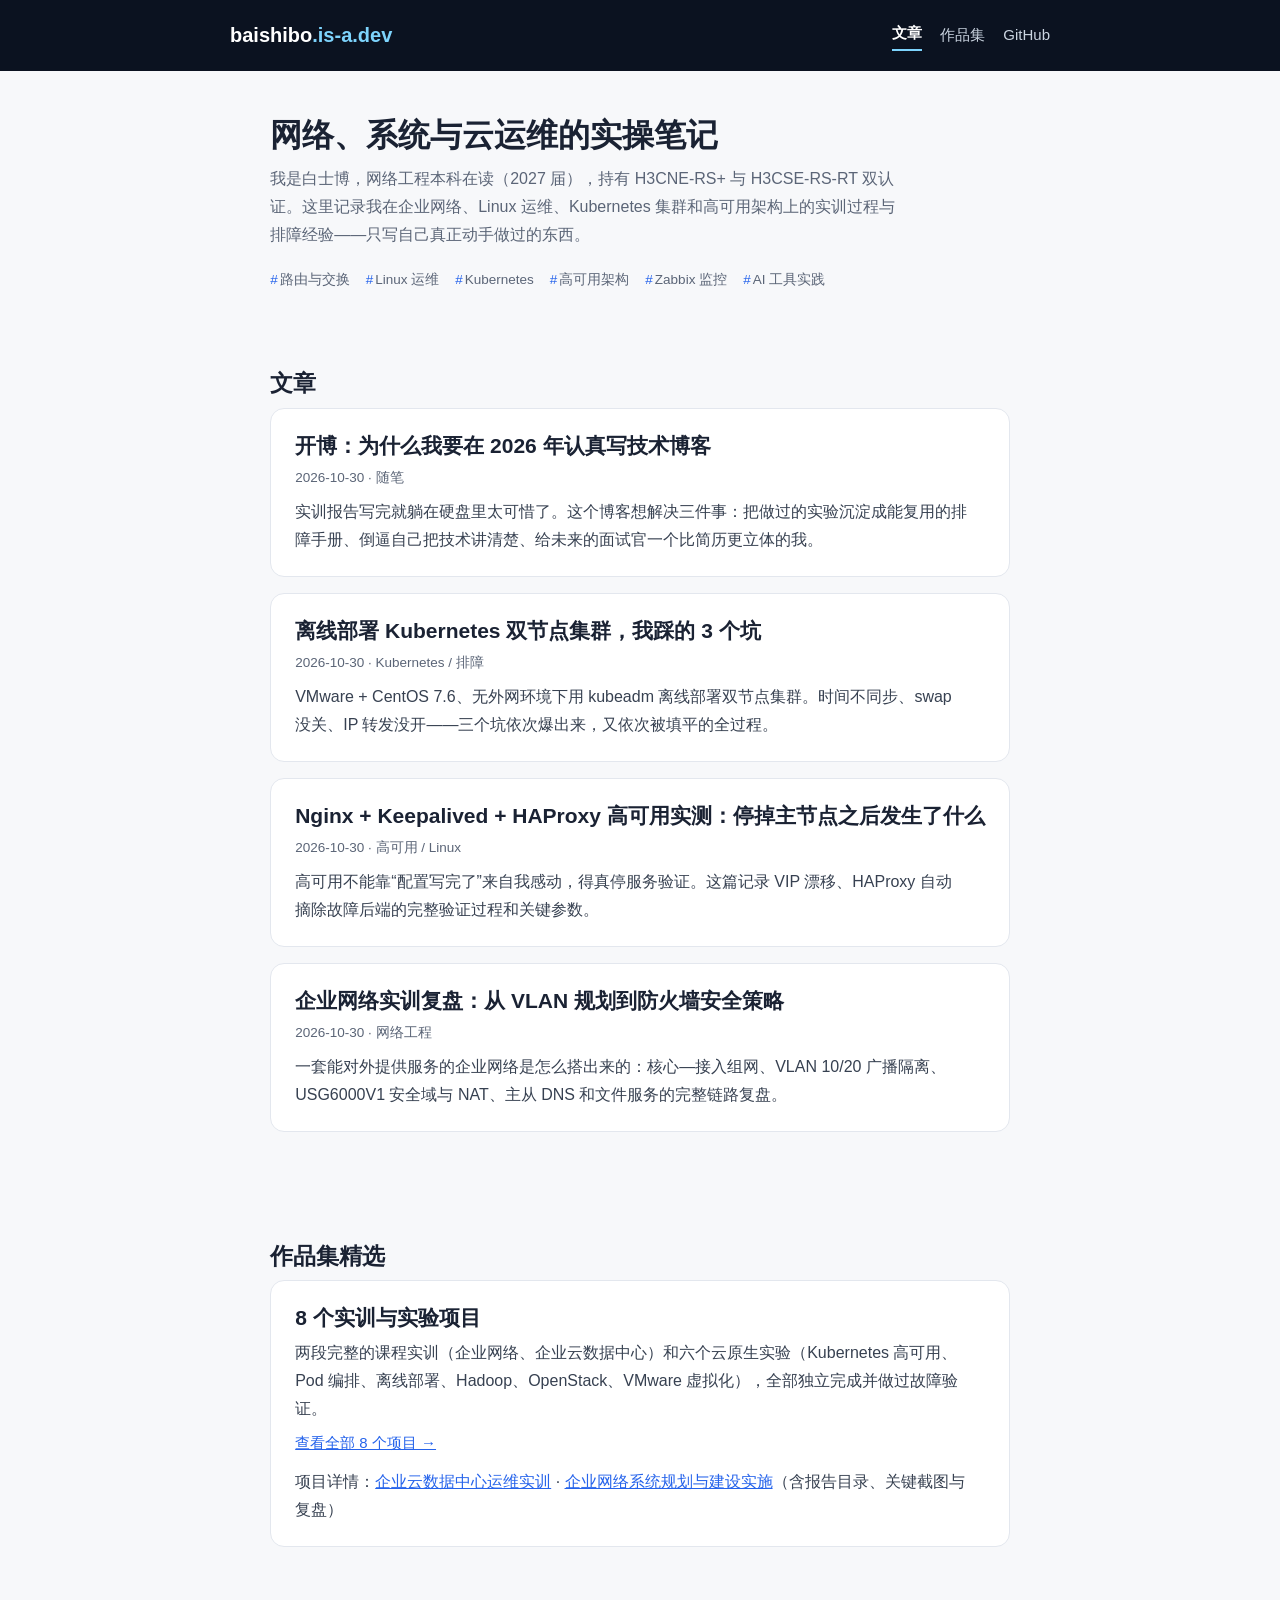
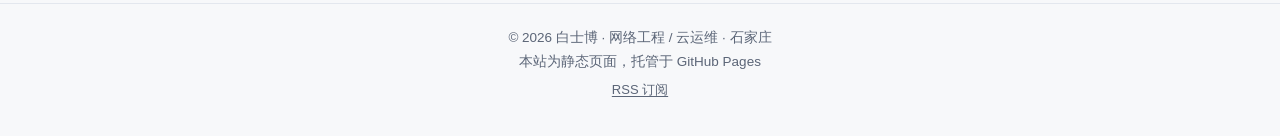
<file: index.html>
<!DOCTYPE html>
<html lang="zh-CN">
<head>
<meta charset="UTF-8">
<meta name="google-site-verification" content="-SuaZICptMOiJ36lC01HaaZUCZk_WrLurkJ2dooLyWc" />
<meta name="google-site-verification" content="ywZniHDRK1raxogZPt6uzIMZEnrL65qE5nHCJdhJmlw" />
<meta name="viewport" content="width=device-width, initial-scale=1.0">
<title>白士博的技术博客 — 网络 · Linux · 云运维</title>
<link rel="canonical" href="https://baishibo.is-a.dev/">
<meta property="og:type" content="website">
<meta property="og:site_name" content="白士博的技术博客">
<meta property="og:locale" content="zh_CN">
<meta property="og:title" content="白士博的技术博客 — 网络 · Linux · 云运维">
<meta property="og:description" content="白士博的技术博客：网络工程、Linux 运维、Kubernetes 与高可用架构的实训记录和排障笔记。">
<meta property="og:url" content="https://baishibo.is-a.dev/">
<meta property="og:image" content="https://baishibo.is-a.dev/assets/og-default.png">
<meta property="og:image:width" content="1200">
<meta property="og:image:height" content="630">
<meta name="twitter:card" content="summary_large_image">
<meta name="twitter:title" content="白士博的技术博客 — 网络 · Linux · 云运维">
<meta name="twitter:description" content="白士博的技术博客：网络工程、Linux 运维、Kubernetes 与高可用架构的实训记录和排障笔记。">
<meta name="twitter:image" content="https://baishibo.is-a.dev/assets/og-default.png">
<link rel="alternate" type="application/rss+xml" title="白士博的技术博客 RSS" href="feed.xml">
<meta name="description" content="白士博的技术博客：网络工程、Linux 运维、Kubernetes 与高可用架构的实训记录和排障笔记。">
<link rel="stylesheet" href="assets/style.css">
<link rel="icon" type="image/svg+xml" href="assets/favicon.svg">
<link rel="apple-touch-icon" href="assets/apple-touch-icon.png">

<script type="application/ld+json">
{
  "@context": "https://schema.org",
  "@graph": [
    {
      "@type": "Blog",
      "name": "白士博的技术博客",
      "url": "https://baishibo.is-a.dev/",
      "description": "白士博的技术博客：网络工程、Linux 运维、Kubernetes 与高可用架构的实训记录和排障笔记。",
      "inLanguage": "zh-CN",
      "author": {
        "@type": "Person",
        "name": "白士博",
        "url": "https://baishibo.is-a.dev/",
        "sameAs": [
          "https://github.com/bai265272-rgb"
        ],
        "description": "2027 届网络工程本科在读，持 H3CNE-RS+ 与 H3CSE-RS-RT 双认证，专注网络工程、Linux 运维与 Kubernetes 高可用。"
      }
    },
    {
      "@type": "Person",
      "name": "白士博",
      "url": "https://baishibo.is-a.dev/",
      "sameAs": [
        "https://github.com/bai265272-rgb"
      ],
      "description": "2027 届网络工程本科在读，持 H3CNE-RS+ 与 H3CSE-RS-RT 双认证，专注网络工程、Linux 运维与 Kubernetes 高可用。"
    }
  ]
}
</script>
</head>
<body>
<a class="skip-link" href="#main">跳到正文</a>
<header class="site">
  <div class="wrap">
    <a class="logo" href="index.html">baishibo<span>.is-a.dev</span></a>
    <nav class="main">
      <a href="index.html" aria-current="page">文章</a>
      <a href="portfolio.html">作品集</a>
      <a href="https://github.com/bai265272-rgb" target="_blank" rel="noopener">GitHub</a>
    </nav>
  </div>
</header>

<main class="wrap" id="main">
  <section class="hero">
    <h1>网络、系统与云运维的实操笔记</h1>
    <p>我是白士博，网络工程本科在读（2027 届），持有 H3CNE-RS+ 与 H3CSE-RS-RT 双认证。这里记录我在企业网络、Linux 运维、Kubernetes 集群和高可用架构上的实训过程与排障经验——只写自己真正动手做过的东西。</p>
    <div class="tags">
      <span class="tag">路由与交换</span><span class="tag">Linux 运维</span><span class="tag">Kubernetes</span><span class="tag">高可用架构</span><span class="tag">Zabbix 监控</span><span class="tag">AI 工具实践</span>
    </div>
  </section>

  <section class="post-list">
    <h2 class="section-head">文章</h2>
    <div class="post-card">
      <h3><a href="posts/hello-blog.html">开博：为什么我要在 2026 年认真写技术博客</a></h3>
      <div class="meta"><time datetime="2026-10-30">2026-10-30</time> · 随笔</div>
      <p>实训报告写完就躺在硬盘里太可惜了。这个博客想解决三件事：把做过的实验沉淀成能复用的排障手册、倒逼自己把技术讲清楚、给未来的面试官一个比简历更立体的我。</p>
    </div>

    <div class="post-card">
      <h3><a href="posts/kubernetes-offline-3-pits.html">离线部署 Kubernetes 双节点集群，我踩的 3 个坑</a></h3>
      <div class="meta"><time datetime="2026-10-30">2026-10-30</time> · Kubernetes / 排障</div>
      <p>VMware + CentOS 7.6、无外网环境下用 kubeadm 离线部署双节点集群。时间不同步、swap 没关、IP 转发没开——三个坑依次爆出来，又依次被填平的全过程。</p>
    </div>

    <div class="post-card">
      <h3><a href="posts/nginx-keepalived-haproxy-ha.html">Nginx + Keepalived + HAProxy 高可用实测：停掉主节点之后发生了什么</a></h3>
      <div class="meta"><time datetime="2026-10-30">2026-10-30</time> · 高可用 / Linux</div>
      <p>高可用不能靠“配置写完了”来自我感动，得真停服务验证。这篇记录 VIP 漂移、HAProxy 自动摘除故障后端的完整验证过程和关键参数。</p>
    </div>

    <div class="post-card">
      <h3><a href="posts/enterprise-network-training.html">企业网络实训复盘：从 VLAN 规划到防火墙安全策略</a></h3>
      <div class="meta"><time datetime="2026-10-30">2026-10-30</time> · 网络工程</div>
      <p>一套能对外提供服务的企业网络是怎么搭出来的：核心—接入组网、VLAN 10/20 广播隔离、USG6000V1 安全域与 NAT、主从 DNS 和文件服务的完整链路复盘。</p>
    </div>
  </section>

  <section class="post-list">
    <h2 class="section-head">作品集精选</h2>
    <div class="post-card">
      <h3><a href="portfolio.html">8 个实训与实验项目</a></h3>
      <p>两段完整的课程实训（企业网络、企业云数据中心）和六个云原生实验（Kubernetes 高可用、Pod 编排、离线部署、Hadoop、OpenStack、VMware 虚拟化），全部独立完成并做过故障验证。</p>
      <p><a class="more-link" href="portfolio.html">查看全部 8 个项目 →</a></p>
      <p>项目详情：<a href="projects/p1.html">企业云数据中心运维实训</a> · <a href="projects/p2.html">企业网络系统规划与建设实施</a>（含报告目录、关键截图与复盘）</p>
    </div>
  </section>
</main>

<footer class="site">
  <div class="wrap">© 2026 白士博 · 网络工程 / 云运维 · 石家庄<br>本站为静态页面，托管于 GitHub Pages<br><a class="rss" href="/feed.xml">RSS 订阅</a></div>
</footer>
</body>
</html>
</file>
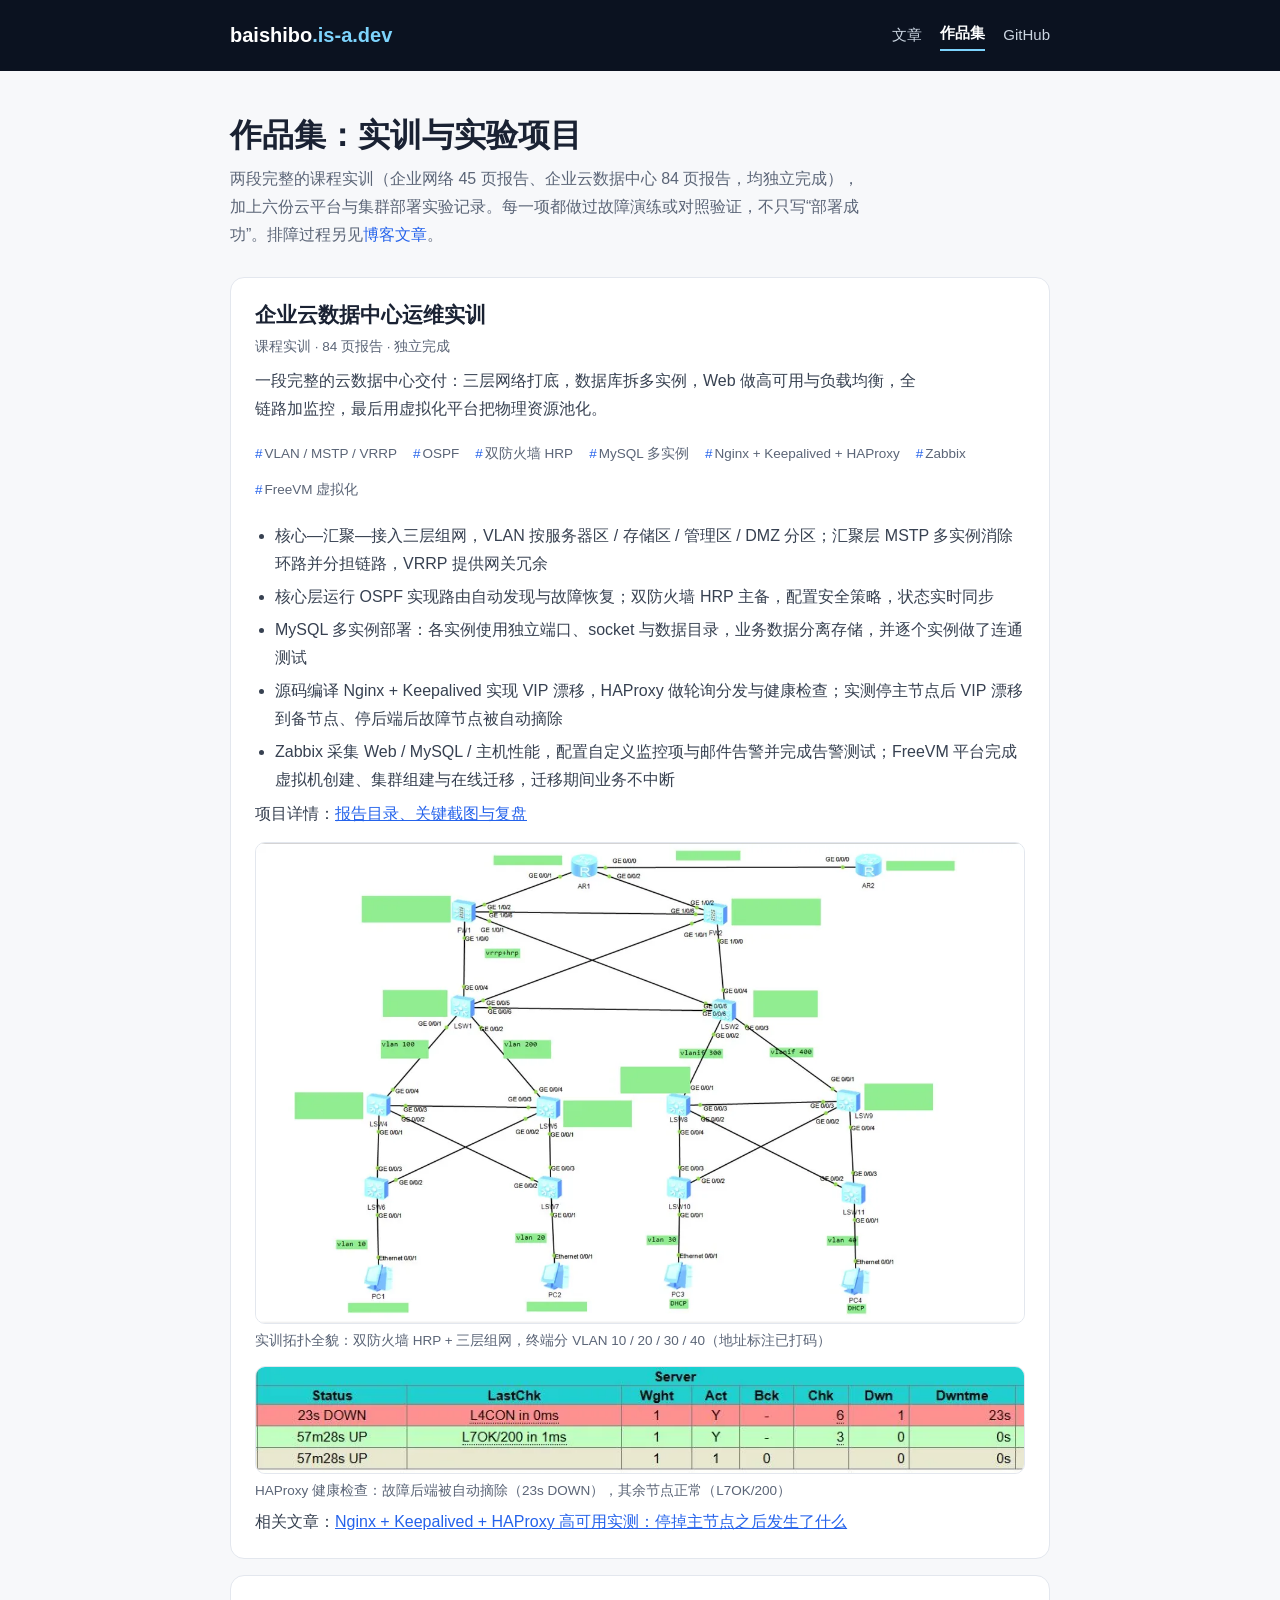
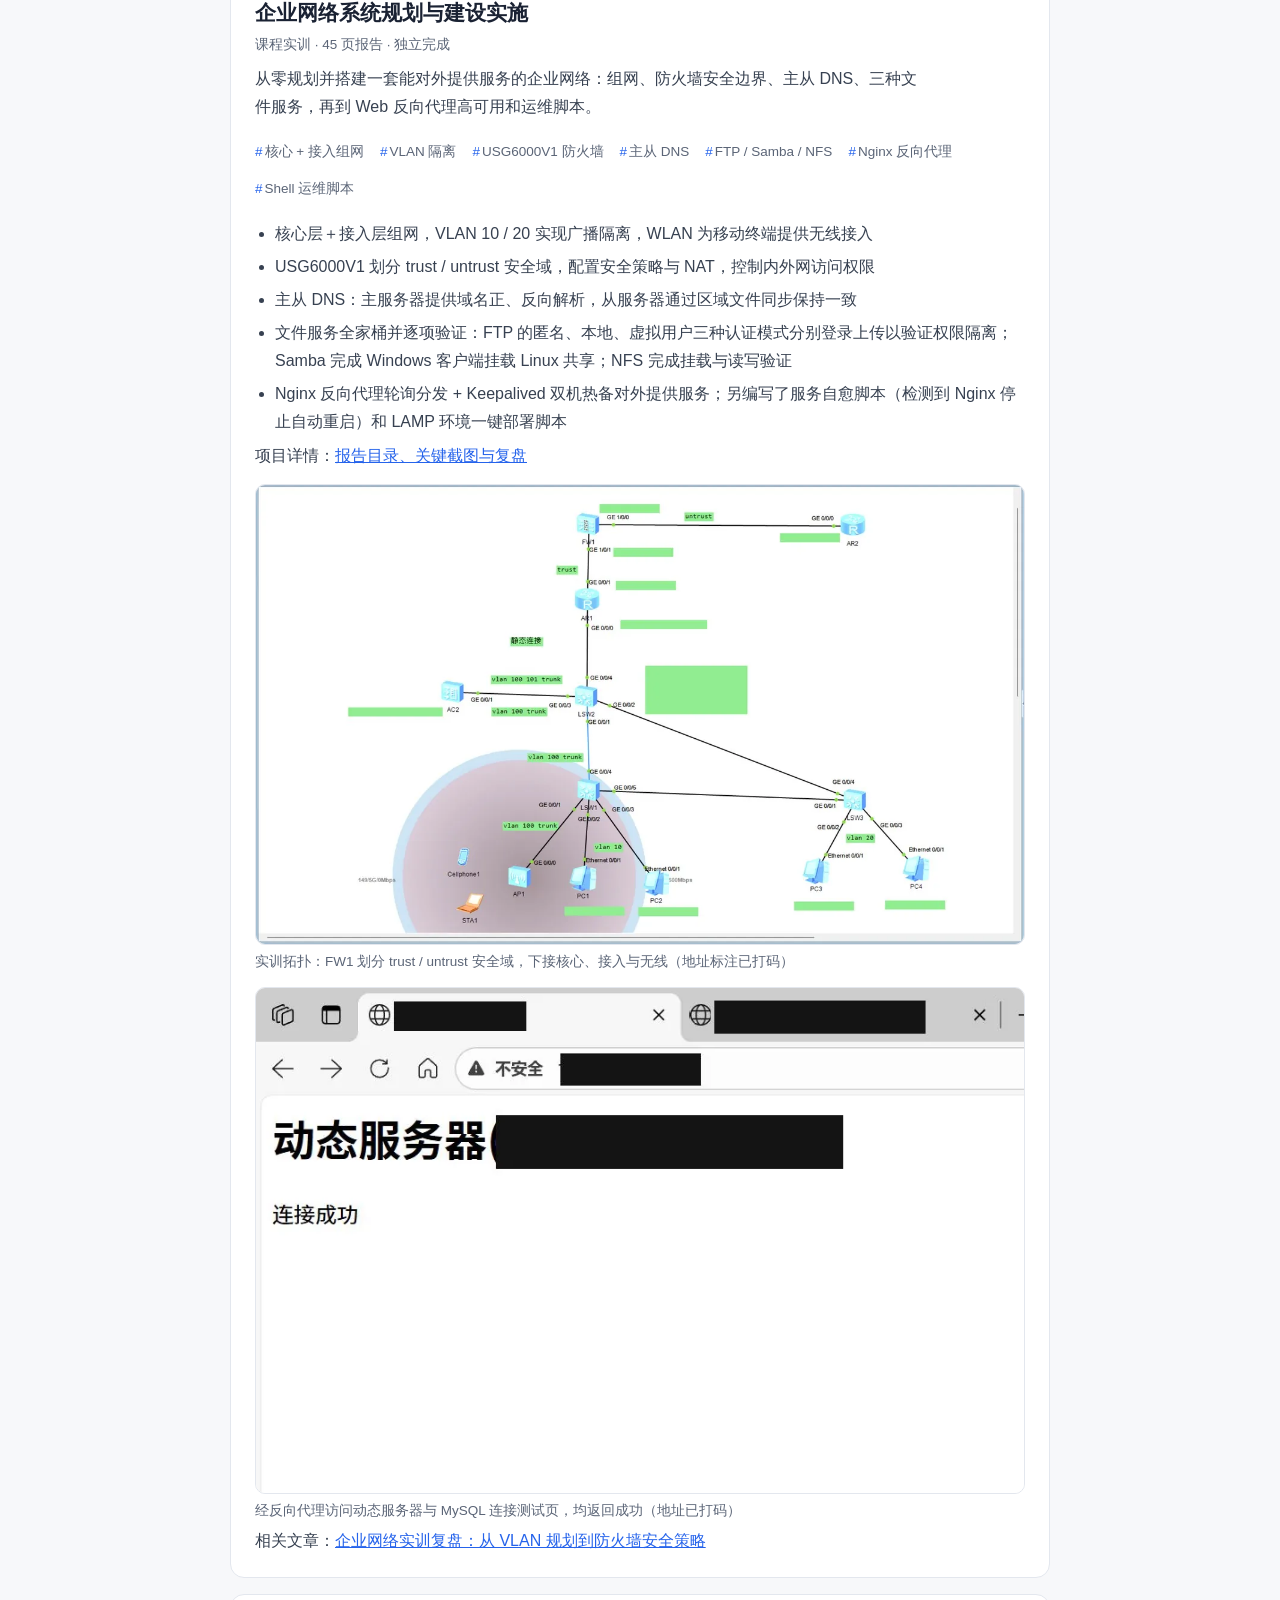
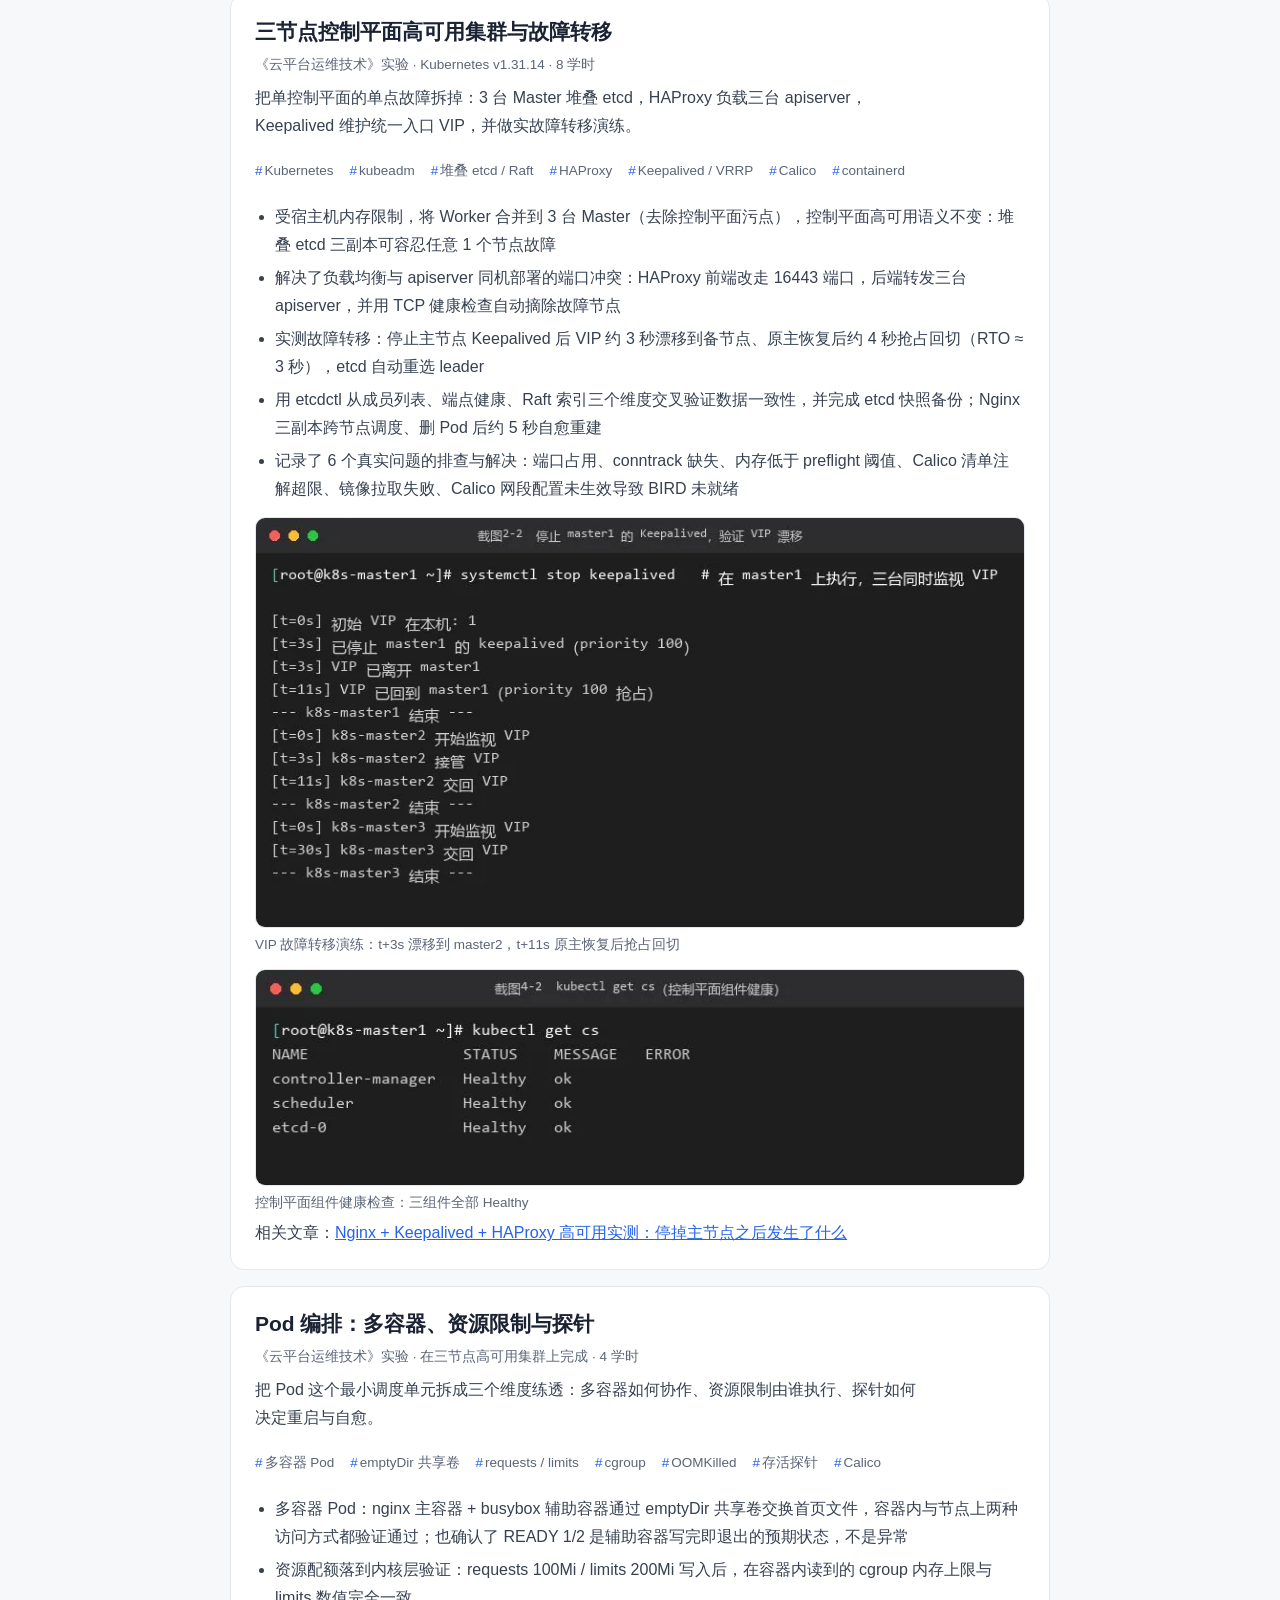
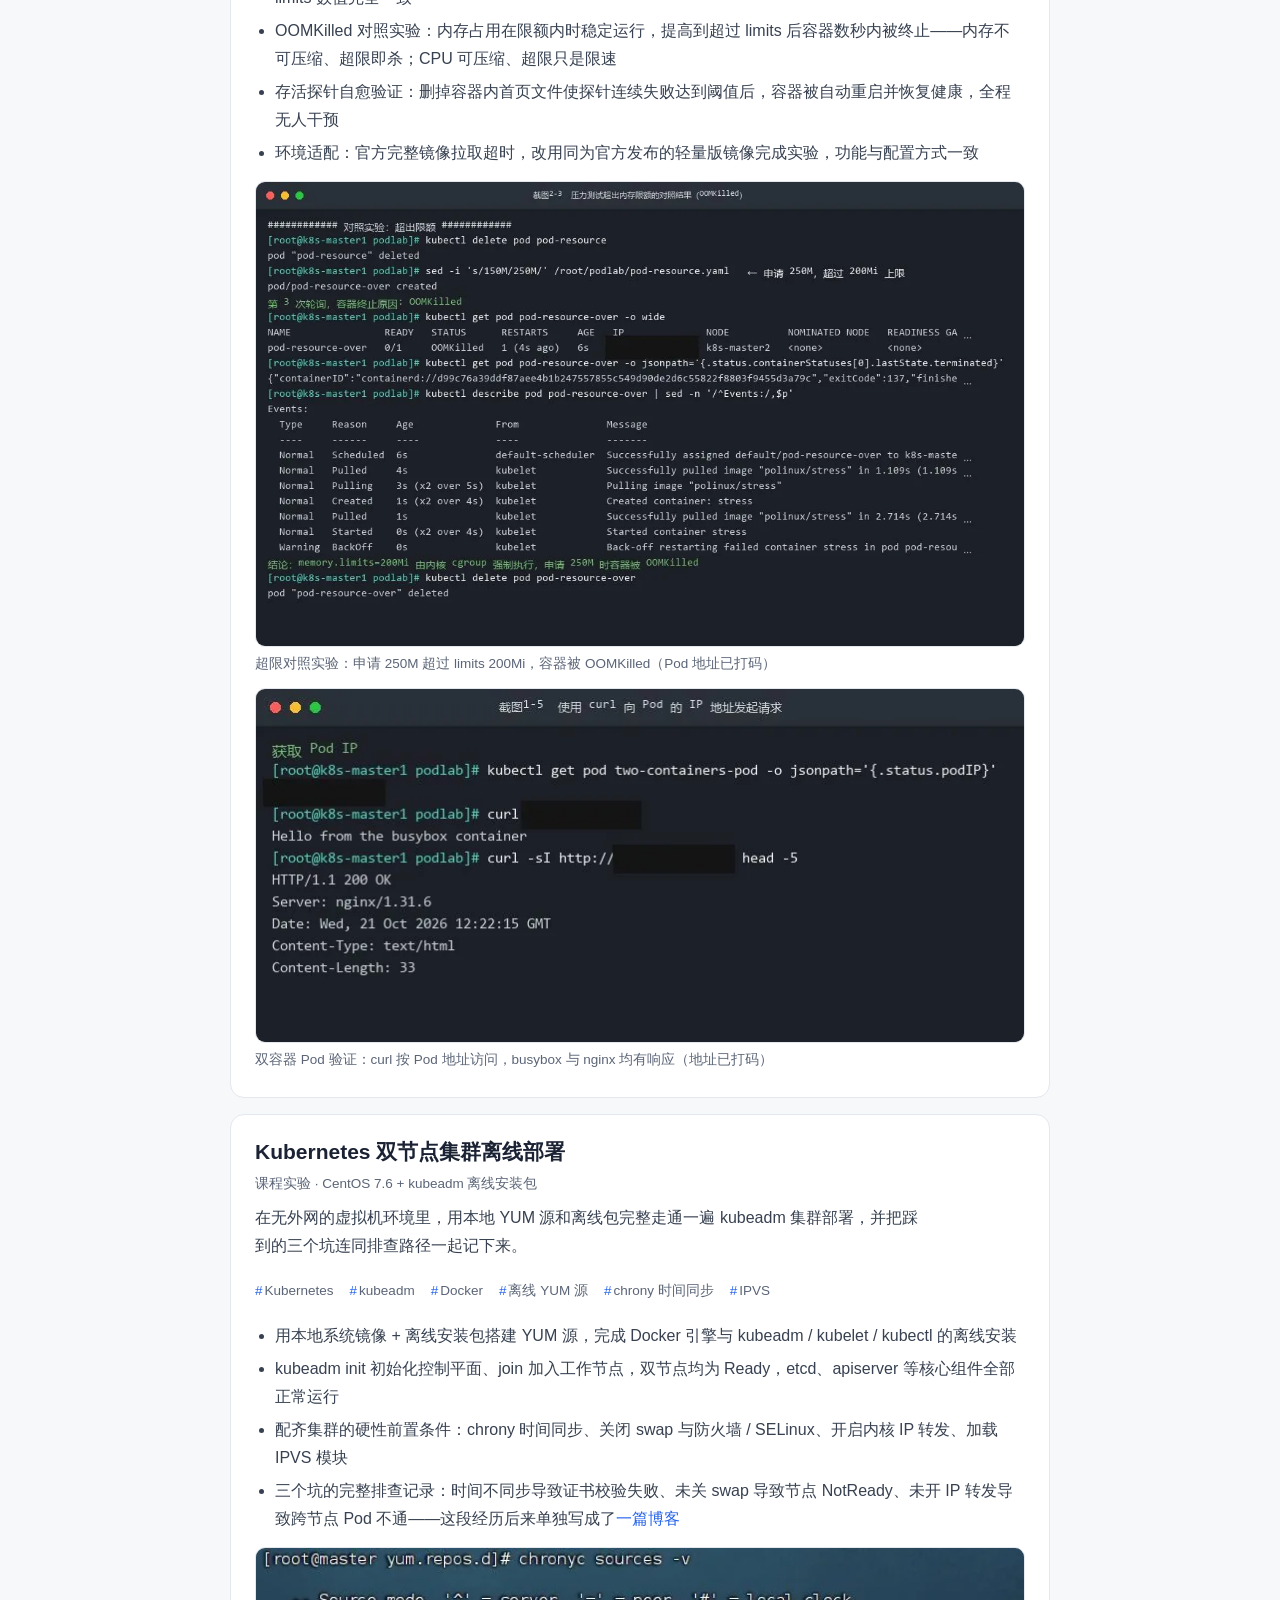
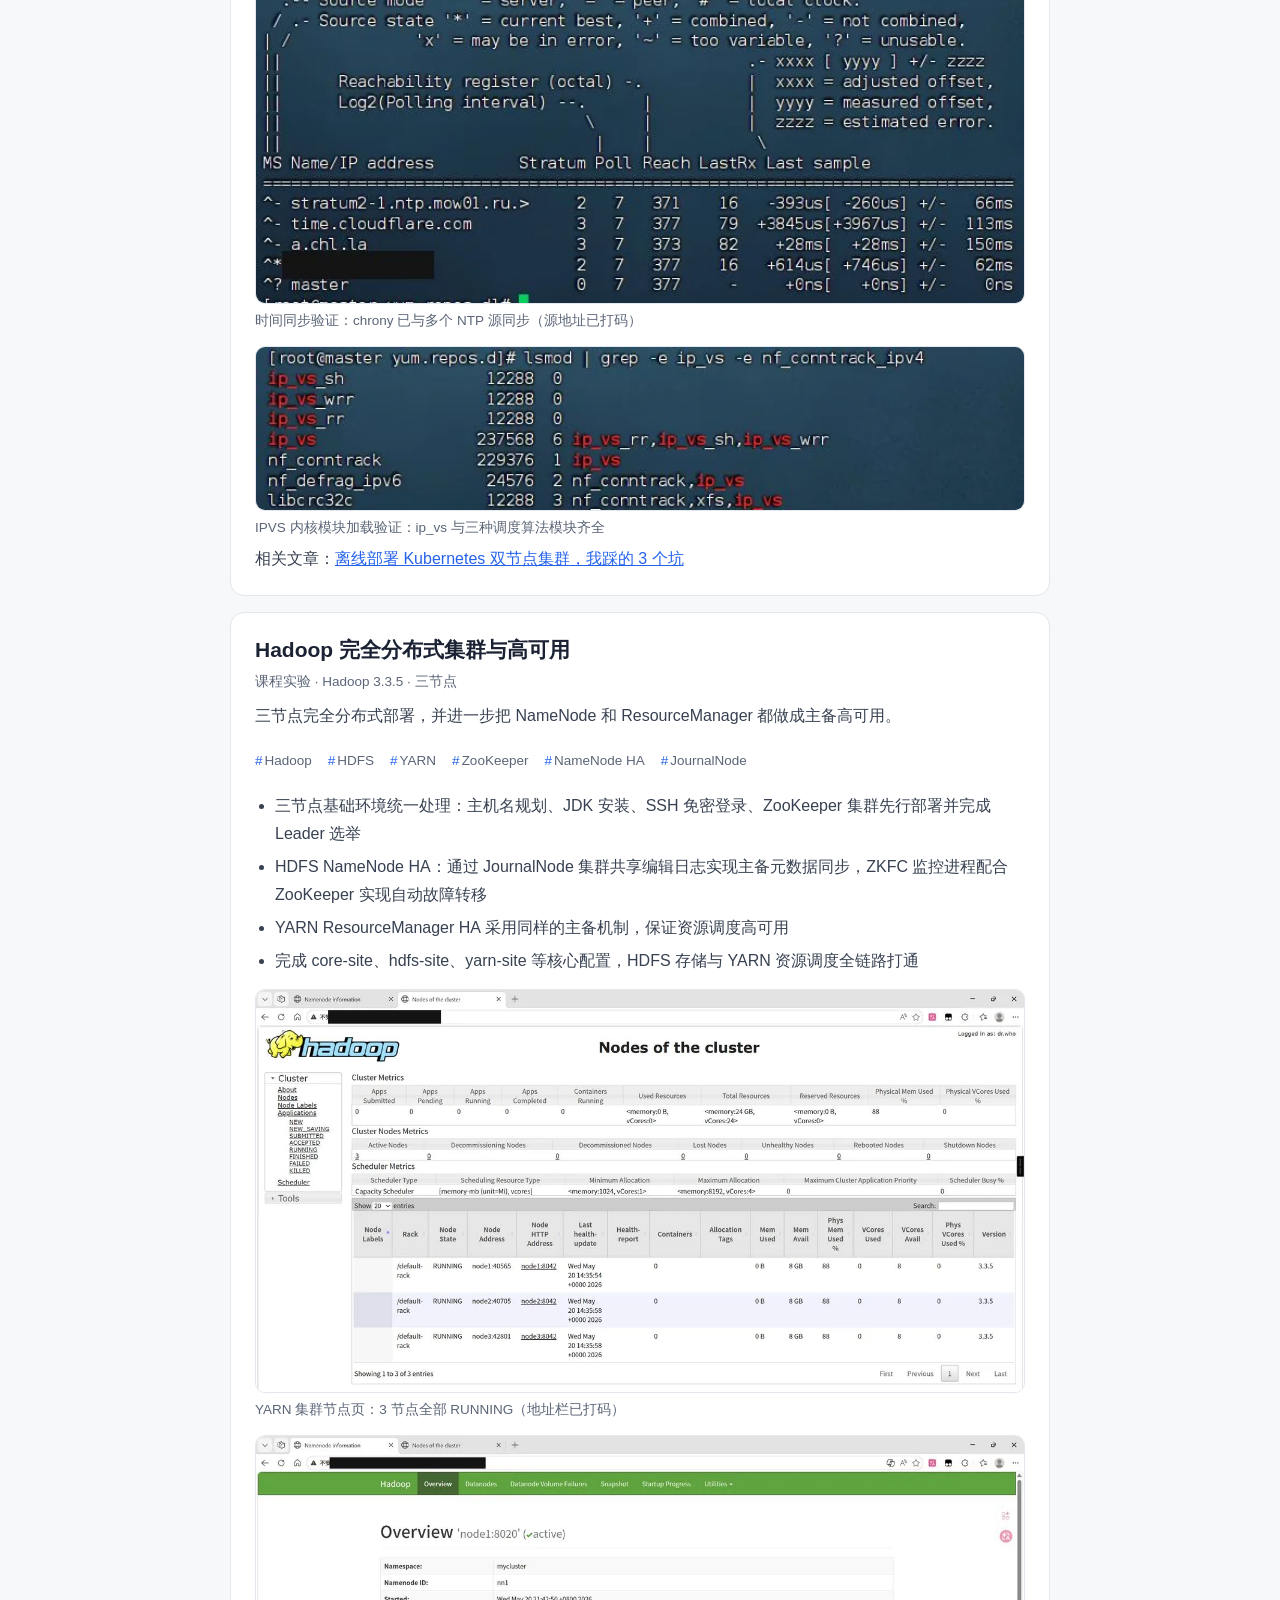
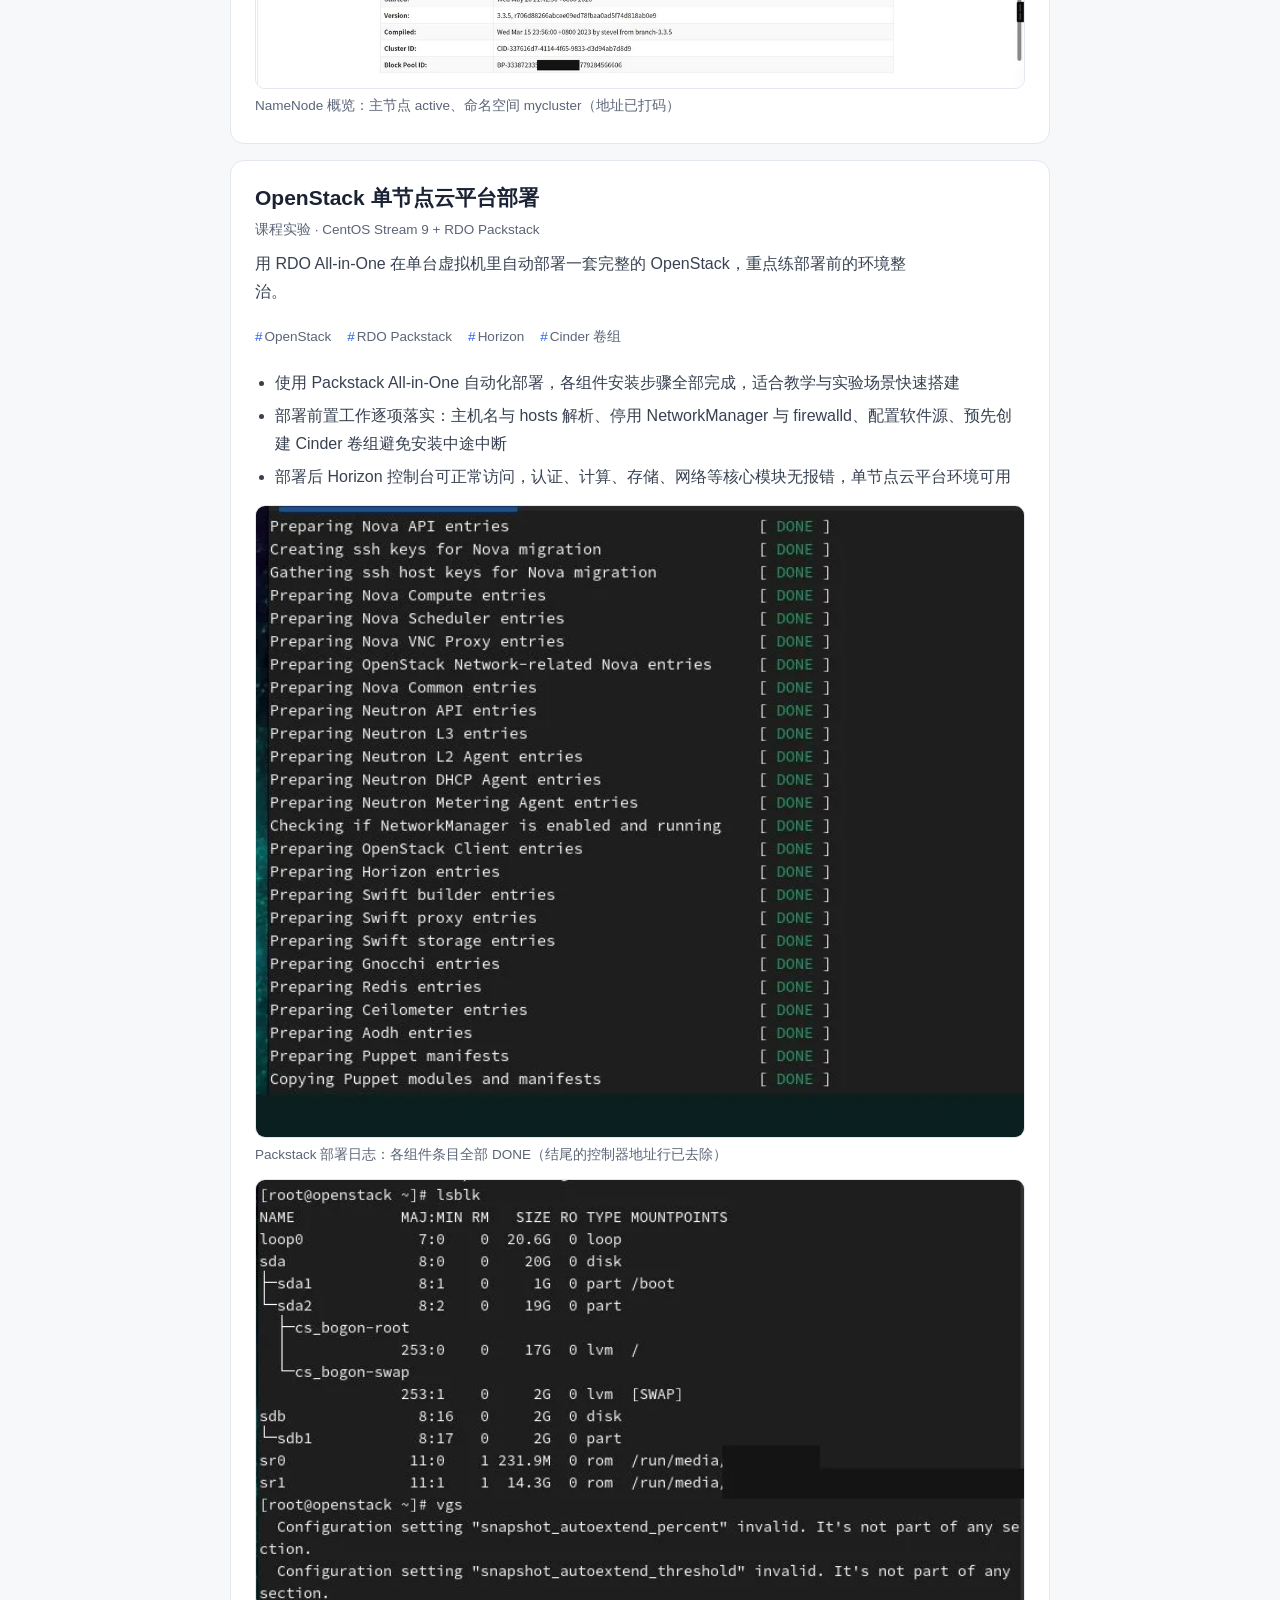
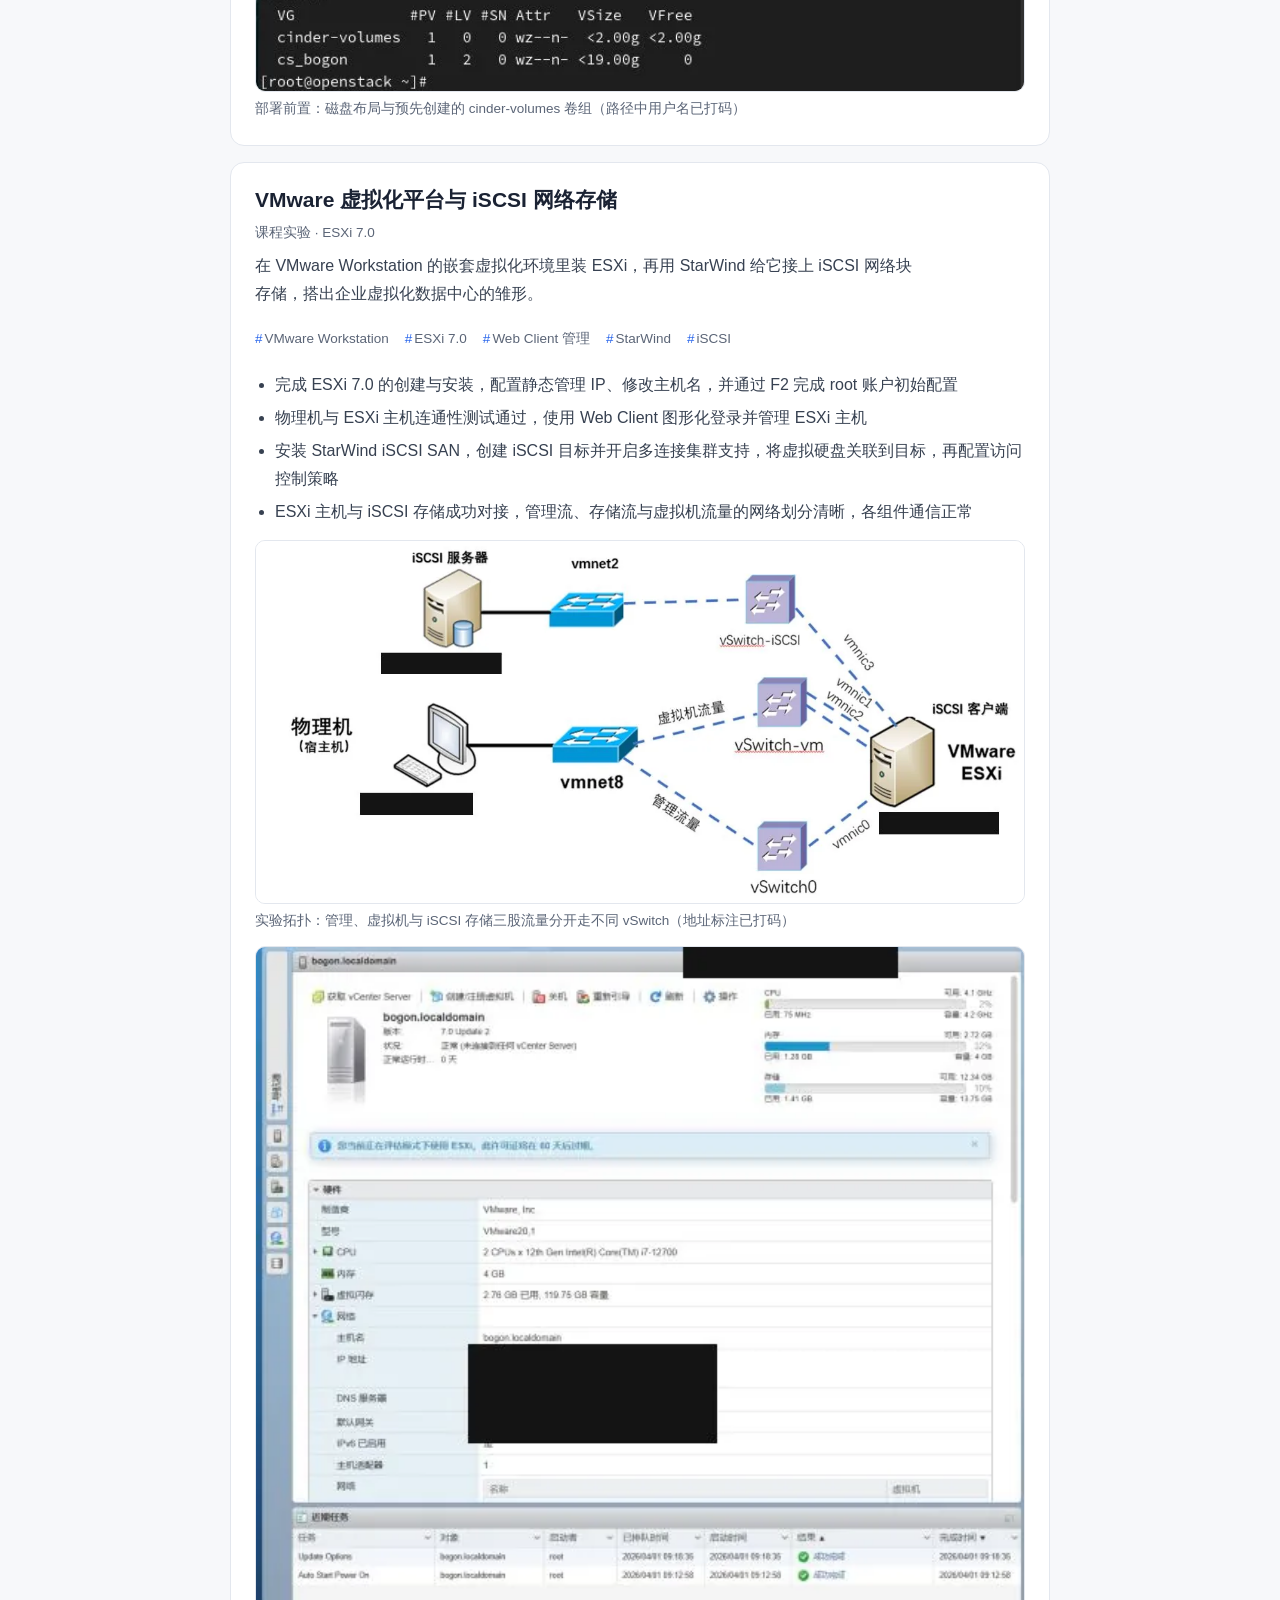
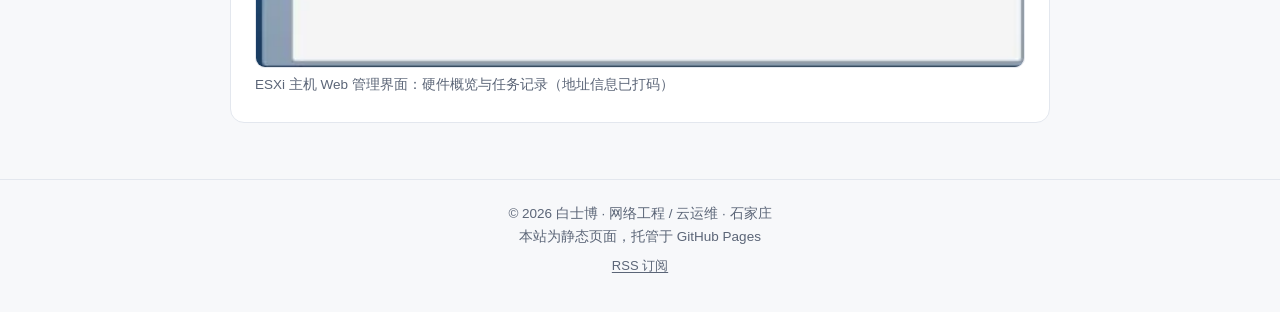
<file: portfolio.html>
<!DOCTYPE html>
<html lang="zh-CN">
<head>
<meta charset="UTF-8">
<meta name="viewport" content="width=device-width, initial-scale=1.0">
<title>作品集 — 白士博的技术博客</title>
<link rel="canonical" href="https://baishibo.is-a.dev/portfolio.html">
<meta property="og:type" content="website">
<meta property="og:site_name" content="白士博的技术博客">
<meta property="og:locale" content="zh_CN">
<meta property="og:title" content="作品集 — 白士博的技术博客">
<meta property="og:description" content="白士博的实训与实验作品集：企业网络、企业云数据中心、Kubernetes 高可用集群、Pod 编排、Hadoop、OpenStack 与 VMware 虚拟化平台。">
<meta property="og:url" content="https://baishibo.is-a.dev/portfolio.html">
<meta property="og:image" content="https://baishibo.is-a.dev/assets/og-default.png">
<meta property="og:image:width" content="1200">
<meta property="og:image:height" content="630">
<meta name="twitter:card" content="summary_large_image">
<meta name="twitter:title" content="作品集 — 白士博的技术博客">
<meta name="twitter:description" content="白士博的实训与实验作品集：企业网络、企业云数据中心、Kubernetes 高可用集群、Pod 编排、Hadoop、OpenStack 与 VMware 虚拟化平台。">
<meta name="twitter:image" content="https://baishibo.is-a.dev/assets/og-default.png">
<link rel="alternate" type="application/rss+xml" title="白士博的技术博客 RSS" href="feed.xml">
<meta name="description" content="白士博的实训与实验作品集：企业网络、企业云数据中心、Kubernetes 高可用集群、Pod 编排、Hadoop、OpenStack 与 VMware 虚拟化平台。">
<script type="application/ld+json">
{
  "@context": "https://schema.org",
  "@type": "CollectionPage",
  "name": "作品集 · 白士博",
  "url": "https://baishibo.is-a.dev/portfolio.html",
  "mainEntity": {
    "@type": "ItemList",
    "itemListElement": [
      {
        "@type": "ListItem",
        "position": 1,
        "item": {
          "@type": "CreativeWork",
          "name": "企业云数据中心运维实训",
          "url": "https://baishibo.is-a.dev/portfolio.html#p1"
        }
      },
      {
        "@type": "ListItem",
        "position": 2,
        "item": {
          "@type": "CreativeWork",
          "name": "企业网络系统规划与建设实施",
          "url": "https://baishibo.is-a.dev/portfolio.html#p2"
        }
      },
      {
        "@type": "ListItem",
        "position": 3,
        "item": {
          "@type": "CreativeWork",
          "name": "三节点控制平面高可用集群与故障转移",
          "url": "https://baishibo.is-a.dev/portfolio.html#p3"
        }
      },
      {
        "@type": "ListItem",
        "position": 4,
        "item": {
          "@type": "CreativeWork",
          "name": "Pod 编排：多容器、资源限制与探针",
          "url": "https://baishibo.is-a.dev/portfolio.html#p4"
        }
      },
      {
        "@type": "ListItem",
        "position": 5,
        "item": {
          "@type": "CreativeWork",
          "name": "Kubernetes 双节点集群离线部署",
          "url": "https://baishibo.is-a.dev/portfolio.html#p5"
        }
      },
      {
        "@type": "ListItem",
        "position": 6,
        "item": {
          "@type": "CreativeWork",
          "name": "Hadoop 完全分布式集群与高可用",
          "url": "https://baishibo.is-a.dev/portfolio.html#p6"
        }
      },
      {
        "@type": "ListItem",
        "position": 7,
        "item": {
          "@type": "CreativeWork",
          "name": "OpenStack 单节点云平台部署",
          "url": "https://baishibo.is-a.dev/portfolio.html#p7"
        }
      },
      {
        "@type": "ListItem",
        "position": 8,
        "item": {
          "@type": "CreativeWork",
          "name": "VMware 虚拟化平台与 iSCSI 网络存储",
          "url": "https://baishibo.is-a.dev/portfolio.html#p8"
        }
      }
    ]
  }
}
</script>
<link rel="stylesheet" href="assets/style.css">
<link rel="icon" type="image/svg+xml" href="assets/favicon.svg">
<link rel="apple-touch-icon" href="assets/apple-touch-icon.png">
</head>
<body>
<a class="skip-link" href="#main">跳到正文</a>
<header class="site">
  <div class="wrap">
    <a class="logo" href="index.html">baishibo<span>.is-a.dev</span></a>
    <nav class="main">
      <a href="index.html">文章</a>
      <a href="portfolio.html" aria-current="page">作品集</a>
      <a href="https://github.com/bai265272-rgb" target="_blank" rel="noopener">GitHub</a>
    </nav>
  </div>
</header>

<main class="wrap" id="main">
  <section class="hero">
    <h1>作品集：实训与实验项目</h1>
    <p>两段完整的课程实训（企业网络 45 页报告、企业云数据中心 84 页报告，均独立完成），加上六份云平台与集群部署实验记录。每一项都做过故障演练或对照验证，不只写“部署成功”。排障过程另见<a href="index.html">博客文章</a>。</p>
  </section>

  <section class="post-list">

    <div class="post-card" id="p1">
      <h3>企业云数据中心运维实训</h3>
      <div class="meta">课程实训 · 84 页报告 · 独立完成</div>
      <p>一段完整的云数据中心交付：三层网络打底，数据库拆多实例，Web 做高可用与负载均衡，全链路加监控，最后用虚拟化平台把物理资源池化。</p>
      <div class="tags">
        <span class="tag">VLAN / MSTP / VRRP</span><span class="tag">OSPF</span><span class="tag">双防火墙 HRP</span><span class="tag">MySQL 多实例</span><span class="tag">Nginx + Keepalived + HAProxy</span><span class="tag">Zabbix</span><span class="tag">FreeVM 虚拟化</span>
      </div>
      <ul class="points">
        <li>核心—汇聚—接入三层组网，VLAN 按服务器区 / 存储区 / 管理区 / DMZ 分区；汇聚层 MSTP 多实例消除环路并分担链路，VRRP 提供网关冗余</li>
        <li>核心层运行 OSPF 实现路由自动发现与故障恢复；双防火墙 HRP 主备，配置安全策略，状态实时同步</li>
        <li>MySQL 多实例部署：各实例使用独立端口、socket 与数据目录，业务数据分离存储，并逐个实例做了连通测试</li>
        <li>源码编译 Nginx + Keepalived 实现 VIP 漂移，HAProxy 做轮询分发与健康检查；实测停主节点后 VIP 漂移到备节点、停后端后故障节点被自动摘除</li>
        <li>Zabbix 采集 Web / MySQL / 主机性能，配置自定义监控项与邮件告警并完成告警测试；FreeVM 平台完成虚拟机创建、集群组建与在线迁移，迁移期间业务不中断</li>
      </ul>
      <p class="rel-article">项目详情：<a href="projects/p1.html">报告目录、关键截图与复盘</a></p>
      <figure><a href="assets/img/p1-topology.webp" target="_blank" rel="noopener"><img width="1280" height="801" src="assets/img/p1-topology.webp" alt="企业云数据中心网络拓扑图：双路由器、双防火墙、核心与汇聚交换机及四个 VLAN 的终端（地址标注已打码）" loading="lazy"></a><figcaption>实训拓扑全貌：双防火墙 HRP + 三层组网，终端分 VLAN 10 / 20 / 30 / 40（地址标注已打码）</figcaption></figure>
      <figure><a href="assets/img/p1-haproxy-stats.webp" target="_blank" rel="noopener"><img width="852" height="118" src="assets/img/p1-haproxy-stats.webp" alt="HAProxy 状态页局部：一台后端显示 DOWN（L4CON），其余两台 UP（L7OK/200）" loading="lazy"></a><figcaption>HAProxy 健康检查：故障后端被自动摘除（23s DOWN），其余节点正常（L7OK/200）</figcaption></figure>
      <p class="rel-article">相关文章：<a href="posts/nginx-keepalived-haproxy-ha.html">Nginx + Keepalived + HAProxy 高可用实测：停掉主节点之后发生了什么</a></p>
    </div>

    <div class="post-card" id="p2">
      <h3>企业网络系统规划与建设实施</h3>
      <div class="meta">课程实训 · 45 页报告 · 独立完成</div>
      <p>从零规划并搭建一套能对外提供服务的企业网络：组网、防火墙安全边界、主从 DNS、三种文件服务，再到 Web 反向代理高可用和运维脚本。</p>
      <div class="tags">
        <span class="tag">核心 + 接入组网</span><span class="tag">VLAN 隔离</span><span class="tag">USG6000V1 防火墙</span><span class="tag">主从 DNS</span><span class="tag">FTP / Samba / NFS</span><span class="tag">Nginx 反向代理</span><span class="tag">Shell 运维脚本</span>
      </div>
      <ul class="points">
        <li>核心层＋接入层组网，VLAN 10 / 20 实现广播隔离，WLAN 为移动终端提供无线接入</li>
        <li>USG6000V1 划分 trust / untrust 安全域，配置安全策略与 NAT，控制内外网访问权限</li>
        <li>主从 DNS：主服务器提供域名正、反向解析，从服务器通过区域文件同步保持一致</li>
        <li>文件服务全家桶并逐项验证：FTP 的匿名、本地、虚拟用户三种认证模式分别登录上传以验证权限隔离；Samba 完成 Windows 客户端挂载 Linux 共享；NFS 完成挂载与读写验证</li>
        <li>Nginx 反向代理轮询分发 + Keepalived 双机热备对外提供服务；另编写了服务自愈脚本（检测到 Nginx 停止自动重启）和 LAMP 环境一键部署脚本</li>
      </ul>
      <p class="rel-article">项目详情：<a href="projects/p2.html">报告目录、关键截图与复盘</a></p>
      <figure><a href="assets/img/p2-topology.webp" target="_blank" rel="noopener"><img width="1280" height="765" src="assets/img/p2-topology.webp" alt="企业网络拓扑图：防火墙划分 trust/untrust 区、核心与接入交换机、无线 AC/AP 与终端（地址标注已打码）" loading="lazy"></a><figcaption>实训拓扑：FW1 划分 trust / untrust 安全域，下接核心、接入与无线（地址标注已打码）</figcaption></figure>
      <figure><a href="assets/img/p2-nginx-dynamic.webp" target="_blank" rel="noopener"><img width="858" height="564" src="assets/img/p2-nginx-dynamic.webp" alt="浏览器访问动态服务器页面显示连接成功（地址已打码），另一标签页为 MySQL 连接测试页" loading="lazy"></a><figcaption>经反向代理访问动态服务器与 MySQL 连接测试页，均返回成功（地址已打码）</figcaption></figure>
      <p class="rel-article">相关文章：<a href="posts/enterprise-network-training.html">企业网络实训复盘：从 VLAN 规划到防火墙安全策略</a></p>
    </div>

    <div class="post-card" id="p3">
      <h3>三节点控制平面高可用集群与故障转移</h3>
      <div class="meta">《云平台运维技术》实验 · Kubernetes v1.31.14 · 8 学时</div>
      <p>把单控制平面的单点故障拆掉：3 台 Master 堆叠 etcd，HAProxy 负载三台 apiserver，Keepalived 维护统一入口 VIP，并做实故障转移演练。</p>
      <div class="tags">
        <span class="tag">Kubernetes</span><span class="tag">kubeadm</span><span class="tag">堆叠 etcd / Raft</span><span class="tag">HAProxy</span><span class="tag">Keepalived / VRRP</span><span class="tag">Calico</span><span class="tag">containerd</span>
      </div>
      <ul class="points">
        <li>受宿主机内存限制，将 Worker 合并到 3 台 Master（去除控制平面污点），控制平面高可用语义不变：堆叠 etcd 三副本可容忍任意 1 个节点故障</li>
        <li>解决了负载均衡与 apiserver 同机部署的端口冲突：HAProxy 前端改走 16443 端口，后端转发三台 apiserver，并用 TCP 健康检查自动摘除故障节点</li>
        <li>实测故障转移：停止主节点 Keepalived 后 VIP 约 3 秒漂移到备节点、原主恢复后约 4 秒抢占回切（RTO ≈ 3 秒），etcd 自动重选 leader</li>
        <li>用 etcdctl 从成员列表、端点健康、Raft 索引三个维度交叉验证数据一致性，并完成 etcd 快照备份；Nginx 三副本跨节点调度、删 Pod 后约 5 秒自愈重建</li>
        <li>记录了 6 个真实问题的排查与解决：端口占用、conntrack 缺失、内存低于 preflight 阈值、Calico 清单注解超限、镜像拉取失败、Calico 网段配置未生效导致 BIRD 未就绪</li>
      </ul>
      <figure><a href="assets/img/p3-vip-failover.webp" target="_blank" rel="noopener"><img width="804" height="428" src="assets/img/p3-vip-failover.webp" alt="停止 master1 的 Keepalived 后三台节点同时监视 VIP 的时间线：3 秒漂移、11 秒回切" loading="lazy"></a><figcaption>VIP 故障转移演练：t+3s 漂移到 master2，t+11s 原主恢复后抢占回切</figcaption></figure>
      <figure><a href="assets/img/p3-component-health.webp" target="_blank" rel="noopener"><img width="760" height="212" src="assets/img/p3-component-health.webp" alt="kubectl get cs 输出：controller-manager、scheduler、etcd-0 均为 Healthy" loading="lazy"></a><figcaption>控制平面组件健康检查：三组件全部 Healthy</figcaption></figure>
      <p class="rel-article">相关文章：<a href="posts/nginx-keepalived-haproxy-ha.html">Nginx + Keepalived + HAProxy 高可用实测：停掉主节点之后发生了什么</a></p>
    </div>

    <div class="post-card" id="p4">
      <h3>Pod 编排：多容器、资源限制与探针</h3>
      <div class="meta">《云平台运维技术》实验 · 在三节点高可用集群上完成 · 4 学时</div>
      <p>把 Pod 这个最小调度单元拆成三个维度练透：多容器如何协作、资源限制由谁执行、探针如何决定重启与自愈。</p>
      <div class="tags">
        <span class="tag">多容器 Pod</span><span class="tag">emptyDir 共享卷</span><span class="tag">requests / limits</span><span class="tag">cgroup</span><span class="tag">OOMKilled</span><span class="tag">存活探针</span><span class="tag">Calico</span>
      </div>
      <ul class="points">
        <li>多容器 Pod：nginx 主容器 + busybox 辅助容器通过 emptyDir 共享卷交换首页文件，容器内与节点上两种访问方式都验证通过；也确认了 READY 1/2 是辅助容器写完即退出的预期状态，不是异常</li>
        <li>资源配额落到内核层验证：requests 100Mi / limits 200Mi 写入后，在容器内读到的 cgroup 内存上限与 limits 数值完全一致</li>
        <li>OOMKilled 对照实验：内存占用在限额内时稳定运行，提高到超过 limits 后容器数秒内被终止——内存不可压缩、超限即杀；CPU 可压缩、超限只是限速</li>
        <li>存活探针自愈验证：删掉容器内首页文件使探针连续失败达到阈值后，容器被自动重启并恢复健康，全程无人干预</li>
        <li>环境适配：官方完整镜像拉取超时，改用同为官方发布的轻量版镜像完成实验，功能与配置方式一致</li>
      </ul>
      <figure><a href="assets/img/p4-oomkilled.webp" target="_blank" rel="noopener"><img width="1051" height="635" src="assets/img/p4-oomkilled.webp" alt="压力 Pod 申请 250M 超过 200Mi 上限后 kubectl get pod 显示 OOMKilled 及事件记录（Pod 地址已打码）" loading="lazy"></a><figcaption>超限对照实验：申请 250M 超过 limits 200Mi，容器被 OOMKilled（Pod 地址已打码）</figcaption></figure>
      <figure><a href="assets/img/p4-pod-curl.webp" target="_blank" rel="noopener"><img width="771" height="354" src="assets/img/p4-pod-curl.webp" alt="通过 jsonpath 取到 Pod 地址后分别用 curl 访问 busybox 与 nginx 容器并返回内容（地址已打码）" loading="lazy"></a><figcaption>双容器 Pod 验证：curl 按 Pod 地址访问，busybox 与 nginx 均有响应（地址已打码）</figcaption></figure>
    </div>

    <div class="post-card" id="p5">
      <h3>Kubernetes 双节点集群离线部署</h3>
      <div class="meta">课程实验 · CentOS 7.6 + kubeadm 离线安装包</div>
      <p>在无外网的虚拟机环境里，用本地 YUM 源和离线包完整走通一遍 kubeadm 集群部署，并把踩到的三个坑连同排查路径一起记下来。</p>
      <div class="tags">
        <span class="tag">Kubernetes</span><span class="tag">kubeadm</span><span class="tag">Docker</span><span class="tag">离线 YUM 源</span><span class="tag">chrony 时间同步</span><span class="tag">IPVS</span>
      </div>
      <ul class="points">
        <li>用本地系统镜像 + 离线安装包搭建 YUM 源，完成 Docker 引擎与 kubeadm / kubelet / kubectl 的离线安装</li>
        <li>kubeadm init 初始化控制平面、join 加入工作节点，双节点均为 Ready，etcd、apiserver 等核心组件全部正常运行</li>
        <li>配齐集群的硬性前置条件：chrony 时间同步、关闭 swap 与防火墙 / SELinux、开启内核 IP 转发、加载 IPVS 模块</li>
        <li>三个坑的完整排查记录：时间不同步导致证书校验失败、未关 swap 导致节点 NotReady、未开 IP 转发导致跨节点 Pod 不通——这段经历后来单独写成了<a href="posts/kubernetes-offline-3-pits.html">一篇博客</a></li>
      </ul>
      <figure><a href="assets/img/p5-chrony.webp" target="_blank" rel="noopener"><img width="707" height="327" src="assets/img/p5-chrony.webp" alt="chronyc sources -v 输出：多个 NTP 源可达、已同步（源地址已打码）" loading="lazy"></a><figcaption>时间同步验证：chrony 已与多个 NTP 源同步（源地址已打码）</figcaption></figure>
      <figure><a href="assets/img/p5-ipvs.webp" target="_blank" rel="noopener"><img width="707" height="150" src="assets/img/p5-ipvs.webp" alt="lsmod 输出显示 ip_vs 及 ip_vs_rr、ip_vs_wrr、ip_vs_sh 模块已加载" loading="lazy"></a><figcaption>IPVS 内核模块加载验证：ip_vs 与三种调度算法模块齐全</figcaption></figure>
      <p class="rel-article">相关文章：<a href="posts/kubernetes-offline-3-pits.html">离线部署 Kubernetes 双节点集群，我踩的 3 个坑</a></p>
    </div>

    <div class="post-card" id="p6">
      <h3>Hadoop 完全分布式集群与高可用</h3>
      <div class="meta">课程实验 · Hadoop 3.3.5 · 三节点</div>
      <p>三节点完全分布式部署，并进一步把 NameNode 和 ResourceManager 都做成主备高可用。</p>
      <div class="tags">
        <span class="tag">Hadoop</span><span class="tag">HDFS</span><span class="tag">YARN</span><span class="tag">ZooKeeper</span><span class="tag">NameNode HA</span><span class="tag">JournalNode</span>
      </div>
      <ul class="points">
        <li>三节点基础环境统一处理：主机名规划、JDK 安装、SSH 免密登录、ZooKeeper 集群先行部署并完成 Leader 选举</li>
        <li>HDFS NameNode HA：通过 JournalNode 集群共享编辑日志实现主备元数据同步，ZKFC 监控进程配合 ZooKeeper 实现自动故障转移</li>
        <li>YARN ResourceManager HA 采用同样的主备机制，保证资源调度高可用</li>
        <li>完成 core-site、hdfs-site、yarn-site 等核心配置，HDFS 存储与 YARN 资源调度全链路打通</li>
      </ul>
      <figure><a href="assets/img/p6-yarn-nodes.webp" target="_blank" rel="noopener"><img width="1280" height="670" src="assets/img/p6-yarn-nodes.webp" alt="YARN ResourceManager 节点页：3 个节点均为 RUNNING，版本 3.3.5（地址栏已打码）" loading="lazy"></a><figcaption>YARN 集群节点页：3 节点全部 RUNNING（地址栏已打码）</figcaption></figure>
      <figure><a href="assets/img/p6-namenode-overview.webp" target="_blank" rel="noopener"><img width="1280" height="421" src="assets/img/p6-namenode-overview.webp" alt="HDFS NameNode 概览页：node1:8020 处于 active 状态，命名空间为 mycluster（地址已打码）" loading="lazy"></a><figcaption>NameNode 概览：主节点 active、命名空间 mycluster（地址已打码）</figcaption></figure>
    </div>

    <div class="post-card" id="p7">
      <h3>OpenStack 单节点云平台部署</h3>
      <div class="meta">课程实验 · CentOS Stream 9 + RDO Packstack</div>
      <p>用 RDO All-in-One 在单台虚拟机里自动部署一套完整的 OpenStack，重点练部署前的环境整治。</p>
      <div class="tags">
        <span class="tag">OpenStack</span><span class="tag">RDO Packstack</span><span class="tag">Horizon</span><span class="tag">Cinder 卷组</span>
      </div>
      <ul class="points">
        <li>使用 Packstack All-in-One 自动化部署，各组件安装步骤全部完成，适合教学与实验场景快速搭建</li>
        <li>部署前置工作逐项落实：主机名与 hosts 解析、停用 NetworkManager 与 firewalld、配置软件源、预先创建 Cinder 卷组避免安装中途中断</li>
        <li>部署后 Horizon 控制台可正常访问，认证、计算、存储、网络等核心模块无报错，单节点云平台环境可用</li>
      </ul>
      <figure><a href="assets/img/p7-packstack.webp" target="_blank" rel="noopener"><img width="667" height="548" src="assets/img/p7-packstack.webp" alt="Packstack 安装日志：Nova、Neutron、Horizon、Swift 等各组件条目全部 DONE" loading="lazy"></a><figcaption>Packstack 部署日志：各组件条目全部 DONE（结尾的控制器地址行已去除）</figcaption></figure>
      <figure><a href="assets/img/p7-cinder-vg.webp" target="_blank" rel="noopener"><img width="695" height="462" src="assets/img/p7-cinder-vg.webp" alt="lsblk 与 vgs 输出：磁盘分区布局与 cinder-volumes 卷组（挂载路径中的用户名已打码）" loading="lazy"></a><figcaption>部署前置：磁盘布局与预先创建的 cinder-volumes 卷组（路径中用户名已打码）</figcaption></figure>
    </div>

    <div class="post-card" id="p8">
      <h3>VMware 虚拟化平台与 iSCSI 网络存储</h3>
      <div class="meta">课程实验 · ESXi 7.0</div>
      <p>在 VMware Workstation 的嵌套虚拟化环境里装 ESXi，再用 StarWind 给它接上 iSCSI 网络块存储，搭出企业虚拟化数据中心的雏形。</p>
      <div class="tags">
        <span class="tag">VMware Workstation</span><span class="tag">ESXi 7.0</span><span class="tag">Web Client 管理</span><span class="tag">StarWind</span><span class="tag">iSCSI</span>
      </div>
      <ul class="points">
        <li>完成 ESXi 7.0 的创建与安装，配置静态管理 IP、修改主机名，并通过 F2 完成 root 账户初始配置</li>
        <li>物理机与 ESXi 主机连通性测试通过，使用 Web Client 图形化登录并管理 ESXi 主机</li>
        <li>安装 StarWind iSCSI SAN，创建 iSCSI 目标并开启多连接集群支持，将虚拟硬盘关联到目标，再配置访问控制策略</li>
        <li>ESXi 主机与 iSCSI 存储成功对接，管理流、存储流与虚拟机流量的网络划分清晰，各组件通信正常</li>
      </ul>
      <figure><a href="assets/img/p8-topology.webp" target="_blank" rel="noopener"><img width="1107" height="522" src="assets/img/p8-topology.webp" alt="VMware 实验拓扑图：物理机经 vmnet8 接 ESXi，iSCSI 服务器经 vmnet2 与 vSwitch-iSCSI 提供存储（地址标注已打码）" loading="lazy"></a><figcaption>实验拓扑：管理、虚拟机与 iSCSI 存储三股流量分开走不同 vSwitch（地址标注已打码）</figcaption></figure>
      <figure><a href="assets/img/p8-esxi-host.webp" target="_blank" rel="noopener"><img width="518" height="486" src="assets/img/p8-esxi-host.webp" alt="ESXi 主机管理界面：主机硬件与资源概览、近期任务成功记录（地址信息已打码）" loading="lazy"></a><figcaption>ESXi 主机 Web 管理界面：硬件概览与任务记录（地址信息已打码）</figcaption></figure>
    </div>

  </section>
</main>

<footer class="site">
  <div class="wrap">© 2026 白士博 · 网络工程 / 云运维 · 石家庄<br>本站为静态页面，托管于 GitHub Pages<br><a class="rss" href="/feed.xml">RSS 订阅</a></div>
</footer>
</body>
</html>
</file>
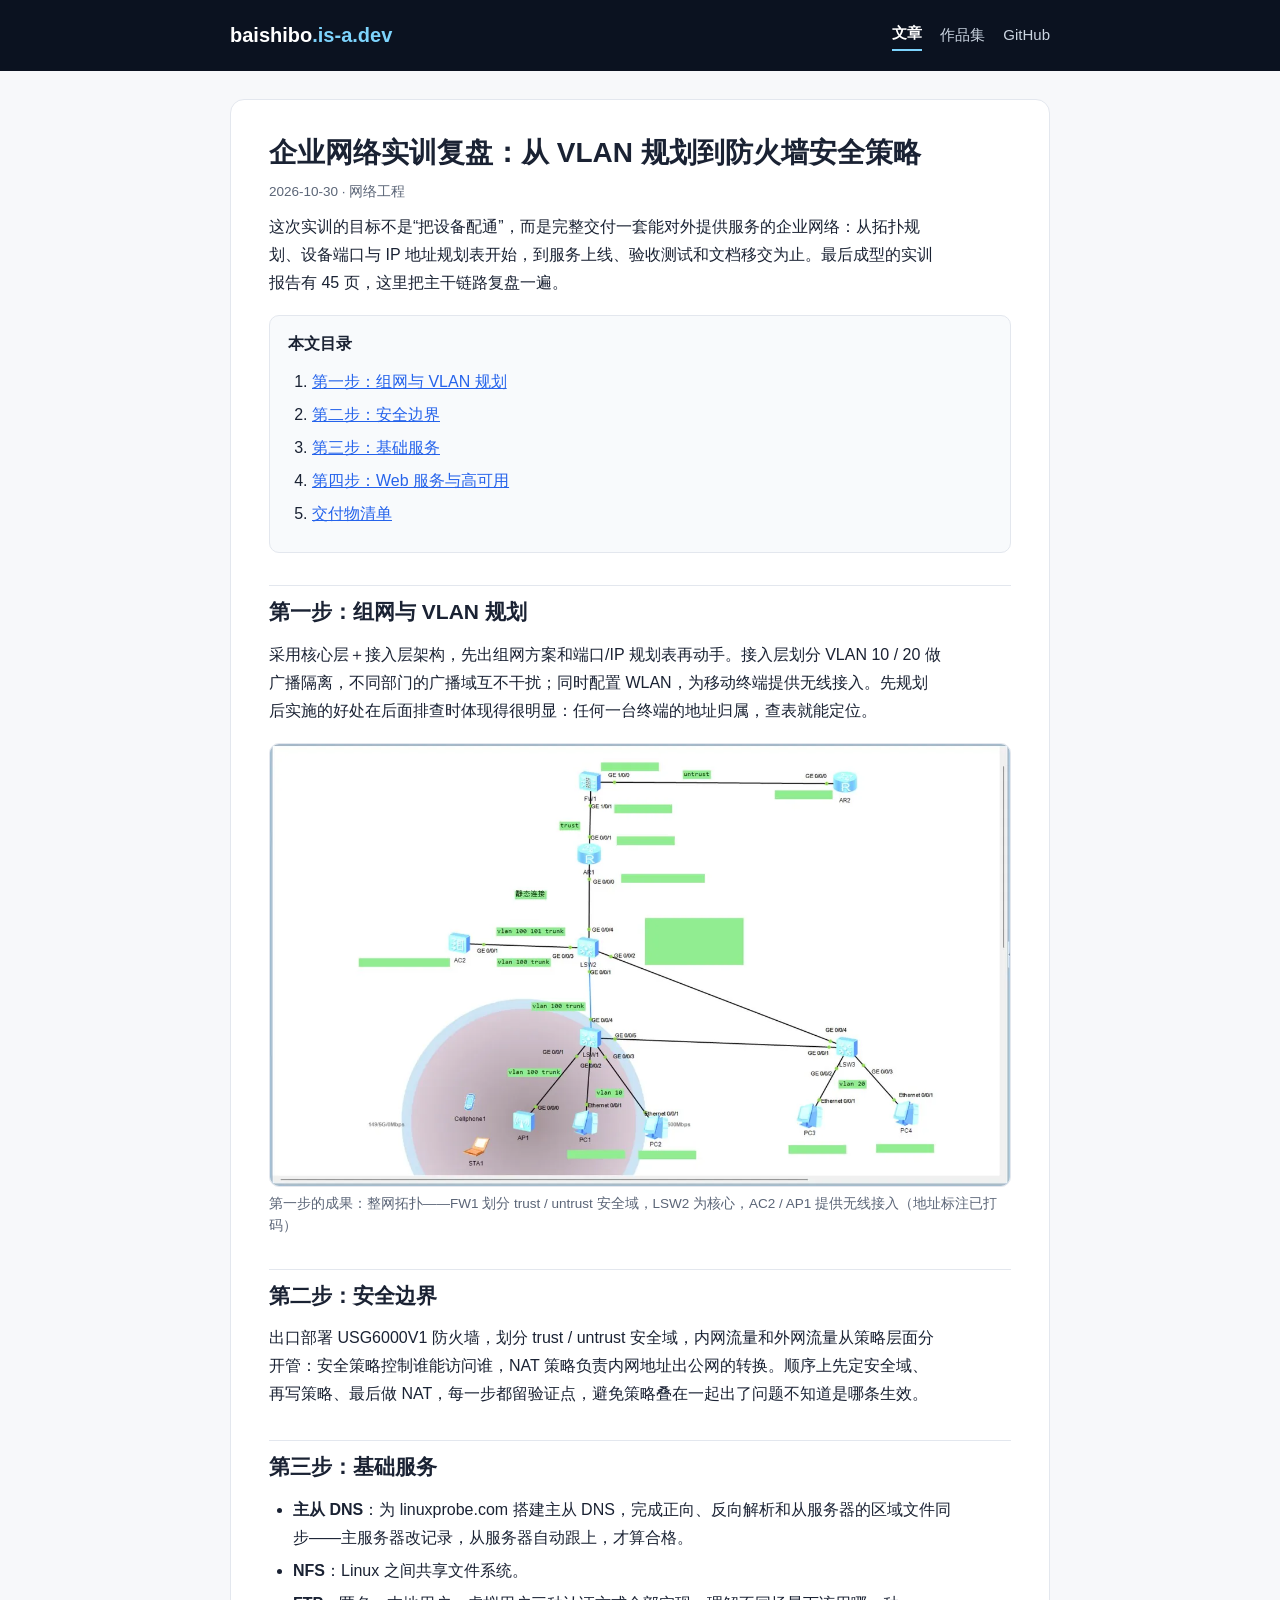
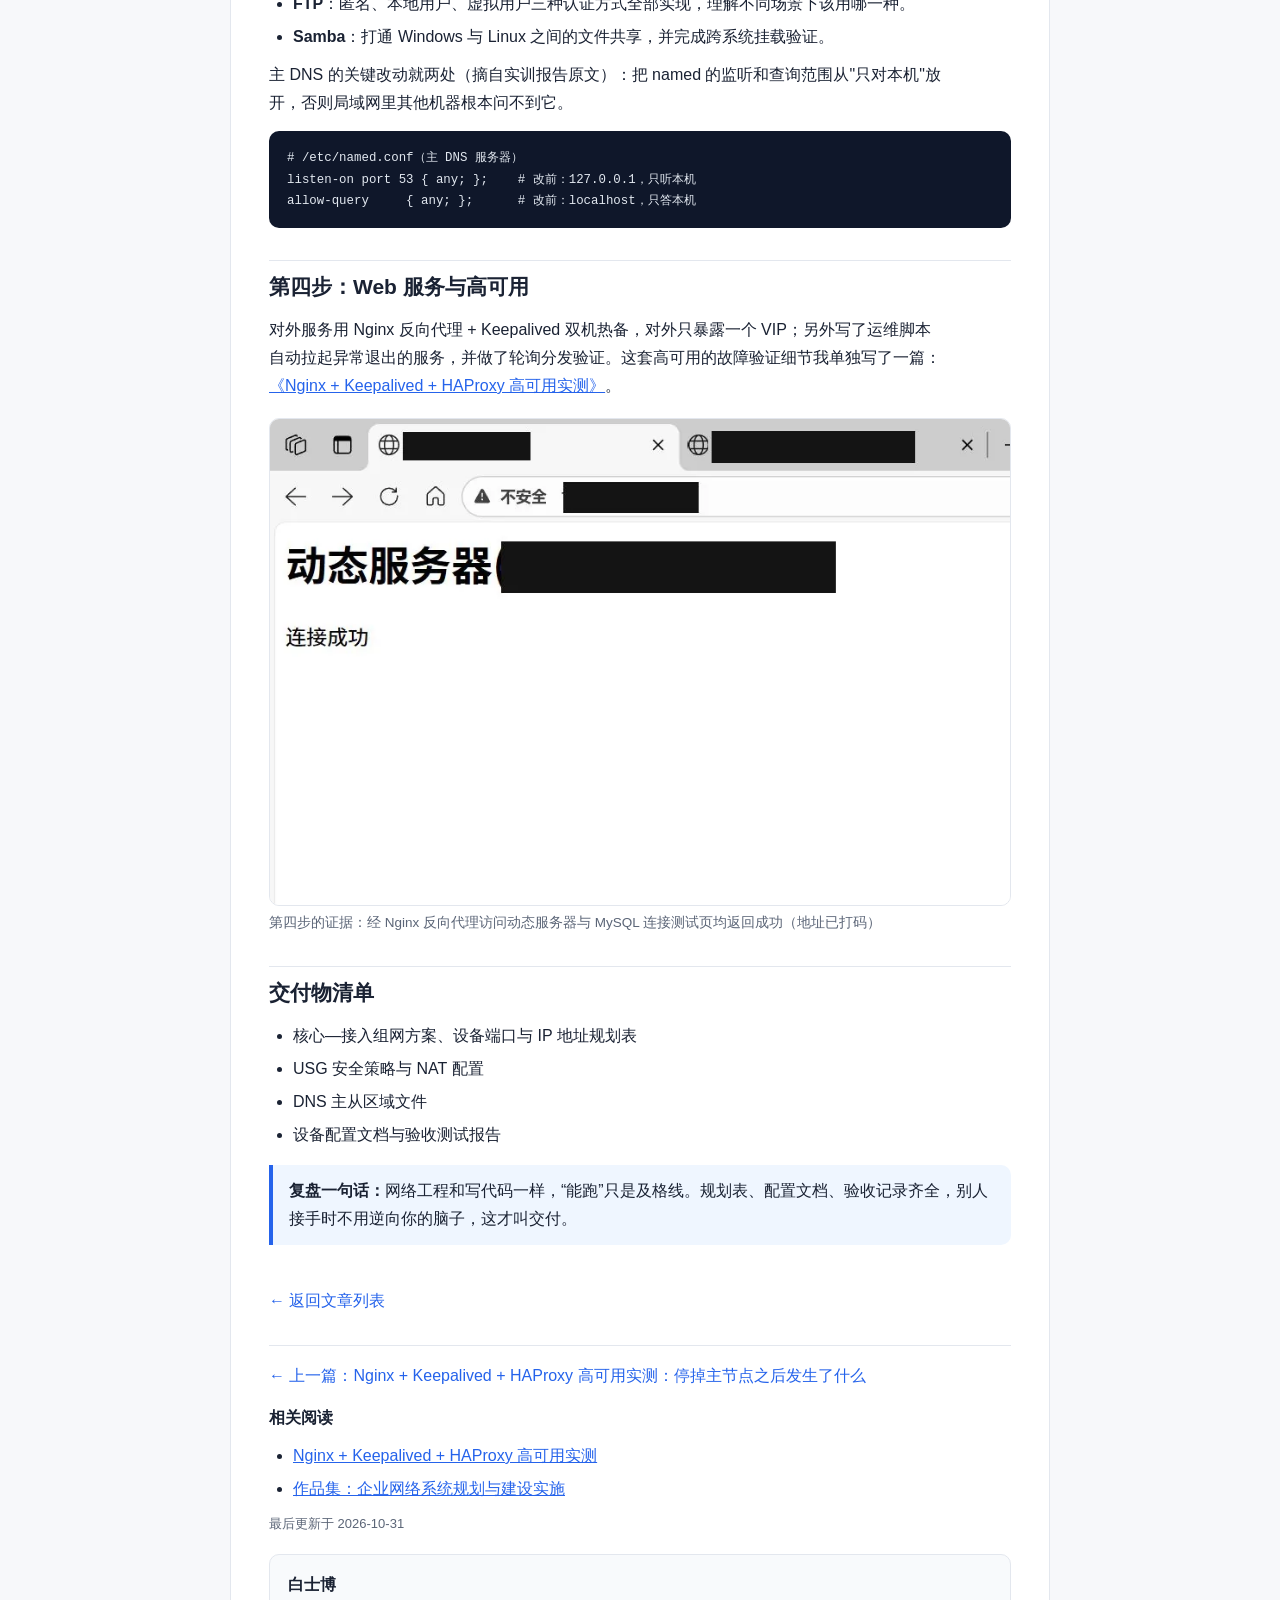
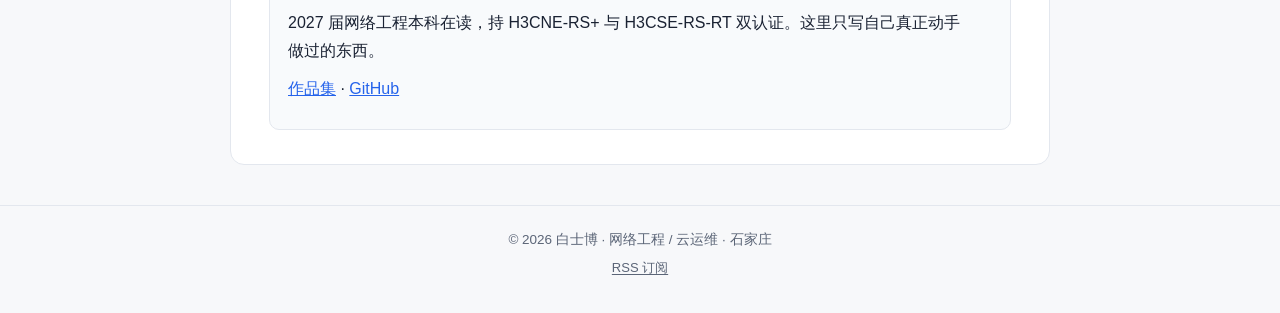
<file: posts/enterprise-network-training.html>
<!DOCTYPE html>
<html lang="zh-CN">
<head>
<meta charset="UTF-8">
<meta name="viewport" content="width=device-width, initial-scale=1.0">
<title>企业网络实训复盘：从 VLAN 规划到防火墙安全策略 — 白士博的技术博客</title>
<meta name="description" content="企业网络实训复盘：核心—接入组网、VLAN 10/20 广播隔离、USG6000V1 安全域与 NAT、主从 DNS 与文件服务的完整链路复盘。">
<link rel="canonical" href="https://baishibo.is-a.dev/posts/enterprise-network-training.html">
<meta property="og:type" content="article">
<meta property="og:site_name" content="白士博的技术博客">
<meta property="og:locale" content="zh_CN">
<meta property="og:title" content="企业网络实训复盘：从 VLAN 规划到防火墙安全策略">
<meta property="og:description" content="企业网络实训复盘：核心—接入组网、VLAN 10/20 广播隔离、USG6000V1 安全域与 NAT、主从 DNS 与文件服务的完整链路复盘。">
<meta property="og:url" content="https://baishibo.is-a.dev/posts/enterprise-network-training.html">
<meta property="og:image" content="https://baishibo.is-a.dev/assets/og-default.png">
<meta property="og:image:width" content="1200">
<meta property="og:image:height" content="630">
<meta name="twitter:card" content="summary_large_image">
<meta name="twitter:title" content="企业网络实训复盘：从 VLAN 规划到防火墙安全策略">
<meta name="twitter:description" content="企业网络实训复盘：核心—接入组网、VLAN 10/20 广播隔离、USG6000V1 安全域与 NAT、主从 DNS 与文件服务的完整链路复盘。">
<meta name="twitter:image" content="https://baishibo.is-a.dev/assets/og-default.png">
<meta property="article:published_time" content="2026-10-30T09:00:00+08:00">
<link rel="alternate" type="application/rss+xml" title="白士博的技术博客 RSS" href="../feed.xml">
<link rel="stylesheet" href="../assets/style.css">
<link rel="icon" type="image/svg+xml" href="../assets/favicon.svg">
<link rel="apple-touch-icon" href="../assets/apple-touch-icon.png">

<script type="application/ld+json">
{
  "@context": "https://schema.org",
  "@type": "BlogPosting",
  "headline": "企业网络实训复盘：从 VLAN 规划到防火墙安全策略",
  "datePublished": "2026-10-30",
  "dateModified": "2026-10-31",
  "inLanguage": "zh-CN",
  "author": {
    "@type": "Person",
    "name": "白士博",
    "url": "https://baishibo.is-a.dev/",
    "sameAs": [
      "https://github.com/bai265272-rgb"
    ],
    "description": "2027 届网络工程本科在读，持 H3CNE-RS+ 与 H3CSE-RS-RT 双认证，专注网络工程、Linux 运维与 Kubernetes 高可用。"
  },
  "description": "企业网络实训复盘：核心—接入组网、VLAN 10/20 广播隔离、USG6000V1 安全域与 NAT、主从 DNS 与文件服务的完整链路复盘。",
  "mainEntityOfPage": "https://baishibo.is-a.dev/posts/enterprise-network-training.html",
  "image": "https://baishibo.is-a.dev/assets/og-default.png"
}
</script>
</head>
<body>
<a class="skip-link" href="#main">跳到正文</a>
<header class="site">
  <div class="wrap">
    <a class="logo" href="../index.html">baishibo<span>.is-a.dev</span></a>
    <nav class="main">
      <a href="../index.html" aria-current="page">文章</a>
      <a href="../portfolio.html">作品集</a>
      <a href="https://github.com/bai265272-rgb" target="_blank" rel="noopener">GitHub</a>
    </nav>
  </div>
</header>

<main class="wrap" id="main">
  <article class="post">
    <h1>企业网络实训复盘：从 VLAN 规划到防火墙安全策略</h1>
    <div class="meta"><time datetime="2026-10-30">2026-10-30</time> · 网络工程</div>

    <p>这次实训的目标不是“把设备配通”，而是完整交付一套能对外提供服务的企业网络：从拓扑规划、设备端口与 IP 地址规划表开始，到服务上线、验收测试和文档移交为止。最后成型的实训报告有 45 页，这里把主干链路复盘一遍。</p>

        <nav class="toc" aria-label="本文目录">
      <strong>本文目录</strong>
      <ol>
        <li><a href="#sec-1">第一步：组网与 VLAN 规划</a></li>
        <li><a href="#sec-2">第二步：安全边界</a></li>
        <li><a href="#sec-3">第三步：基础服务</a></li>
        <li><a href="#sec-4">第四步：Web 服务与高可用</a></li>
        <li><a href="#sec-5">交付物清单</a></li>
      </ol>
    </nav>

<h2 id="sec-1">第一步：组网与 VLAN 规划</h2>
    <p>采用核心层＋接入层架构，先出组网方案和端口/IP 规划表再动手。接入层划分 VLAN 10 / 20 做广播隔离，不同部门的广播域互不干扰；同时配置 WLAN，为移动终端提供无线接入。先规划后实施的好处在后面排查时体现得很明显：任何一台终端的地址归属，查表就能定位。</p>

    <figure><a href="../assets/img/p2-topology.webp" target="_blank" rel="noopener"><img src="../assets/img/p2-topology.webp" alt="企业网络拓扑图：防火墙划分 trust/untrust 区、核心与接入交换机、无线 AC/AP 与终端（地址标注已打码）" loading="lazy" width="1280" height="765"></a><figcaption>第一步的成果：整网拓扑——FW1 划分 trust / untrust 安全域，LSW2 为核心，AC2 / AP1 提供无线接入（地址标注已打码）</figcaption></figure>

    <h2 id="sec-2">第二步：安全边界</h2>
    <p>出口部署 USG6000V1 防火墙，划分 trust / untrust 安全域，内网流量和外网流量从策略层面分开管：安全策略控制谁能访问谁，NAT 策略负责内网地址出公网的转换。顺序上先定安全域、再写策略、最后做 NAT，每一步都留验证点，避免策略叠在一起出了问题不知道是哪条生效。</p>

    <h2 id="sec-3">第三步：基础服务</h2>
    <ul>
      <li><strong>主从 DNS</strong>：为 linuxprobe.com 搭建主从 DNS，完成正向、反向解析和从服务器的区域文件同步——主服务器改记录，从服务器自动跟上，才算合格。</li>
      <li><strong>NFS</strong>：Linux 之间共享文件系统。</li>
      <li><strong>FTP</strong>：匿名、本地用户、虚拟用户三种认证方式全部实现，理解不同场景下该用哪一种。</li>
      <li><strong>Samba</strong>：打通 Windows 与 Linux 之间的文件共享，并完成跨系统挂载验证。</li>
    </ul>

        <p>主 DNS 的关键改动就两处（摘自实训报告原文）：把 named 的监听和查询范围从"只对本机"放开，否则局域网里其他机器根本问不到它。</p>
    <pre><code># /etc/named.conf（主 DNS 服务器）
listen-on port 53 { any; };    # 改前：127.0.0.1，只听本机
allow-query     { any; };      # 改前：localhost，只答本机</code></pre>

<h2 id="sec-4">第四步：Web 服务与高可用</h2>
    <p>对外服务用 Nginx 反向代理 + Keepalived 双机热备，对外只暴露一个 VIP；另外写了运维脚本自动拉起异常退出的服务，并做了轮询分发验证。这套高可用的故障验证细节我单独写了一篇：<a href="nginx-keepalived-haproxy-ha.html">《Nginx + Keepalived + HAProxy 高可用实测》</a>。</p>

    <figure><a href="../assets/img/p2-nginx-dynamic.webp" target="_blank" rel="noopener"><img src="../assets/img/p2-nginx-dynamic.webp" alt="浏览器访问动态服务器页面显示连接成功（地址已打码），另一标签页为 MySQL 连接测试页" loading="lazy" width="858" height="564"></a><figcaption>第四步的证据：经 Nginx 反向代理访问动态服务器与 MySQL 连接测试页均返回成功（地址已打码）</figcaption></figure>

    <h2 id="sec-5">交付物清单</h2>
    <ul>
      <li>核心—接入组网方案、设备端口与 IP 地址规划表</li>
      <li>USG 安全策略与 NAT 配置</li>
      <li>DNS 主从区域文件</li>
      <li>设备配置文档与验收测试报告</li>
    </ul>

    <div class="note"><strong>复盘一句话：</strong>网络工程和写代码一样，“能跑”只是及格线。规划表、配置文档、验收记录齐全，别人接手时不用逆向你的脑子，这才叫交付。</div>

    <a class="back" href="../index.html">← 返回文章列表</a>
      <nav class="post-nav" aria-label="文章导航">
      <div class="post-nav-links">
        <a class="prev" href="nginx-keepalived-haproxy-ha.html">← 上一篇：Nginx + Keepalived + HAProxy 高可用实测：停掉主节点之后发生了什么</a>
        <span></span>
      </div>
      <div class="related">
        <strong>相关阅读</strong>
        <ul>
        <li><a href="nginx-keepalived-haproxy-ha.html">Nginx + Keepalived + HAProxy 高可用实测</a></li>
        <li><a href="../portfolio.html#p2">作品集：企业网络系统规划与建设实施</a></li>
        </ul>
      </div>
      <p class="updated">最后更新于 2026-10-31</p>
    </nav>
    <div class="author-card">
      <div class="author-name">白士博</div>
      <p>2027 届网络工程本科在读，持 H3CNE-RS+ 与 H3CSE-RS-RT 双认证。这里只写自己真正动手做过的东西。</p>
      <p><a href="../portfolio.html">作品集</a> · <a href="https://github.com/bai265272-rgb" target="_blank" rel="noopener">GitHub</a></p>
    </div>
</article>
</main>

<footer class="site">
  <div class="wrap">© 2026 白士博 · 网络工程 / 云运维 · 石家庄<br><a class="rss" href="/feed.xml">RSS 订阅</a></div>
</footer>
</body>
</html>
</file>
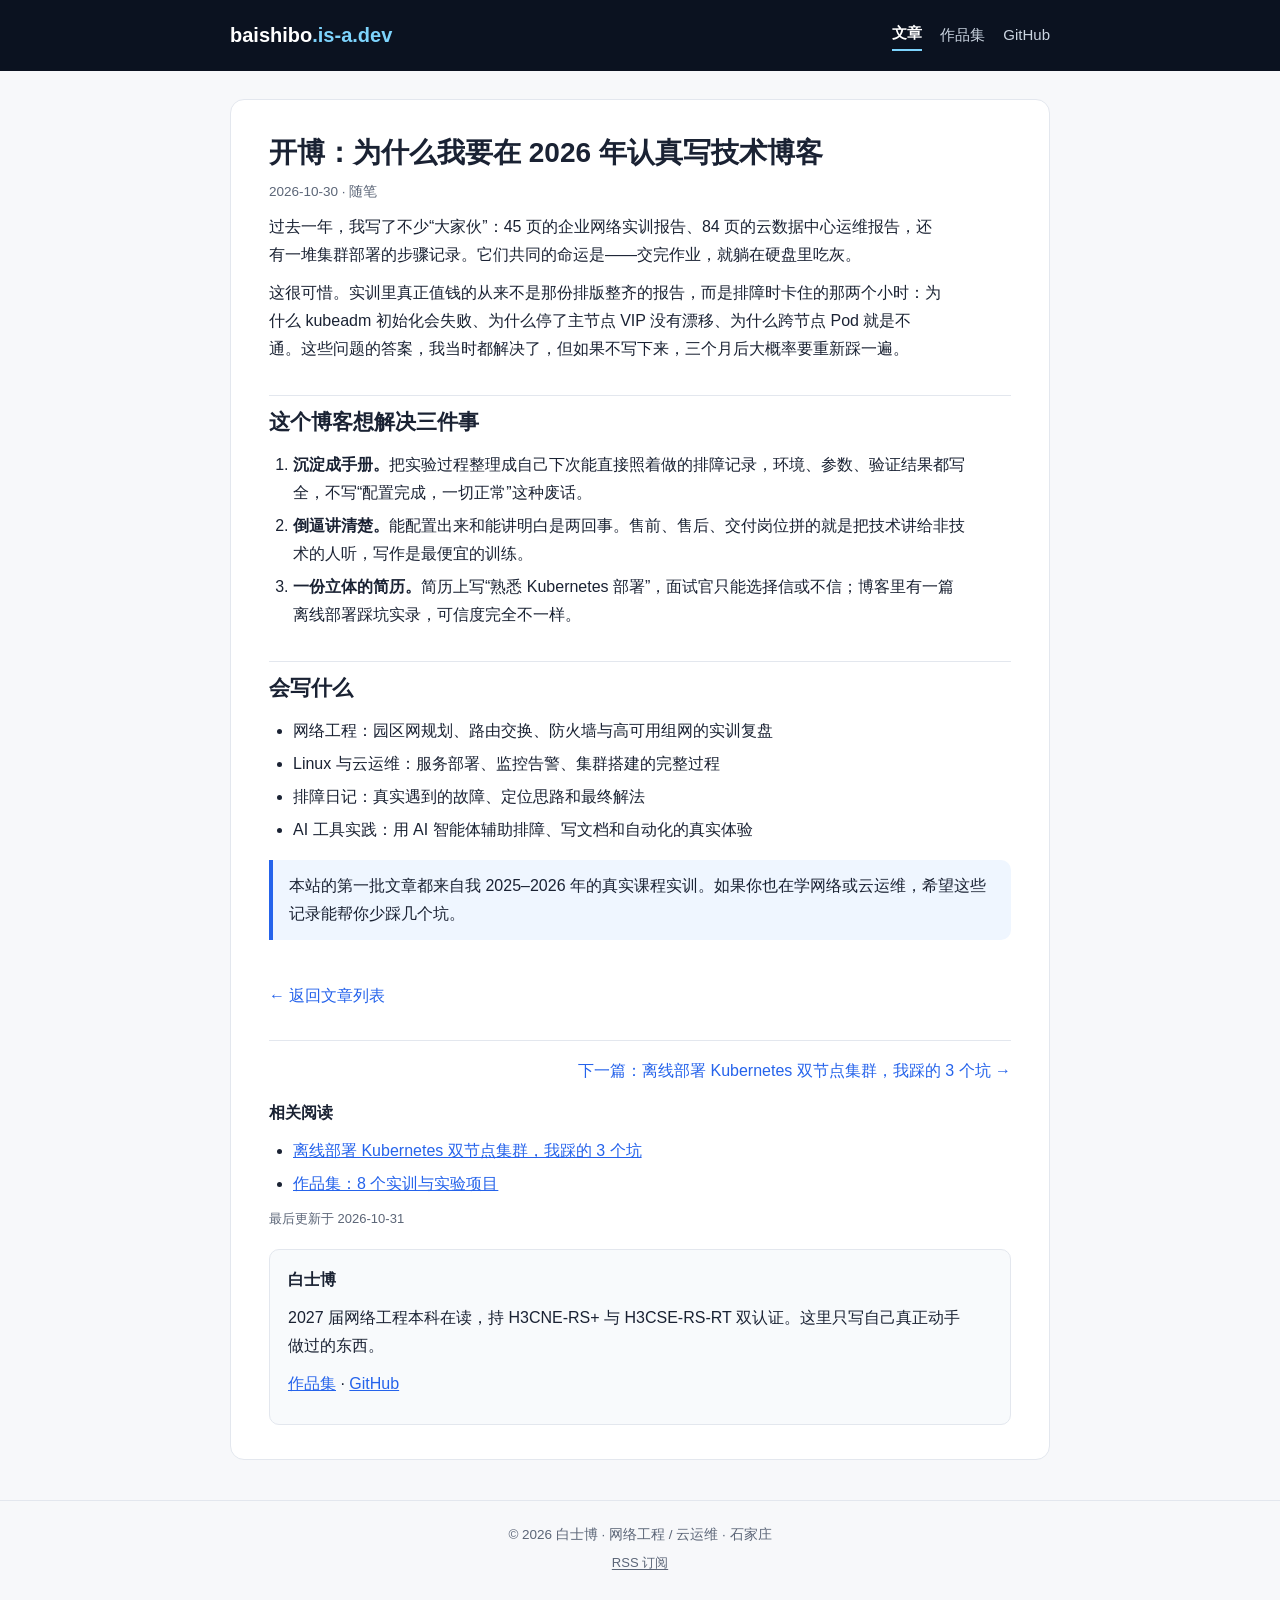
<file: posts/hello-blog.html>
<!DOCTYPE html>
<html lang="zh-CN">
<head>
<meta charset="UTF-8">
<meta name="viewport" content="width=device-width, initial-scale=1.0">
<title>开博：为什么我要在 2026 年认真写技术博客 — 白士博的技术博客</title>
<meta name="description" content="开博随笔：为什么要在 2026 年认真写技术博客——把实训沉淀成可复用的排障手册，倒逼自己把技术讲清楚，给面试官一个比简历更立体的我。">
<link rel="canonical" href="https://baishibo.is-a.dev/posts/hello-blog.html">
<meta property="og:type" content="article">
<meta property="og:site_name" content="白士博的技术博客">
<meta property="og:locale" content="zh_CN">
<meta property="og:title" content="开博：为什么我要在 2026 年认真写技术博客">
<meta property="og:description" content="开博随笔：为什么要在 2026 年认真写技术博客——把实训沉淀成可复用的排障手册，倒逼自己把技术讲清楚，给面试官一个比简历更立体的我。">
<meta property="og:url" content="https://baishibo.is-a.dev/posts/hello-blog.html">
<meta property="og:image" content="https://baishibo.is-a.dev/assets/og-default.png">
<meta property="og:image:width" content="1200">
<meta property="og:image:height" content="630">
<meta name="twitter:card" content="summary_large_image">
<meta name="twitter:title" content="开博：为什么我要在 2026 年认真写技术博客">
<meta name="twitter:description" content="开博随笔：为什么要在 2026 年认真写技术博客——把实训沉淀成可复用的排障手册，倒逼自己把技术讲清楚，给面试官一个比简历更立体的我。">
<meta name="twitter:image" content="https://baishibo.is-a.dev/assets/og-default.png">
<meta property="article:published_time" content="2026-10-30T09:00:00+08:00">
<link rel="alternate" type="application/rss+xml" title="白士博的技术博客 RSS" href="../feed.xml">
<link rel="stylesheet" href="../assets/style.css">
<link rel="icon" type="image/svg+xml" href="../assets/favicon.svg">
<link rel="apple-touch-icon" href="../assets/apple-touch-icon.png">

<script type="application/ld+json">
{
  "@context": "https://schema.org",
  "@type": "BlogPosting",
  "headline": "开博：为什么我要在 2026 年认真写技术博客",
  "datePublished": "2026-10-30",
  "dateModified": "2026-10-31",
  "inLanguage": "zh-CN",
  "author": {
    "@type": "Person",
    "name": "白士博",
    "url": "https://baishibo.is-a.dev/",
    "sameAs": [
      "https://github.com/bai265272-rgb"
    ],
    "description": "2027 届网络工程本科在读，持 H3CNE-RS+ 与 H3CSE-RS-RT 双认证，专注网络工程、Linux 运维与 Kubernetes 高可用。"
  },
  "description": "开博随笔：为什么要在 2026 年认真写技术博客——把实训沉淀成可复用的排障手册，倒逼自己把技术讲清楚，给面试官一个比简历更立体的我。",
  "mainEntityOfPage": "https://baishibo.is-a.dev/posts/hello-blog.html",
  "image": "https://baishibo.is-a.dev/assets/og-default.png"
}
</script>
</head>
<body>
<a class="skip-link" href="#main">跳到正文</a>
<header class="site">
  <div class="wrap">
    <a class="logo" href="../index.html">baishibo<span>.is-a.dev</span></a>
    <nav class="main">
      <a href="../index.html" aria-current="page">文章</a>
      <a href="../portfolio.html">作品集</a>
      <a href="https://github.com/bai265272-rgb" target="_blank" rel="noopener">GitHub</a>
    </nav>
  </div>
</header>

<main class="wrap" id="main">
  <article class="post">
    <h1>开博：为什么我要在 2026 年认真写技术博客</h1>
    <div class="meta"><time datetime="2026-10-30">2026-10-30</time> · 随笔</div>

    <p>过去一年，我写了不少“大家伙”：45 页的企业网络实训报告、84 页的云数据中心运维报告，还有一堆集群部署的步骤记录。它们共同的命运是——交完作业，就躺在硬盘里吃灰。</p>

    <p>这很可惜。实训里真正值钱的从来不是那份排版整齐的报告，而是排障时卡住的那两个小时：为什么 kubeadm 初始化会失败、为什么停了主节点 VIP 没有漂移、为什么跨节点 Pod 就是不通。这些问题的答案，我当时都解决了，但如果不写下来，三个月后大概率要重新踩一遍。</p>

    <h2 id="sec-1">这个博客想解决三件事</h2>
    <ol>
      <li><strong>沉淀成手册。</strong>把实验过程整理成自己下次能直接照着做的排障记录，环境、参数、验证结果都写全，不写“配置完成，一切正常”这种废话。</li>
      <li><strong>倒逼讲清楚。</strong>能配置出来和能讲明白是两回事。售前、售后、交付岗位拼的就是把技术讲给非技术的人听，写作是最便宜的训练。</li>
      <li><strong>一份立体的简历。</strong>简历上写“熟悉 Kubernetes 部署”，面试官只能选择信或不信；博客里有一篇离线部署踩坑实录，可信度完全不一样。</li>
    </ol>

    <h2 id="sec-2">会写什么</h2>
    <ul>
      <li>网络工程：园区网规划、路由交换、防火墙与高可用组网的实训复盘</li>
      <li>Linux 与云运维：服务部署、监控告警、集群搭建的完整过程</li>
      <li>排障日记：真实遇到的故障、定位思路和最终解法</li>
      <li>AI 工具实践：用 AI 智能体辅助排障、写文档和自动化的真实体验</li>
    </ul>

    <div class="note">本站的第一批文章都来自我 2025–2026 年的真实课程实训。如果你也在学网络或云运维，希望这些记录能帮你少踩几个坑。</div>

    <a class="back" href="../index.html">← 返回文章列表</a>
      <nav class="post-nav" aria-label="文章导航">
      <div class="post-nav-links">
        <span></span>
        <a class="next" href="kubernetes-offline-3-pits.html">下一篇：离线部署 Kubernetes 双节点集群，我踩的 3 个坑 →</a>
      </div>
      <div class="related">
        <strong>相关阅读</strong>
        <ul>
        <li><a href="kubernetes-offline-3-pits.html">离线部署 Kubernetes 双节点集群，我踩的 3 个坑</a></li>
        <li><a href="../portfolio.html">作品集：8 个实训与实验项目</a></li>
        </ul>
      </div>
      <p class="updated">最后更新于 2026-10-31</p>
    </nav>
    <div class="author-card">
      <div class="author-name">白士博</div>
      <p>2027 届网络工程本科在读，持 H3CNE-RS+ 与 H3CSE-RS-RT 双认证。这里只写自己真正动手做过的东西。</p>
      <p><a href="../portfolio.html">作品集</a> · <a href="https://github.com/bai265272-rgb" target="_blank" rel="noopener">GitHub</a></p>
    </div>
</article>
</main>

<footer class="site">
  <div class="wrap">© 2026 白士博 · 网络工程 / 云运维 · 石家庄<br><a class="rss" href="/feed.xml">RSS 订阅</a></div>
</footer>
</body>
</html>
</file>
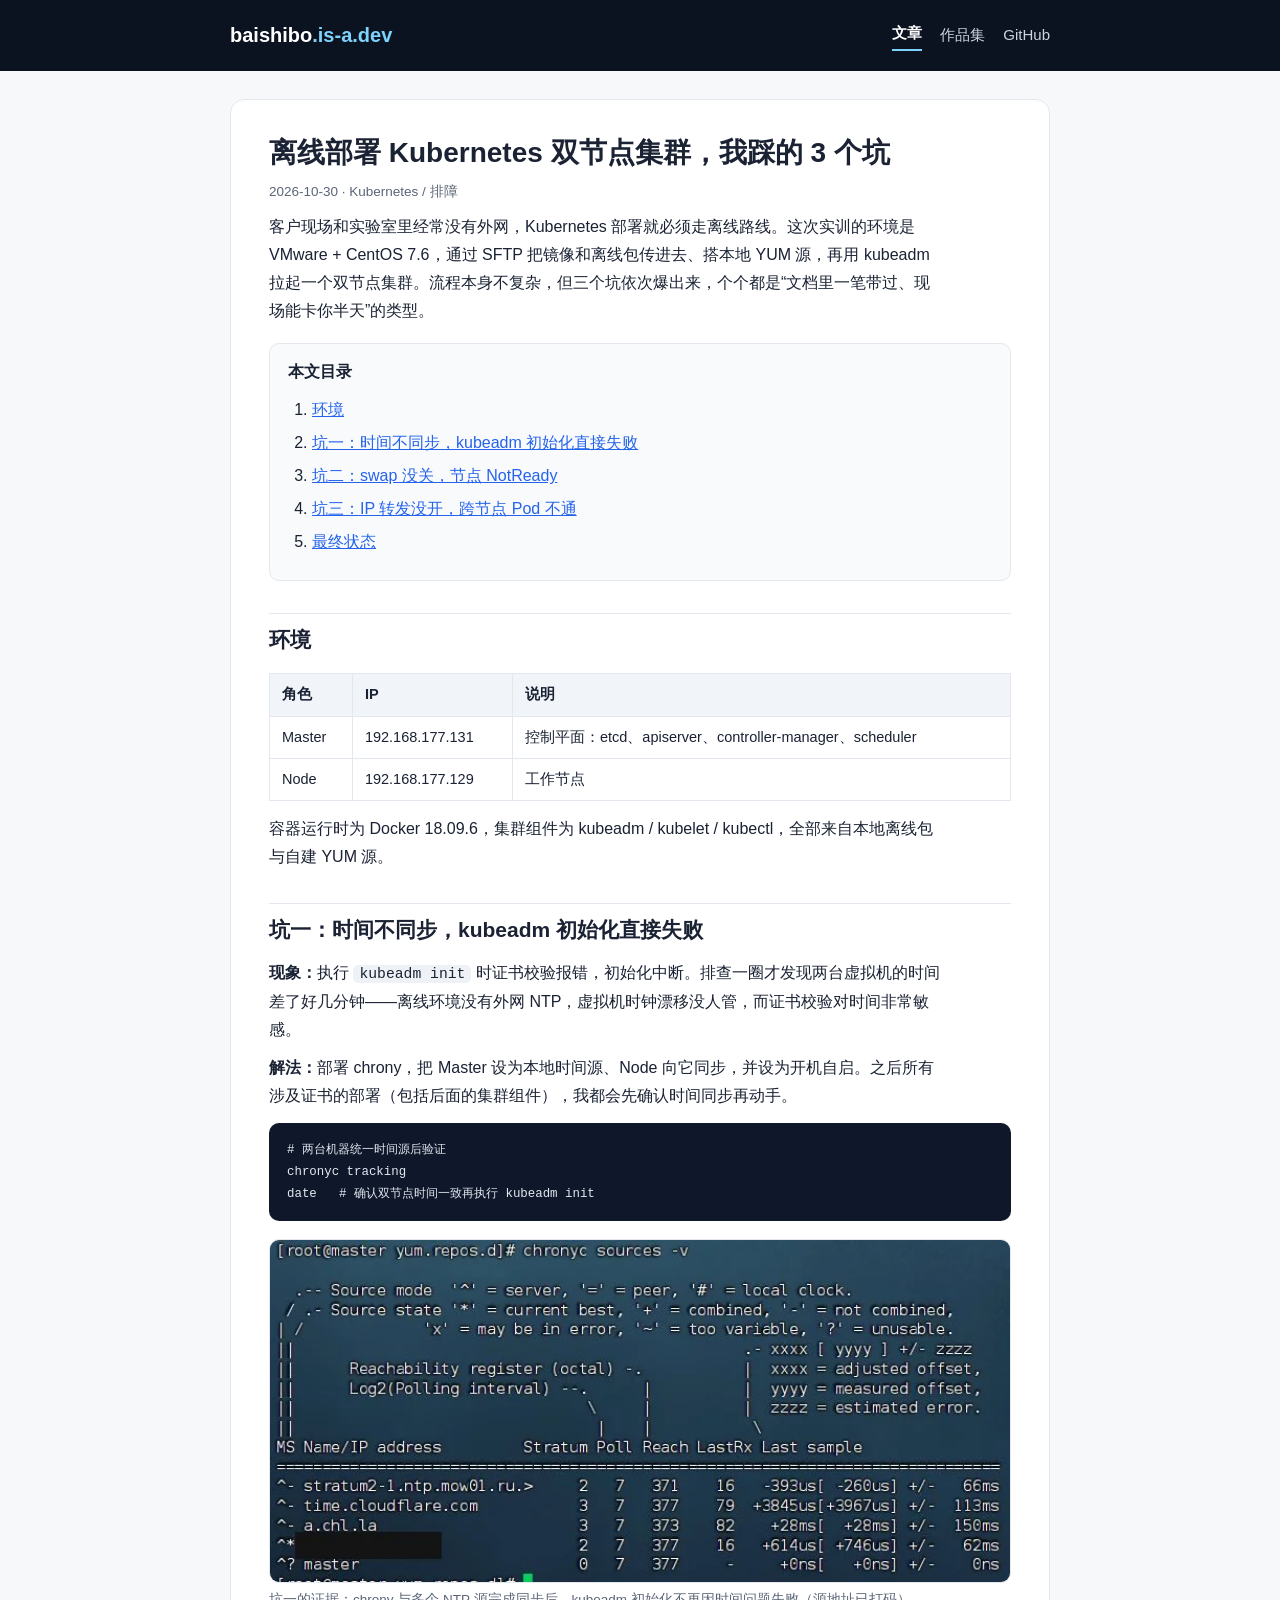
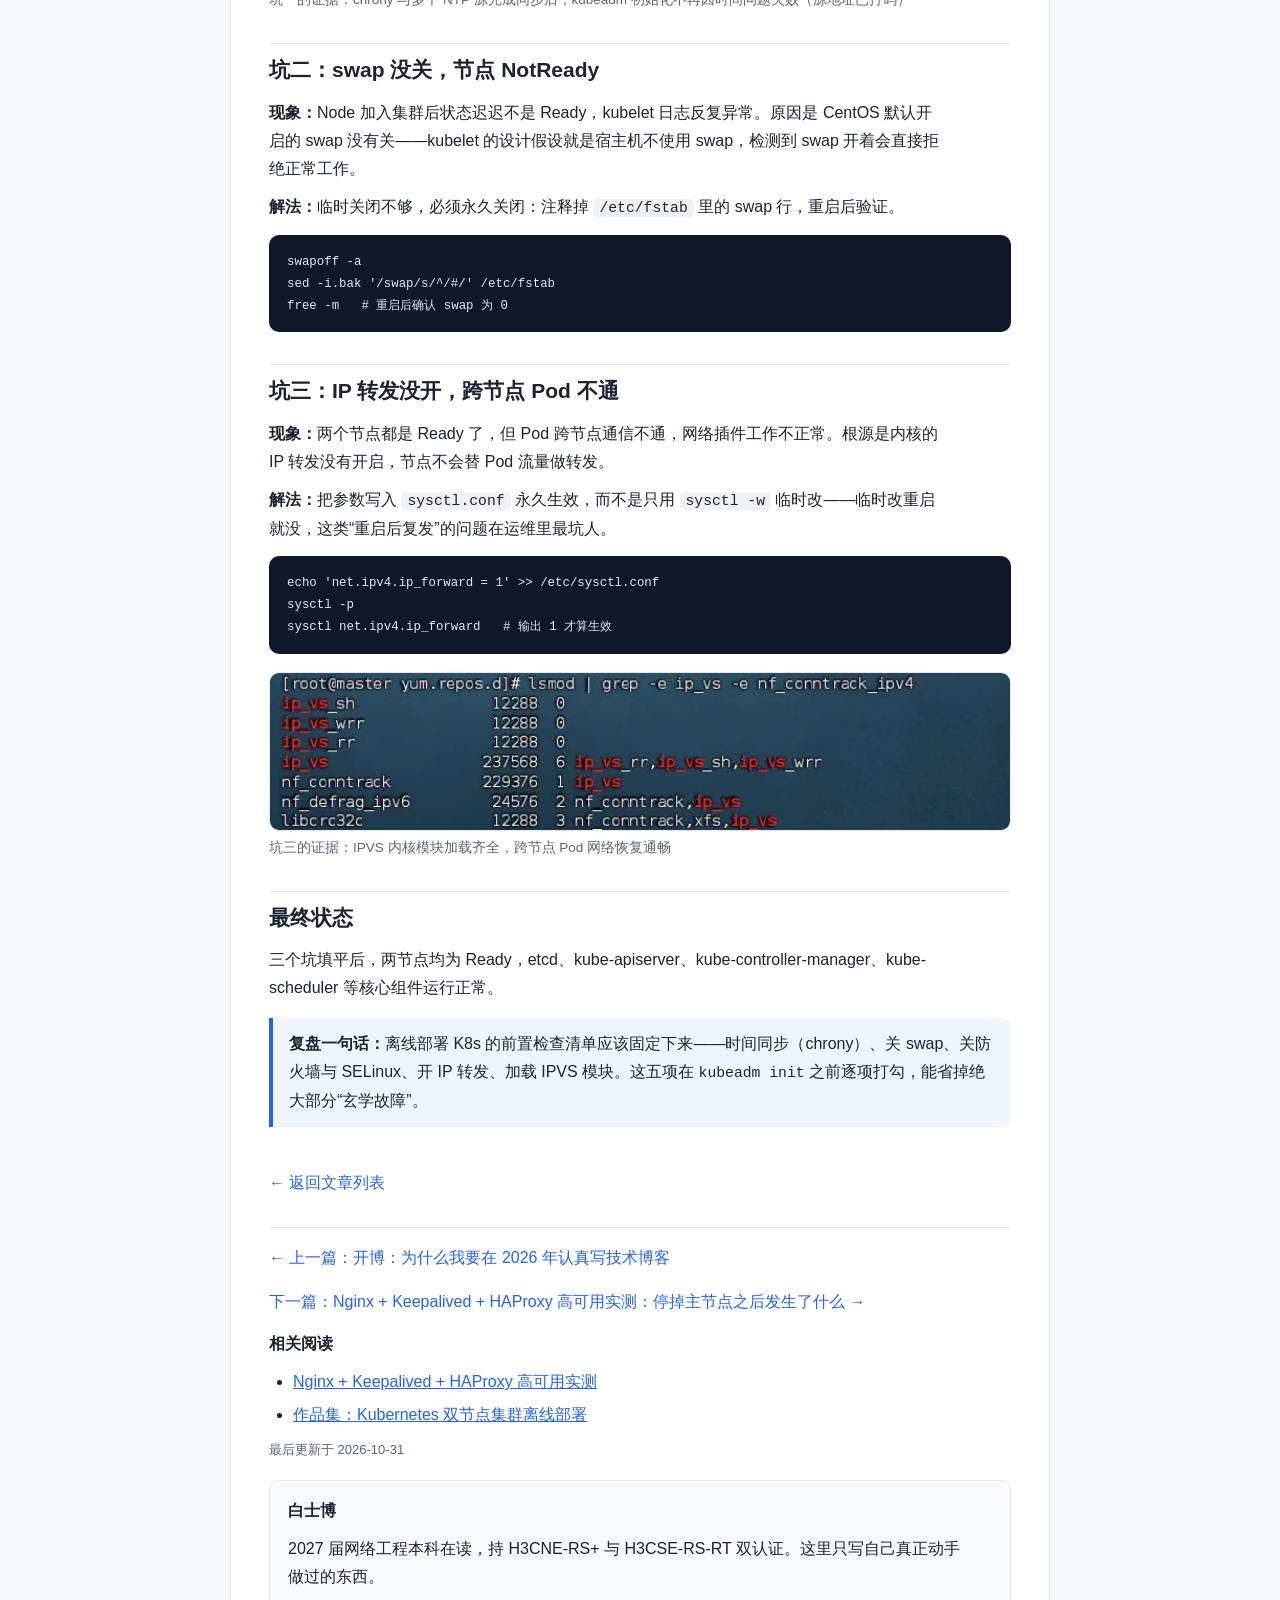
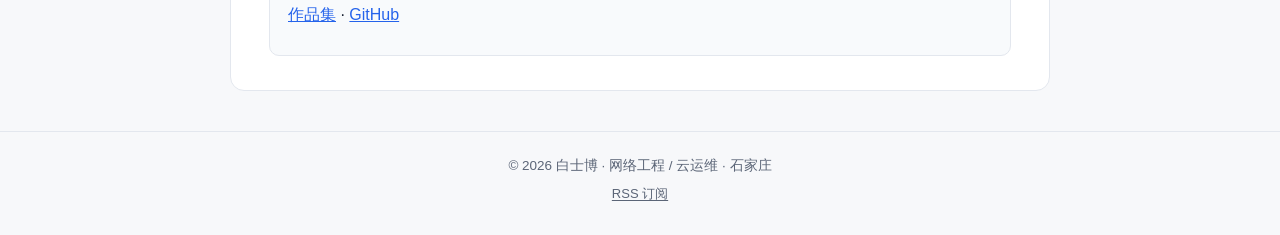
<file: posts/kubernetes-offline-3-pits.html>
<!DOCTYPE html>
<html lang="zh-CN">
<head>
<meta charset="UTF-8">
<meta name="viewport" content="width=device-width, initial-scale=1.0">
<title>离线部署 Kubernetes 双节点集群，我踩的 3 个坑 — 白士博的技术博客</title>
<meta name="description" content="无外网环境下用 kubeadm 离线部署 Kubernetes 双节点集群：时间不同步、swap 未关闭、IP 转发未开启——三个坑依次爆出又被填平的全过程。">
<link rel="canonical" href="https://baishibo.is-a.dev/posts/kubernetes-offline-3-pits.html">
<meta property="og:type" content="article">
<meta property="og:site_name" content="白士博的技术博客">
<meta property="og:locale" content="zh_CN">
<meta property="og:title" content="离线部署 Kubernetes 双节点集群，我踩的 3 个坑">
<meta property="og:description" content="无外网环境下用 kubeadm 离线部署 Kubernetes 双节点集群：时间不同步、swap 未关闭、IP 转发未开启——三个坑依次爆出又被填平的全过程。">
<meta property="og:url" content="https://baishibo.is-a.dev/posts/kubernetes-offline-3-pits.html">
<meta property="og:image" content="https://baishibo.is-a.dev/assets/og-default.png">
<meta property="og:image:width" content="1200">
<meta property="og:image:height" content="630">
<meta name="twitter:card" content="summary_large_image">
<meta name="twitter:title" content="离线部署 Kubernetes 双节点集群，我踩的 3 个坑">
<meta name="twitter:description" content="无外网环境下用 kubeadm 离线部署 Kubernetes 双节点集群：时间不同步、swap 未关闭、IP 转发未开启——三个坑依次爆出又被填平的全过程。">
<meta name="twitter:image" content="https://baishibo.is-a.dev/assets/og-default.png">
<meta property="article:published_time" content="2026-10-30T09:00:00+08:00">
<link rel="alternate" type="application/rss+xml" title="白士博的技术博客 RSS" href="../feed.xml">
<link rel="stylesheet" href="../assets/style.css">
<link rel="icon" type="image/svg+xml" href="../assets/favicon.svg">
<link rel="apple-touch-icon" href="../assets/apple-touch-icon.png">

<script type="application/ld+json">
{
  "@context": "https://schema.org",
  "@type": "BlogPosting",
  "headline": "离线部署 Kubernetes 双节点集群，我踩的 3 个坑",
  "datePublished": "2026-10-30",
  "dateModified": "2026-10-31",
  "inLanguage": "zh-CN",
  "author": {
    "@type": "Person",
    "name": "白士博",
    "url": "https://baishibo.is-a.dev/",
    "sameAs": [
      "https://github.com/bai265272-rgb"
    ],
    "description": "2027 届网络工程本科在读，持 H3CNE-RS+ 与 H3CSE-RS-RT 双认证，专注网络工程、Linux 运维与 Kubernetes 高可用。"
  },
  "description": "无外网环境下用 kubeadm 离线部署 Kubernetes 双节点集群：时间不同步、swap 未关闭、IP 转发未开启——三个坑依次爆出又被填平的全过程。",
  "mainEntityOfPage": "https://baishibo.is-a.dev/posts/kubernetes-offline-3-pits.html",
  "image": "https://baishibo.is-a.dev/assets/og-default.png"
}
</script>
</head>
<body>
<a class="skip-link" href="#main">跳到正文</a>
<header class="site">
  <div class="wrap">
    <a class="logo" href="../index.html">baishibo<span>.is-a.dev</span></a>
    <nav class="main">
      <a href="../index.html" aria-current="page">文章</a>
      <a href="../portfolio.html">作品集</a>
      <a href="https://github.com/bai265272-rgb" target="_blank" rel="noopener">GitHub</a>
    </nav>
  </div>
</header>

<main class="wrap" id="main">
  <article class="post">
    <h1>离线部署 Kubernetes 双节点集群，我踩的 3 个坑</h1>
    <div class="meta"><time datetime="2026-10-30">2026-10-30</time> · Kubernetes / 排障</div>

    <p>客户现场和实验室里经常没有外网，Kubernetes 部署就必须走离线路线。这次实训的环境是 VMware + CentOS 7.6，通过 SFTP 把镜像和离线包传进去、搭本地 YUM 源，再用 kubeadm 拉起一个双节点集群。流程本身不复杂，但三个坑依次爆出来，个个都是“文档里一笔带过、现场能卡你半天”的类型。</p>

        <nav class="toc" aria-label="本文目录">
      <strong>本文目录</strong>
      <ol>
        <li><a href="#sec-1">环境</a></li>
        <li><a href="#sec-2">坑一：时间不同步，kubeadm 初始化直接失败</a></li>
        <li><a href="#sec-3">坑二：swap 没关，节点 NotReady</a></li>
        <li><a href="#sec-4">坑三：IP 转发没开，跨节点 Pod 不通</a></li>
        <li><a href="#sec-5">最终状态</a></li>
      </ol>
    </nav>

<h2 id="sec-1">环境</h2>
    <table>
      <tr><th>角色</th><th>IP</th><th>说明</th></tr>
      <tr><td>Master</td><td>192.168.177.131</td><td>控制平面：etcd、apiserver、controller-manager、scheduler</td></tr>
      <tr><td>Node</td><td>192.168.177.129</td><td>工作节点</td></tr>
    </table>
    <p>容器运行时为 Docker 18.09.6，集群组件为 kubeadm / kubelet / kubectl，全部来自本地离线包与自建 YUM 源。</p>

    <h2 id="sec-2">坑一：时间不同步，kubeadm 初始化直接失败</h2>
    <p><strong>现象：</strong>执行 <code>kubeadm init</code> 时证书校验报错，初始化中断。排查一圈才发现两台虚拟机的时间差了好几分钟——离线环境没有外网 NTP，虚拟机时钟漂移没人管，而证书校验对时间非常敏感。</p>
    <p><strong>解法：</strong>部署 chrony，把 Master 设为本地时间源、Node 向它同步，并设为开机自启。之后所有涉及证书的部署（包括后面的集群组件），我都会先确认时间同步再动手。</p>
    <pre><code># 两台机器统一时间源后验证
chronyc tracking
date   # 确认双节点时间一致再执行 kubeadm init</code></pre>

    <figure><a href="../assets/img/p5-chrony.webp" target="_blank" rel="noopener"><img src="../assets/img/p5-chrony.webp" alt="chronyc sources -v 输出：多个 NTP 源可达、已同步（源地址已打码）" loading="lazy" width="707" height="327"></a><figcaption>坑一的证据：chrony 与多个 NTP 源完成同步后，kubeadm 初始化不再因时间问题失败（源地址已打码）</figcaption></figure>

    <h2 id="sec-3">坑二：swap 没关，节点 NotReady</h2>
    <p><strong>现象：</strong>Node 加入集群后状态迟迟不是 Ready，kubelet 日志反复异常。原因是 CentOS 默认开启的 swap 没有关——kubelet 的设计假设就是宿主机不使用 swap，检测到 swap 开着会直接拒绝正常工作。</p>
    <p><strong>解法：</strong>临时关闭不够，必须永久关闭：注释掉 <code>/etc/fstab</code> 里的 swap 行，重启后验证。</p>
    <pre><code>swapoff -a
sed -i.bak '/swap/s/^/#/' /etc/fstab
free -m   # 重启后确认 swap 为 0</code></pre>

    <h2 id="sec-4">坑三：IP 转发没开，跨节点 Pod 不通</h2>
    <p><strong>现象：</strong>两个节点都是 Ready 了，但 Pod 跨节点通信不通，网络插件工作不正常。根源是内核的 IP 转发没有开启，节点不会替 Pod 流量做转发。</p>
    <p><strong>解法：</strong>把参数写入 <code>sysctl.conf</code> 永久生效，而不是只用 <code>sysctl -w</code> 临时改——临时改重启就没，这类“重启后复发”的问题在运维里最坑人。</p>
    <pre><code>echo 'net.ipv4.ip_forward = 1' >> /etc/sysctl.conf
sysctl -p
sysctl net.ipv4.ip_forward   # 输出 1 才算生效</code></pre>

    <figure><a href="../assets/img/p5-ipvs.webp" target="_blank" rel="noopener"><img src="../assets/img/p5-ipvs.webp" alt="lsmod 输出显示 ip_vs 及 ip_vs_rr、ip_vs_wrr、ip_vs_sh 模块已加载" loading="lazy" width="707" height="150"></a><figcaption>坑三的证据：IPVS 内核模块加载齐全，跨节点 Pod 网络恢复通畅</figcaption></figure>

    <h2 id="sec-5">最终状态</h2>
    <p>三个坑填平后，两节点均为 Ready，etcd、kube-apiserver、kube-controller-manager、kube-scheduler 等核心组件运行正常。</p>

    <div class="note"><strong>复盘一句话：</strong>离线部署 K8s 的前置检查清单应该固定下来——时间同步（chrony）、关 swap、关防火墙与 SELinux、开 IP 转发、加载 IPVS 模块。这五项在 <code>kubeadm init</code> 之前逐项打勾，能省掉绝大部分“玄学故障”。</div>

    <a class="back" href="../index.html">← 返回文章列表</a>
      <nav class="post-nav" aria-label="文章导航">
      <div class="post-nav-links">
        <a class="prev" href="hello-blog.html">← 上一篇：开博：为什么我要在 2026 年认真写技术博客</a>
        <a class="next" href="nginx-keepalived-haproxy-ha.html">下一篇：Nginx + Keepalived + HAProxy 高可用实测：停掉主节点之后发生了什么 →</a>
      </div>
      <div class="related">
        <strong>相关阅读</strong>
        <ul>
        <li><a href="nginx-keepalived-haproxy-ha.html">Nginx + Keepalived + HAProxy 高可用实测</a></li>
        <li><a href="../portfolio.html#p5">作品集：Kubernetes 双节点集群离线部署</a></li>
        </ul>
      </div>
      <p class="updated">最后更新于 2026-10-31</p>
    </nav>
    <div class="author-card">
      <div class="author-name">白士博</div>
      <p>2027 届网络工程本科在读，持 H3CNE-RS+ 与 H3CSE-RS-RT 双认证。这里只写自己真正动手做过的东西。</p>
      <p><a href="../portfolio.html">作品集</a> · <a href="https://github.com/bai265272-rgb" target="_blank" rel="noopener">GitHub</a></p>
    </div>
</article>
</main>

<footer class="site">
  <div class="wrap">© 2026 白士博 · 网络工程 / 云运维 · 石家庄<br><a class="rss" href="/feed.xml">RSS 订阅</a></div>
</footer>
</body>
</html>
</file>
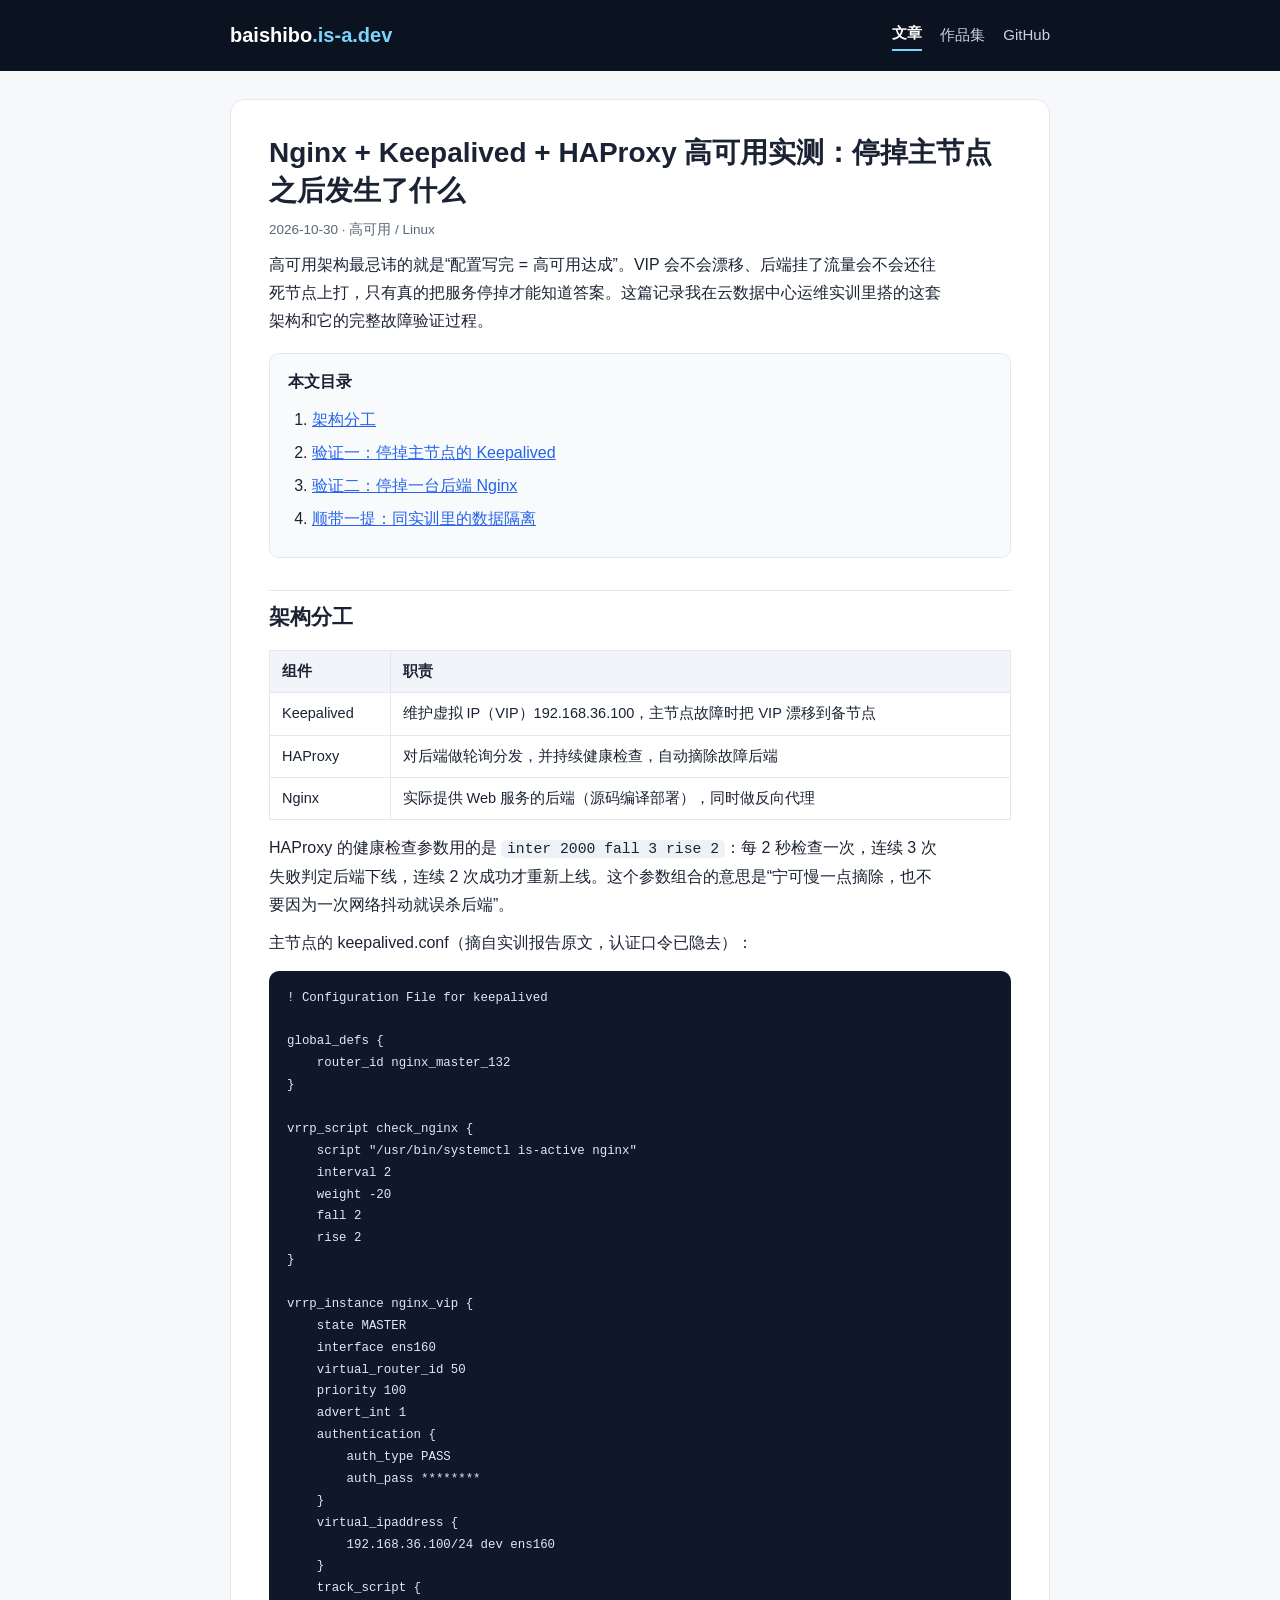
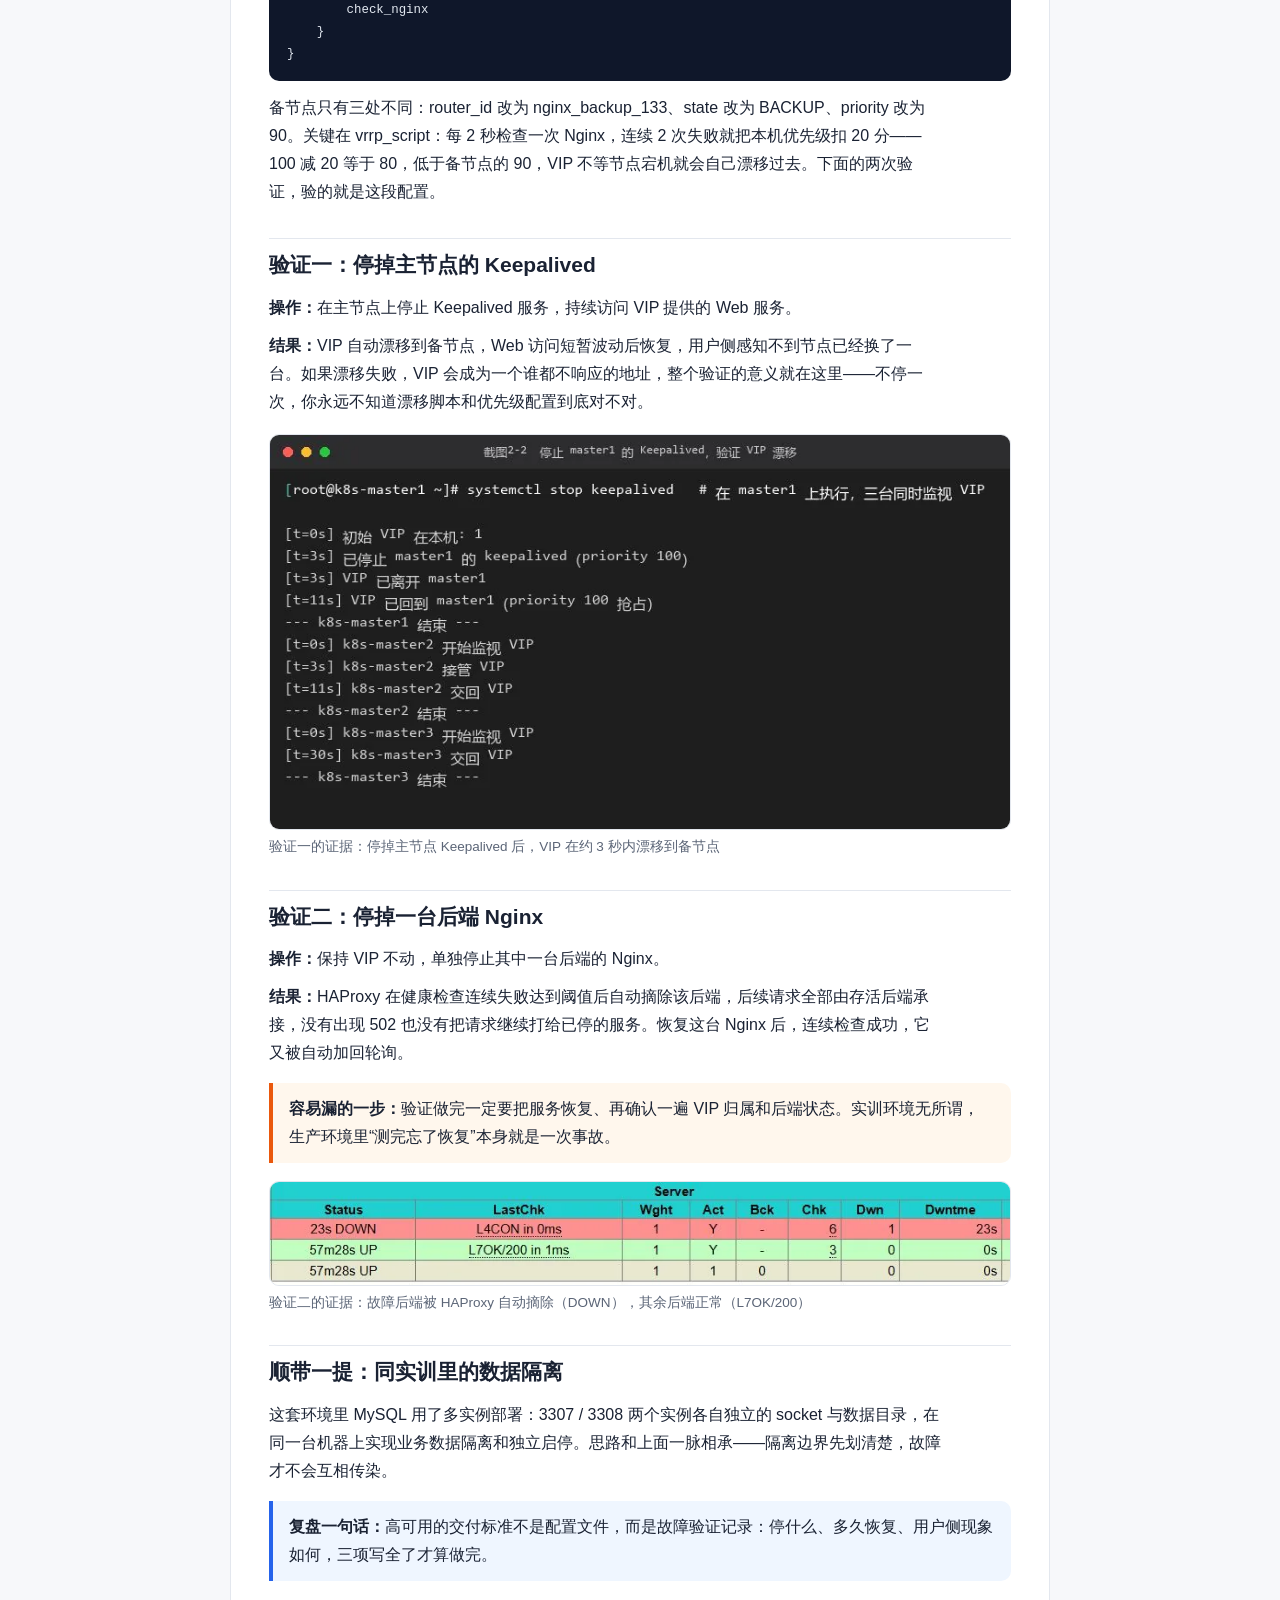
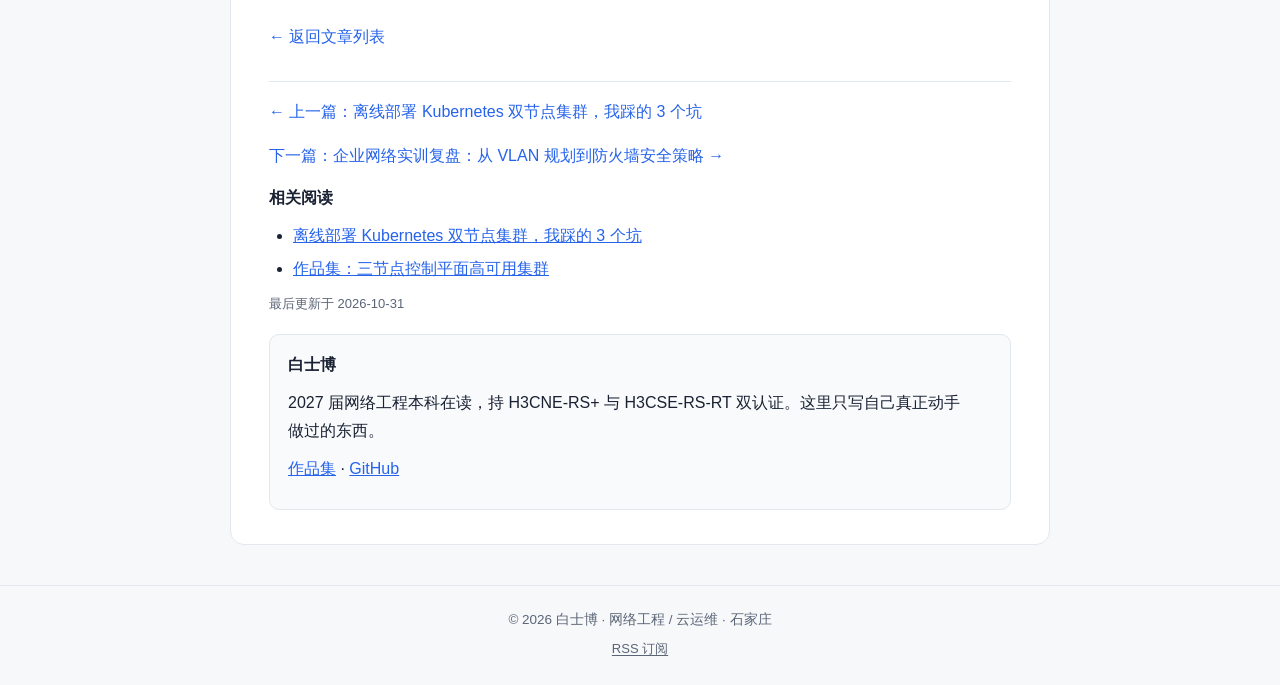
<file: posts/nginx-keepalived-haproxy-ha.html>
<!DOCTYPE html>
<html lang="zh-CN">
<head>
<meta charset="UTF-8">
<meta name="viewport" content="width=device-width, initial-scale=1.0">
<title>Nginx + Keepalived + HAProxy 高可用实测 — 白士博的技术博客</title>
<meta name="description" content="Nginx + Keepalived + HAProxy 高可用实测：停掉主节点后 VIP 漂移、HAProxy 自动摘除故障后端的完整验证过程与关键参数记录。">
<link rel="canonical" href="https://baishibo.is-a.dev/posts/nginx-keepalived-haproxy-ha.html">
<meta property="og:type" content="article">
<meta property="og:site_name" content="白士博的技术博客">
<meta property="og:locale" content="zh_CN">
<meta property="og:title" content="Nginx + Keepalived + HAProxy 高可用实测：停掉主节点之后发生了什么">
<meta property="og:description" content="Nginx + Keepalived + HAProxy 高可用实测：停掉主节点后 VIP 漂移、HAProxy 自动摘除故障后端的完整验证过程与关键参数记录。">
<meta property="og:url" content="https://baishibo.is-a.dev/posts/nginx-keepalived-haproxy-ha.html">
<meta property="og:image" content="https://baishibo.is-a.dev/assets/og-default.png">
<meta property="og:image:width" content="1200">
<meta property="og:image:height" content="630">
<meta name="twitter:card" content="summary_large_image">
<meta name="twitter:title" content="Nginx + Keepalived + HAProxy 高可用实测：停掉主节点之后发生了什么">
<meta name="twitter:description" content="Nginx + Keepalived + HAProxy 高可用实测：停掉主节点后 VIP 漂移、HAProxy 自动摘除故障后端的完整验证过程与关键参数记录。">
<meta name="twitter:image" content="https://baishibo.is-a.dev/assets/og-default.png">
<meta property="article:published_time" content="2026-10-30T09:00:00+08:00">
<link rel="alternate" type="application/rss+xml" title="白士博的技术博客 RSS" href="../feed.xml">
<link rel="stylesheet" href="../assets/style.css">
<link rel="icon" type="image/svg+xml" href="../assets/favicon.svg">
<link rel="apple-touch-icon" href="../assets/apple-touch-icon.png">

<script type="application/ld+json">
{
  "@context": "https://schema.org",
  "@type": "BlogPosting",
  "headline": "Nginx + Keepalived + HAProxy 高可用实测：停掉主节点之后发生了什么",
  "datePublished": "2026-10-30",
  "dateModified": "2026-10-31",
  "inLanguage": "zh-CN",
  "author": {
    "@type": "Person",
    "name": "白士博",
    "url": "https://baishibo.is-a.dev/",
    "sameAs": [
      "https://github.com/bai265272-rgb"
    ],
    "description": "2027 届网络工程本科在读，持 H3CNE-RS+ 与 H3CSE-RS-RT 双认证，专注网络工程、Linux 运维与 Kubernetes 高可用。"
  },
  "description": "Nginx + Keepalived + HAProxy 高可用实测：停掉主节点后 VIP 漂移、HAProxy 自动摘除故障后端的完整验证过程与关键参数记录。",
  "mainEntityOfPage": "https://baishibo.is-a.dev/posts/nginx-keepalived-haproxy-ha.html",
  "image": "https://baishibo.is-a.dev/assets/og-default.png"
}
</script>
</head>
<body>
<a class="skip-link" href="#main">跳到正文</a>
<header class="site">
  <div class="wrap">
    <a class="logo" href="../index.html">baishibo<span>.is-a.dev</span></a>
    <nav class="main">
      <a href="../index.html" aria-current="page">文章</a>
      <a href="../portfolio.html">作品集</a>
      <a href="https://github.com/bai265272-rgb" target="_blank" rel="noopener">GitHub</a>
    </nav>
  </div>
</header>

<main class="wrap" id="main">
  <article class="post">
    <h1>Nginx + Keepalived + HAProxy 高可用实测：停掉主节点之后发生了什么</h1>
    <div class="meta"><time datetime="2026-10-30">2026-10-30</time> · 高可用 / Linux</div>

    <p>高可用架构最忌讳的就是“配置写完 = 高可用达成”。VIP 会不会漂移、后端挂了流量会不会还往死节点上打，只有真的把服务停掉才能知道答案。这篇记录我在云数据中心运维实训里搭的这套架构和它的完整故障验证过程。</p>

        <nav class="toc" aria-label="本文目录">
      <strong>本文目录</strong>
      <ol>
        <li><a href="#sec-1">架构分工</a></li>
        <li><a href="#sec-2">验证一：停掉主节点的 Keepalived</a></li>
        <li><a href="#sec-3">验证二：停掉一台后端 Nginx</a></li>
        <li><a href="#sec-4">顺带一提：同实训里的数据隔离</a></li>
      </ol>
    </nav>

<h2 id="sec-1">架构分工</h2>
    <table>
      <tr><th>组件</th><th>职责</th></tr>
      <tr><td>Keepalived</td><td>维护虚拟 IP（VIP）192.168.36.100，主节点故障时把 VIP 漂移到备节点</td></tr>
      <tr><td>HAProxy</td><td>对后端做轮询分发，并持续健康检查，自动摘除故障后端</td></tr>
      <tr><td>Nginx</td><td>实际提供 Web 服务的后端（源码编译部署），同时做反向代理</td></tr>
    </table>
    <p>HAProxy 的健康检查参数用的是 <code>inter 2000 fall 3 rise 2</code>：每 2 秒检查一次，连续 3 次失败判定后端下线，连续 2 次成功才重新上线。这个参数组合的意思是“宁可慢一点摘除，也不要因为一次网络抖动就误杀后端”。</p>

        <p>主节点的 keepalived.conf（摘自实训报告原文，认证口令已隐去）：</p>
    <pre><code>! Configuration File for keepalived

global_defs {
    router_id nginx_master_132
}

vrrp_script check_nginx {
    script "/usr/bin/systemctl is-active nginx"
    interval 2
    weight -20
    fall 2
    rise 2
}

vrrp_instance nginx_vip {
    state MASTER
    interface ens160
    virtual_router_id 50
    priority 100
    advert_int 1
    authentication {
        auth_type PASS
        auth_pass ********
    }
    virtual_ipaddress {
        192.168.36.100/24 dev ens160
    }
    track_script {
        check_nginx
    }
}</code></pre>
    <p>备节点只有三处不同：router_id 改为 nginx_backup_133、state 改为 BACKUP、priority 改为 90。关键在 vrrp_script：每 2 秒检查一次 Nginx，连续 2 次失败就把本机优先级扣 20 分——100 减 20 等于 80，低于备节点的 90，VIP 不等节点宕机就会自己漂移过去。下面的两次验证，验的就是这段配置。</p>

<h2 id="sec-2">验证一：停掉主节点的 Keepalived</h2>
    <p><strong>操作：</strong>在主节点上停止 Keepalived 服务，持续访问 VIP 提供的 Web 服务。</p>
    <p><strong>结果：</strong>VIP 自动漂移到备节点，Web 访问短暂波动后恢复，用户侧感知不到节点已经换了一台。如果漂移失败，VIP 会成为一个谁都不响应的地址，整个验证的意义就在这里——不停一次，你永远不知道漂移脚本和优先级配置到底对不对。</p>

    <figure><a href="../assets/img/p3-vip-failover.webp" target="_blank" rel="noopener"><img src="../assets/img/p3-vip-failover.webp" alt="停止 master1 的 Keepalived 后三台节点同时监视 VIP 的时间线：3 秒漂移、11 秒回切" loading="lazy" width="804" height="428"></a><figcaption>验证一的证据：停掉主节点 Keepalived 后，VIP 在约 3 秒内漂移到备节点</figcaption></figure>

    <h2 id="sec-3">验证二：停掉一台后端 Nginx</h2>
    <p><strong>操作：</strong>保持 VIP 不动，单独停止其中一台后端的 Nginx。</p>
    <p><strong>结果：</strong>HAProxy 在健康检查连续失败达到阈值后自动摘除该后端，后续请求全部由存活后端承接，没有出现 502 也没有把请求继续打给已停的服务。恢复这台 Nginx 后，连续检查成功，它又被自动加回轮询。</p>

    <div class="warn"><strong>容易漏的一步：</strong>验证做完一定要把服务恢复、再确认一遍 VIP 归属和后端状态。实训环境无所谓，生产环境里“测完忘了恢复”本身就是一次事故。</div>

    <figure><a href="../assets/img/p1-haproxy-stats.webp" target="_blank" rel="noopener"><img src="../assets/img/p1-haproxy-stats.webp" alt="HAProxy 状态页局部：一台后端显示 DOWN（L4CON），其余两台 UP（L7OK/200）" loading="lazy" width="852" height="118"></a><figcaption>验证二的证据：故障后端被 HAProxy 自动摘除（DOWN），其余后端正常（L7OK/200）</figcaption></figure>

    <h2 id="sec-4">顺带一提：同实训里的数据隔离</h2>
    <p>这套环境里 MySQL 用了多实例部署：3307 / 3308 两个实例各自独立的 socket 与数据目录，在同一台机器上实现业务数据隔离和独立启停。思路和上面一脉相承——隔离边界先划清楚，故障才不会互相传染。</p>

    <div class="note"><strong>复盘一句话：</strong>高可用的交付标准不是配置文件，而是故障验证记录：停什么、多久恢复、用户侧现象如何，三项写全了才算做完。</div>

    <a class="back" href="../index.html">← 返回文章列表</a>
      <nav class="post-nav" aria-label="文章导航">
      <div class="post-nav-links">
        <a class="prev" href="kubernetes-offline-3-pits.html">← 上一篇：离线部署 Kubernetes 双节点集群，我踩的 3 个坑</a>
        <a class="next" href="enterprise-network-training.html">下一篇：企业网络实训复盘：从 VLAN 规划到防火墙安全策略 →</a>
      </div>
      <div class="related">
        <strong>相关阅读</strong>
        <ul>
        <li><a href="kubernetes-offline-3-pits.html">离线部署 Kubernetes 双节点集群，我踩的 3 个坑</a></li>
        <li><a href="../portfolio.html#p3">作品集：三节点控制平面高可用集群</a></li>
        </ul>
      </div>
      <p class="updated">最后更新于 2026-10-31</p>
    </nav>
    <div class="author-card">
      <div class="author-name">白士博</div>
      <p>2027 届网络工程本科在读，持 H3CNE-RS+ 与 H3CSE-RS-RT 双认证。这里只写自己真正动手做过的东西。</p>
      <p><a href="../portfolio.html">作品集</a> · <a href="https://github.com/bai265272-rgb" target="_blank" rel="noopener">GitHub</a></p>
    </div>
</article>
</main>

<footer class="site">
  <div class="wrap">© 2026 白士博 · 网络工程 / 云运维 · 石家庄<br><a class="rss" href="/feed.xml">RSS 订阅</a></div>
</footer>
</body>
</html>
</file>
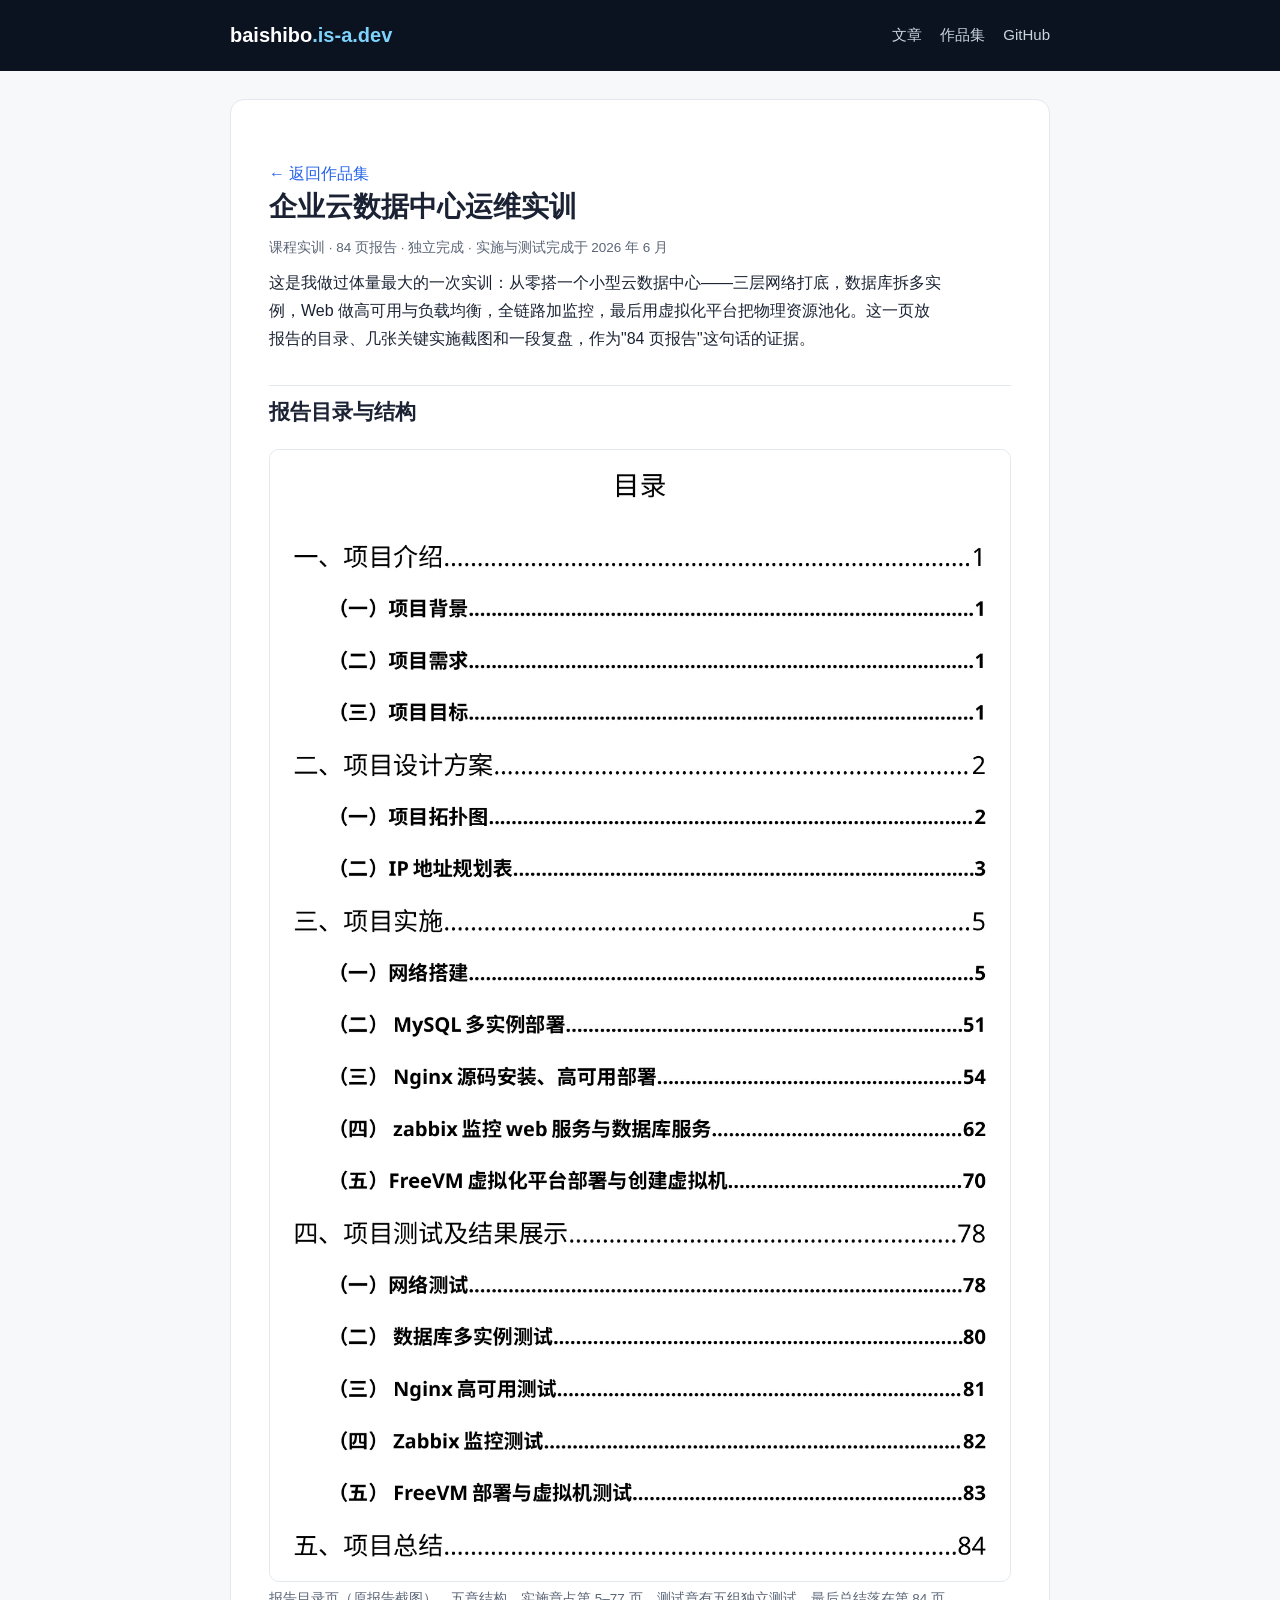
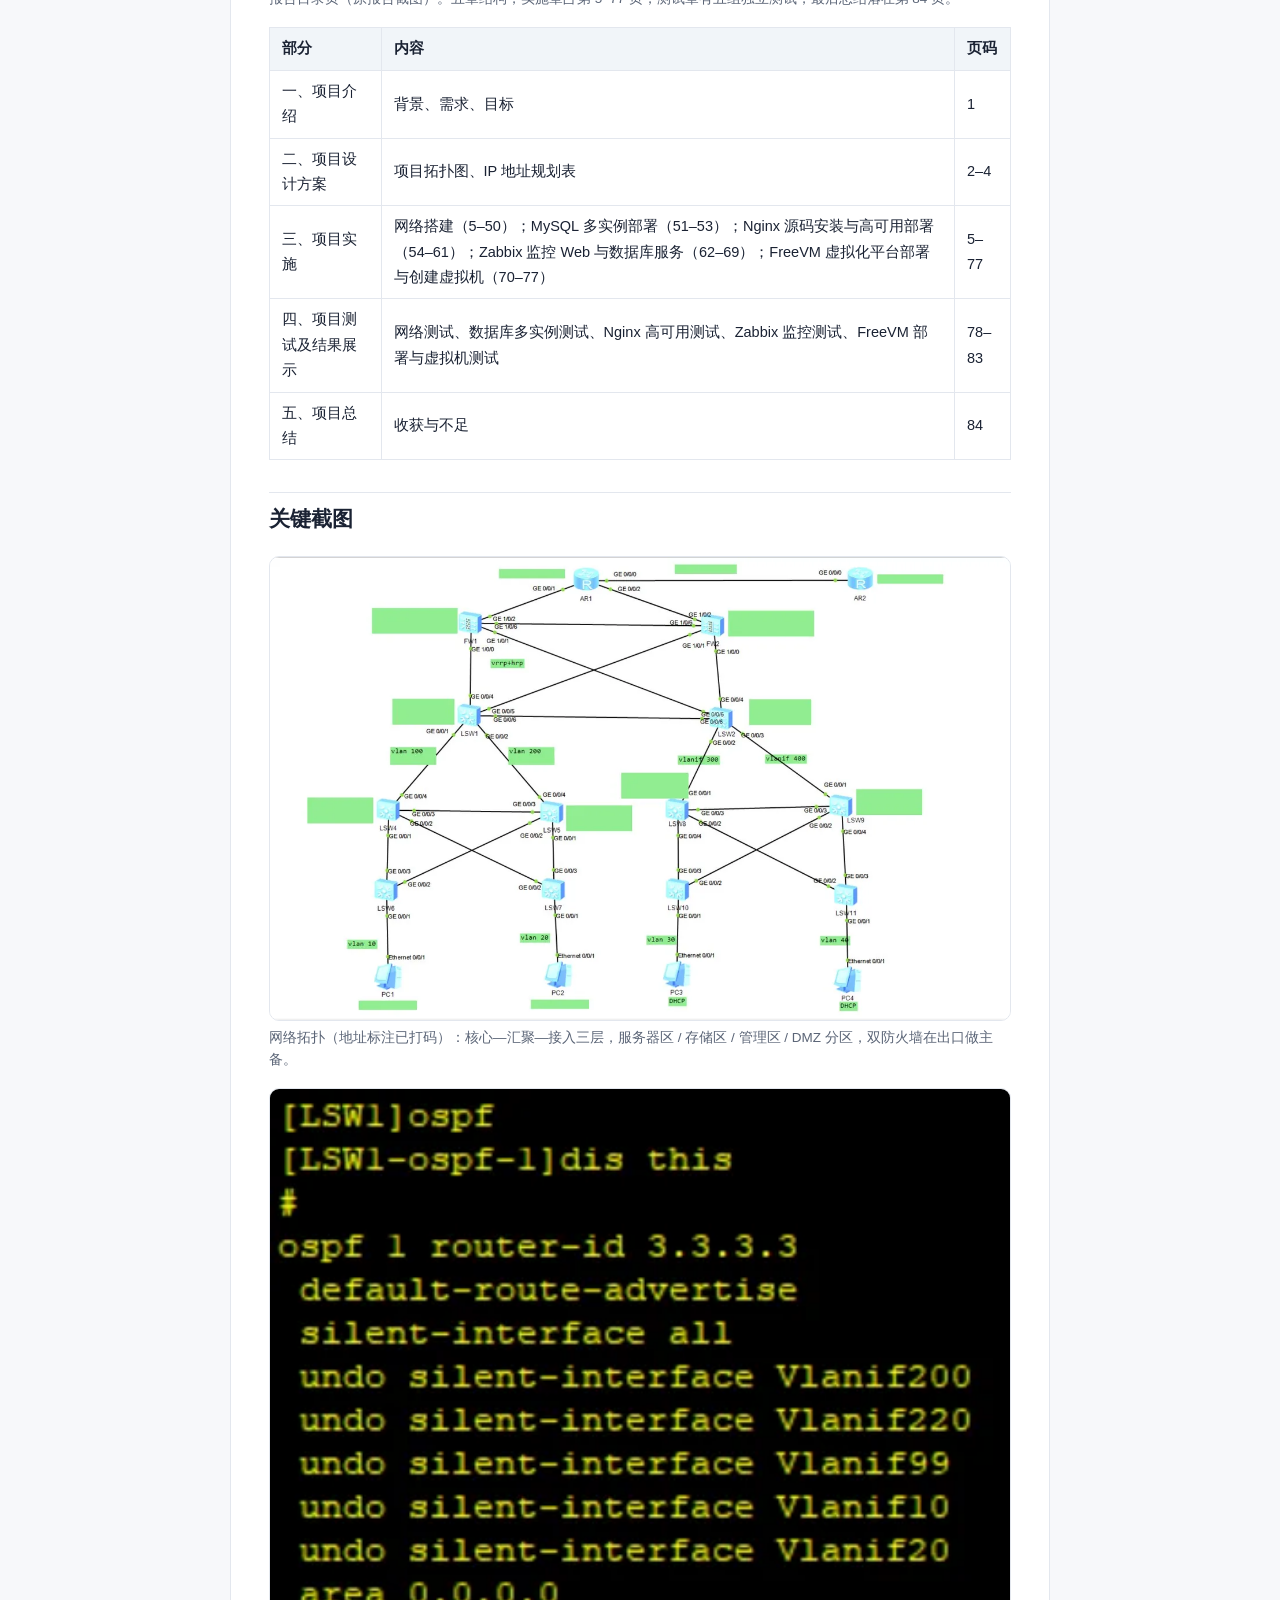
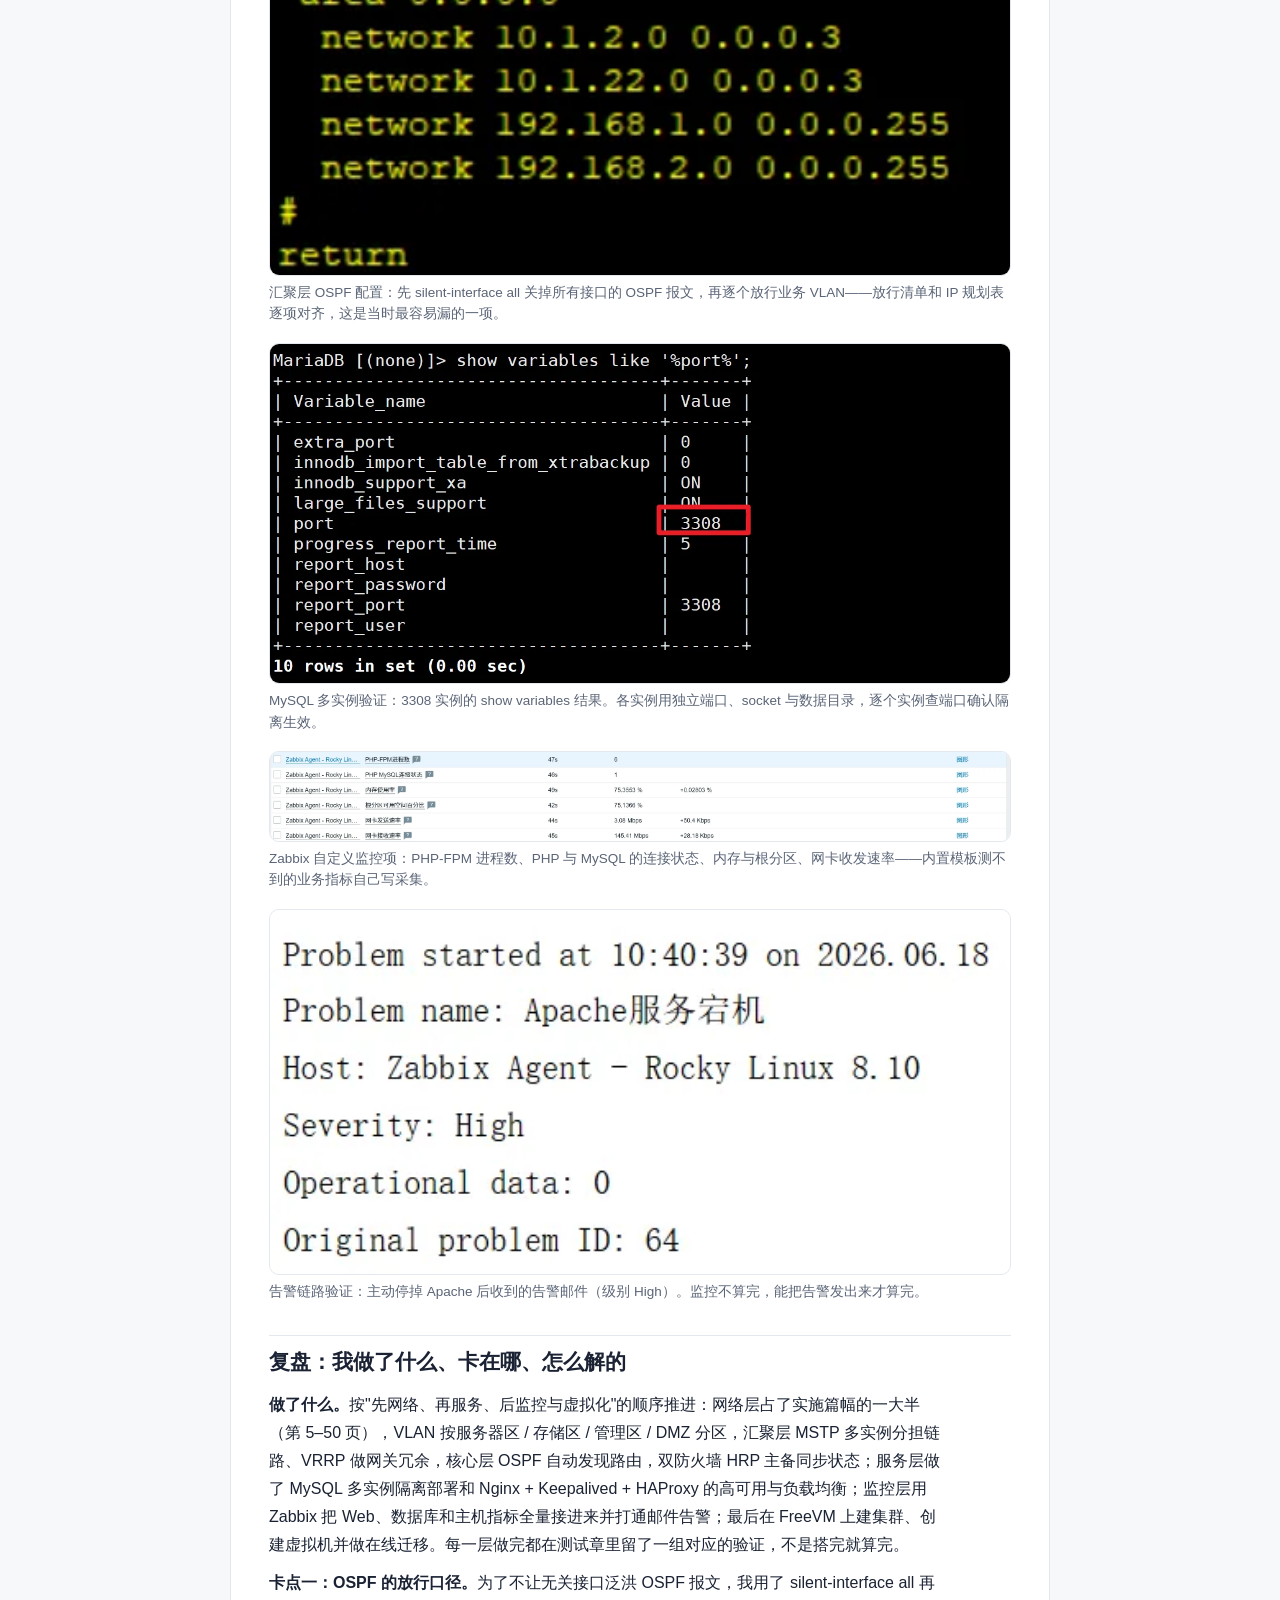
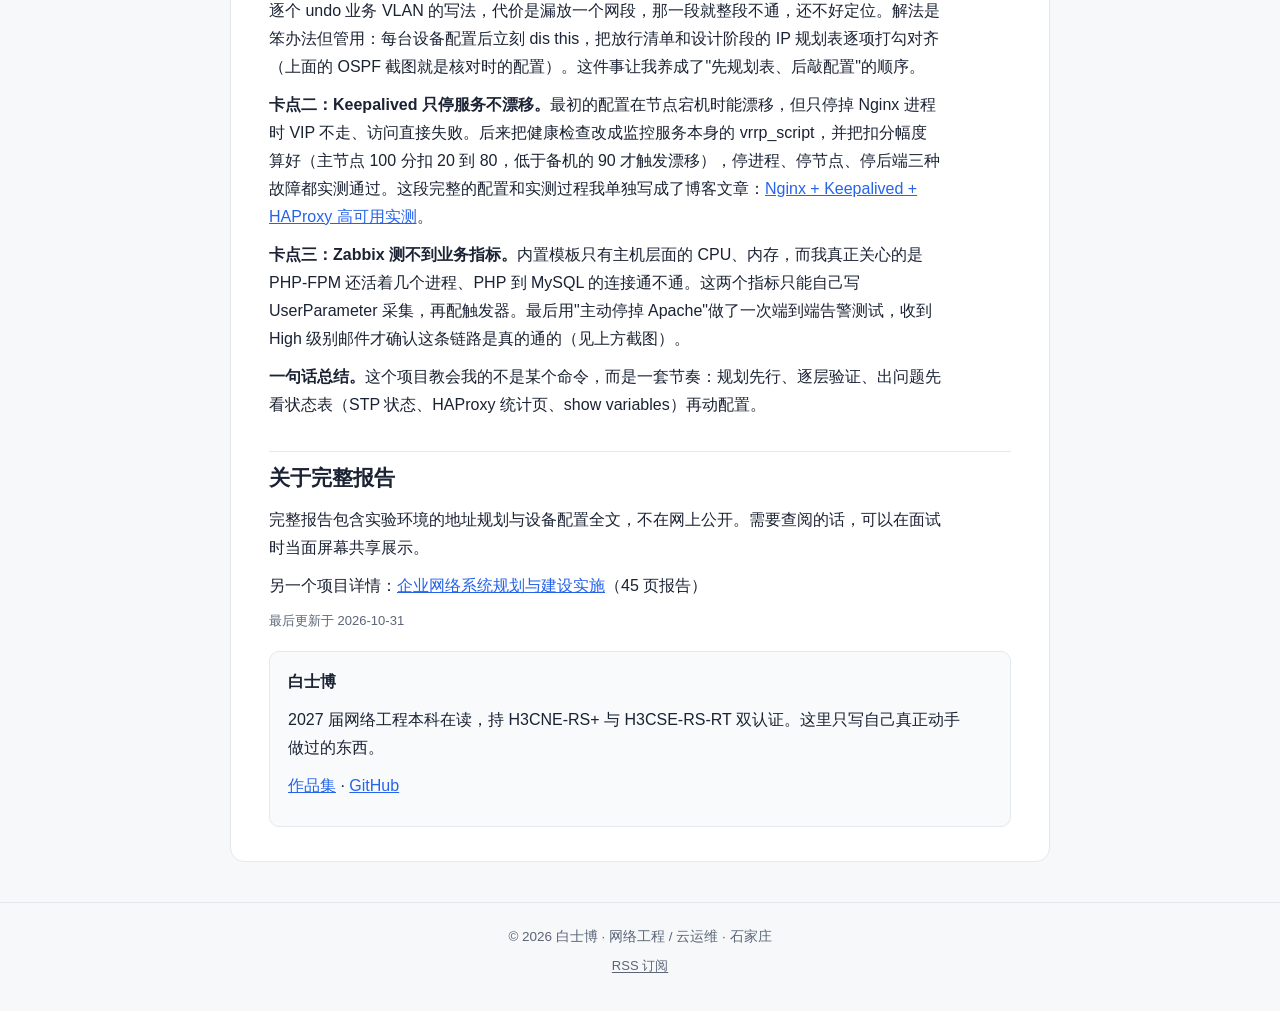
<file: projects/p1.html>
<!DOCTYPE html>
<html lang="zh-CN">
<head>
<meta charset="UTF-8">
<meta name="viewport" content="width=device-width, initial-scale=1.0">
<title>企业云数据中心运维实训 · 项目详情 — 白士博的技术博客</title>
<meta name="description" content="企业云数据中心运维实训的项目详情页：84 页实训报告的目录与结构、关键实施截图（网络拓扑、OSPF、MySQL 多实例、Zabbix 监控与告警），以及一段我做了什么、卡在哪、怎么解的复盘。">
<link rel="canonical" href="https://baishibo.is-a.dev/projects/p1.html">
<meta property="og:type" content="article">
<meta property="og:site_name" content="白士博的技术博客">
<meta property="og:locale" content="zh_CN">
<meta property="og:title" content="企业云数据中心运维实训 · 项目详情 | 白士博">
<meta property="og:description" content="84 页实训报告的目录、关键截图与复盘：三层组网、MySQL 多实例、Nginx 高可用、Zabbix 监控、FreeVM 虚拟化。">
<meta property="og:url" content="https://baishibo.is-a.dev/projects/p1.html">
<meta property="og:image" content="https://baishibo.is-a.dev/assets/og-default.png">
<meta property="og:image:width" content="1200">
<meta property="og:image:height" content="630">
<meta name="twitter:card" content="summary_large_image">
<meta name="twitter:title" content="企业云数据中心运维实训 · 项目详情 | 白士博">
<meta name="twitter:description" content="84 页实训报告的目录、关键截图与复盘：三层组网、MySQL 多实例、Nginx 高可用、Zabbix 监控、FreeVM 虚拟化。">
<meta name="twitter:image" content="https://baishibo.is-a.dev/assets/og-default.png">
<meta property="article:published_time" content="2026-10-30T09:00:00+08:00">
<link rel="alternate" type="application/rss+xml" title="白士博的技术博客 RSS" href="../feed.xml">
<link rel="stylesheet" href="../assets/style.css">
<link rel="icon" type="image/svg+xml" href="../assets/favicon.svg">
<link rel="apple-touch-icon" href="../assets/apple-touch-icon.png">

<script type="application/ld+json">
{
  "@context": "https://schema.org",
  "@type": "CreativeWork",
  "name": "企业云数据中心运维实训",
  "url": "https://baishibo.is-a.dev/projects/p1.html",
  "inLanguage": "zh-CN",
  "author": {
    "@type": "Person",
    "name": "白士博",
    "url": "https://baishibo.is-a.dev/",
    "sameAs": [
      "https://github.com/bai265272-rgb"
    ]
  },
  "description": "84 页课程实训报告的公开详情页：目录与结构、关键实施截图和复盘。涵盖三层组网（VLAN/MSTP/VRRP/OSPF/双防火墙 HRP）、MySQL 多实例、Nginx+Keepalived+HAProxy 高可用、Zabbix 监控告警与 FreeVM 虚拟化。",
  "image": "https://baishibo.is-a.dev/assets/og-default.png"
}
</script>
</head>
<body>
<a class="skip-link" href="#main">跳到正文</a>
<header class="site">
  <div class="wrap">
    <a class="logo" href="../index.html">baishibo<span>.is-a.dev</span></a>
    <nav class="main">
      <a href="../index.html">文章</a>
      <a href="../portfolio.html" aria-current="true">作品集</a>
      <a href="https://github.com/bai265272-rgb" target="_blank" rel="noopener">GitHub</a>
    </nav>
  </div>
</header>

<main class="wrap" id="main">
  <article class="post">
    <a class="back" href="../portfolio.html#p1">← 返回作品集</a>
    <h1>企业云数据中心运维实训</h1>
    <p class="meta">课程实训 · 84 页报告 · 独立完成 · 实施与测试完成于 2026 年 6 月</p>

    <p>这是我做过体量最大的一次实训：从零搭一个小型云数据中心——三层网络打底，数据库拆多实例，Web 做高可用与负载均衡，全链路加监控，最后用虚拟化平台把物理资源池化。这一页放报告的目录、几张关键实施截图和一段复盘，作为"84 页报告"这句话的证据。</p>

    <h2 id="sec-1">报告目录与结构</h2>
        <figure><a href="../assets/img/p1-toc.webp" target="_blank" rel="noopener"><img src="../assets/img/p1-toc.webp" alt="实训报告目录页：五章结构，末页为第 84 页" width="1233" height="1884" loading="lazy"></a><figcaption>报告目录页（原报告截图）。五章结构，实施章占第 5–77 页，测试章有五组独立测试，最后总结落在第 84 页。</figcaption></figure>
    <table>
      <thead><tr><th>部分</th><th>内容</th><th>页码</th></tr></thead>
      <tbody>
        <tr><td>一、项目介绍</td><td>背景、需求、目标</td><td>1</td></tr>
        <tr><td>二、项目设计方案</td><td>项目拓扑图、IP 地址规划表</td><td>2–4</td></tr>
        <tr><td>三、项目实施</td><td>网络搭建（5–50）；MySQL 多实例部署（51–53）；Nginx 源码安装与高可用部署（54–61）；Zabbix 监控 Web 与数据库服务（62–69）；FreeVM 虚拟化平台部署与创建虚拟机（70–77）</td><td>5–77</td></tr>
        <tr><td>四、项目测试及结果展示</td><td>网络测试、数据库多实例测试、Nginx 高可用测试、Zabbix 监控测试、FreeVM 部署与虚拟机测试</td><td>78–83</td></tr>
        <tr><td>五、项目总结</td><td>收获与不足</td><td>84</td></tr>
      </tbody>
    </table>

    <h2 id="sec-2">关键截图</h2>
        <figure><a href="../assets/img/p1-topology.webp" target="_blank" rel="noopener"><img src="../assets/img/p1-topology.webp" alt="云数据中心网络拓扑：核心、汇聚、接入三层与双防火墙" width="1280" height="801" loading="lazy"></a><figcaption>网络拓扑（地址标注已打码）：核心—汇聚—接入三层，服务器区 / 存储区 / 管理区 / DMZ 分区，双防火墙在出口做主备。</figcaption></figure>
        <figure><a href="../assets/img/p1-ospf.webp" target="_blank" rel="noopener"><img src="../assets/img/p1-ospf.webp" alt="汇聚交换机 LSW1 的 OSPF 配置：silent-interface 与逐个放行的业务 VLAN" width="409" height="434" loading="lazy"></a><figcaption>汇聚层 OSPF 配置：先 silent-interface all 关掉所有接口的 OSPF 报文，再逐个放行业务 VLAN——放行清单和 IP 规划表逐项对齐，这是当时最容易漏的一项。</figcaption></figure>
        <figure><a href="../assets/img/p1-mariadb.webp" target="_blank" rel="noopener"><img src="../assets/img/p1-mariadb.webp" alt="MariaDB 实例变量查询：port 为 3308" width="1235" height="566" loading="lazy"></a><figcaption>MySQL 多实例验证：3308 实例的 show variables 结果。各实例用独立端口、socket 与数据目录，逐个实例查端口确认隔离生效。</figcaption></figure>
        <figure><a href="../assets/img/p1-zabbix-items.webp" target="_blank" rel="noopener"><img src="../assets/img/p1-zabbix-items.webp" alt="Zabbix 最新数据：PHP-FPM 进程数、PHP MySQL 连接状态等自定义监控项" width="2245" height="269" loading="lazy"></a><figcaption>Zabbix 自定义监控项：PHP-FPM 进程数、PHP 与 MySQL 的连接状态、内存与根分区、网卡收发速率——内置模板测不到的业务指标自己写采集。</figcaption></figure>
        <figure><a href="../assets/img/p1-zabbix-alert.webp" target="_blank" rel="noopener"><img src="../assets/img/p1-zabbix-alert.webp" alt="Zabbix 告警邮件：Apache 服务宕机，级别 High" width="451" height="222" loading="lazy"></a><figcaption>告警链路验证：主动停掉 Apache 后收到的告警邮件（级别 High）。监控不算完，能把告警发出来才算完。</figcaption></figure>

    <h2 id="sec-3">复盘：我做了什么、卡在哪、怎么解的</h2>
    <p><strong>做了什么。</strong>按"先网络、再服务、后监控与虚拟化"的顺序推进：网络层占了实施篇幅的一大半（第 5–50 页），VLAN 按服务器区 / 存储区 / 管理区 / DMZ 分区，汇聚层 MSTP 多实例分担链路、VRRP 做网关冗余，核心层 OSPF 自动发现路由，双防火墙 HRP 主备同步状态；服务层做了 MySQL 多实例隔离部署和 Nginx + Keepalived + HAProxy 的高可用与负载均衡；监控层用 Zabbix 把 Web、数据库和主机指标全量接进来并打通邮件告警；最后在 FreeVM 上建集群、创建虚拟机并做在线迁移。每一层做完都在测试章里留了一组对应的验证，不是搭完就算完。</p>
    <p><strong>卡点一：OSPF 的放行口径。</strong>为了不让无关接口泛洪 OSPF 报文，我用了 silent-interface all 再逐个 undo 业务 VLAN 的写法，代价是漏放一个网段，那一段就整段不通，还不好定位。解法是笨办法但管用：每台设备配置后立刻 dis this，把放行清单和设计阶段的 IP 规划表逐项打勾对齐（上面的 OSPF 截图就是核对时的配置）。这件事让我养成了"先规划表、后敲配置"的顺序。</p>
    <p><strong>卡点二：Keepalived 只停服务不漂移。</strong>最初的配置在节点宕机时能漂移，但只停掉 Nginx 进程时 VIP 不走、访问直接失败。后来把健康检查改成监控服务本身的 vrrp_script，并把扣分幅度算好（主节点 100 分扣 20 到 80，低于备机的 90 才触发漂移），停进程、停节点、停后端三种故障都实测通过。这段完整的配置和实测过程我单独写成了博客文章：<a href="../posts/nginx-keepalived-haproxy-ha.html">Nginx + Keepalived + HAProxy 高可用实测</a>。</p>
    <p><strong>卡点三：Zabbix 测不到业务指标。</strong>内置模板只有主机层面的 CPU、内存，而我真正关心的是 PHP-FPM 还活着几个进程、PHP 到 MySQL 的连接通不通。这两个指标只能自己写 UserParameter 采集，再配触发器。最后用"主动停掉 Apache"做了一次端到端告警测试，收到 High 级别邮件才确认这条链路是真的通的（见上方截图）。</p>
    <p><strong>一句话总结。</strong>这个项目教会我的不是某个命令，而是一套节奏：规划先行、逐层验证、出问题先看状态表（STP 状态、HAProxy 统计页、show variables）再动配置。</p>

    <h2 id="sec-4">关于完整报告</h2>
    <p>完整报告包含实验环境的地址规划与设备配置全文，不在网上公开。需要查阅的话，可以在面试时当面屏幕共享展示。</p>

    <p class="rel-article">另一个项目详情：<a href="p2.html">企业网络系统规划与建设实施</a>（45 页报告）</p>
    <p class="updated">最后更新于 2026-10-31</p>
    <div class="author-card">
      <div class="author-name">白士博</div>
      <p>2027 届网络工程本科在读，持 H3CNE-RS+ 与 H3CSE-RS-RT 双认证。这里只写自己真正动手做过的东西。</p>
      <p><a href="../portfolio.html">作品集</a> · <a href="https://github.com/bai265272-rgb" target="_blank" rel="noopener">GitHub</a></p>
    </div>
</article>
</main>

<footer class="site">
  <div class="wrap">© 2026 白士博 · 网络工程 / 云运维 · 石家庄<br><a class="rss" href="/feed.xml">RSS 订阅</a></div>
</footer>
</body>
</html>
</file>
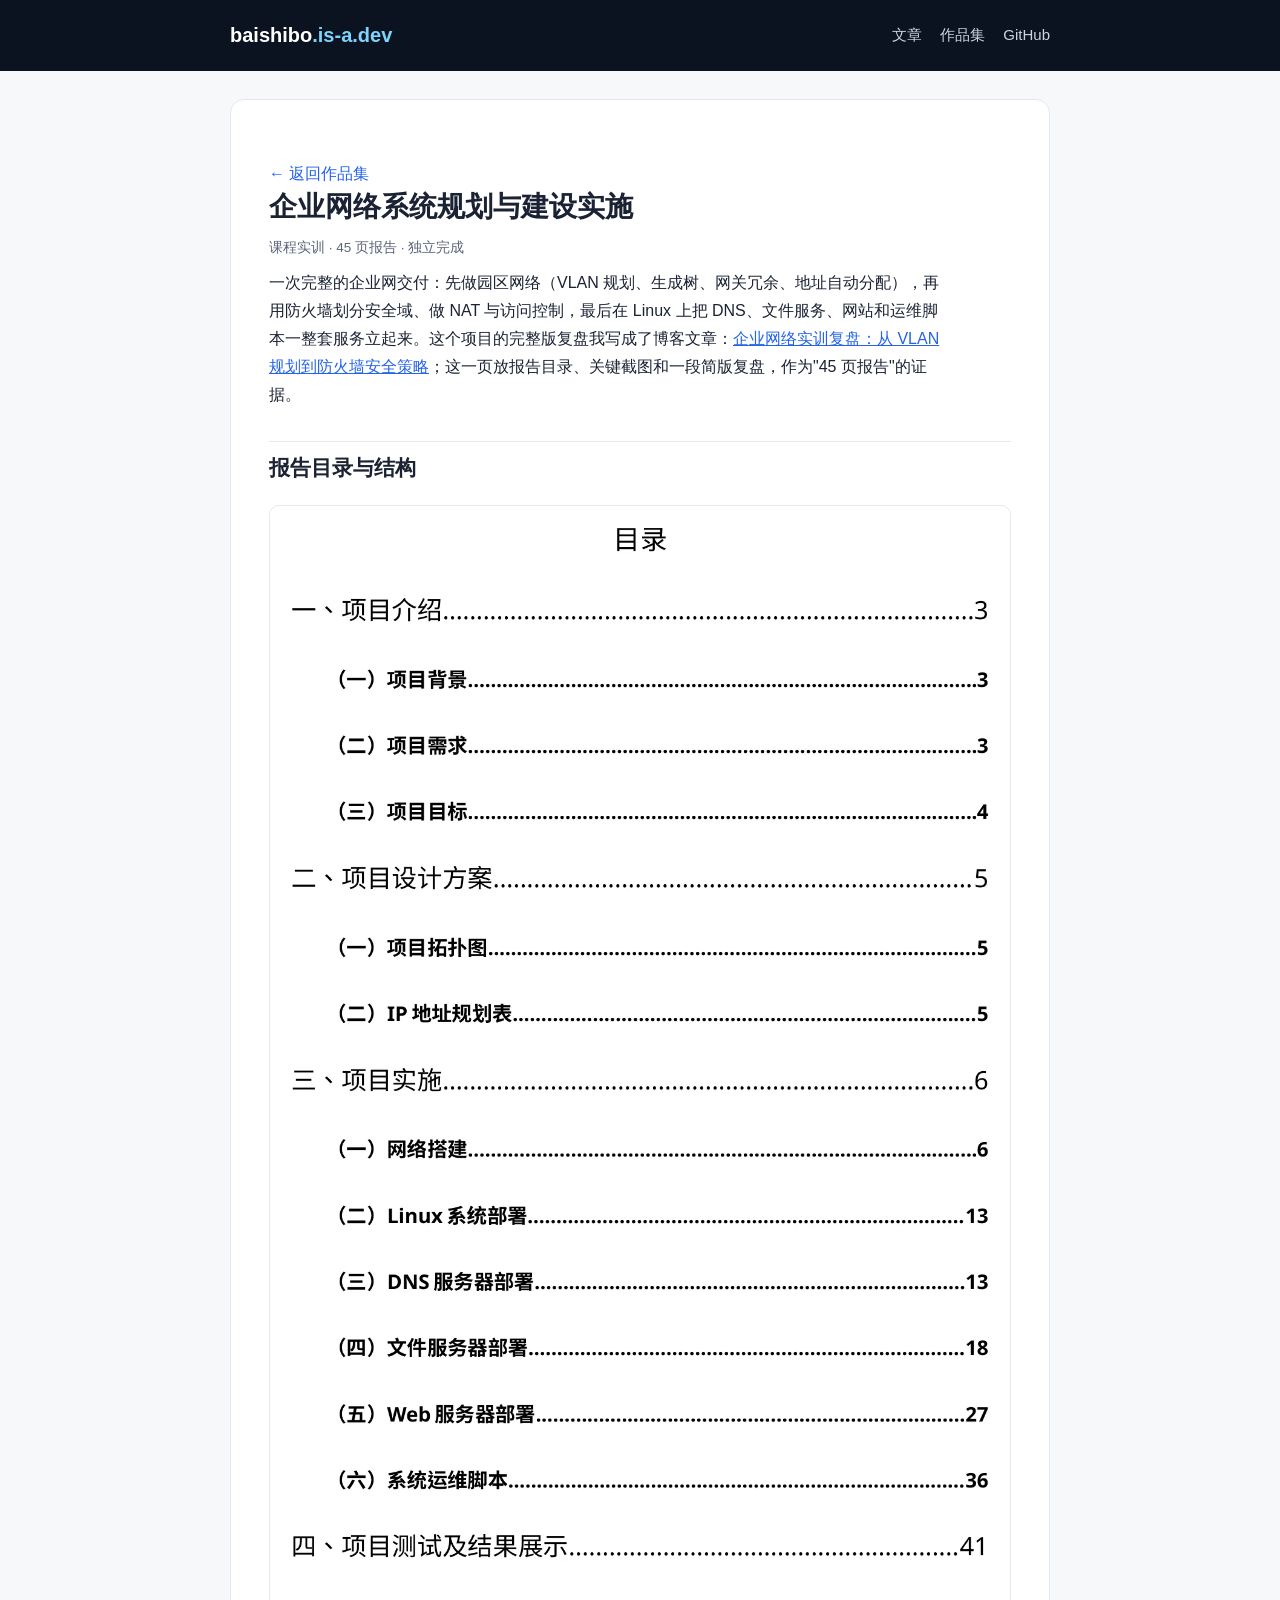
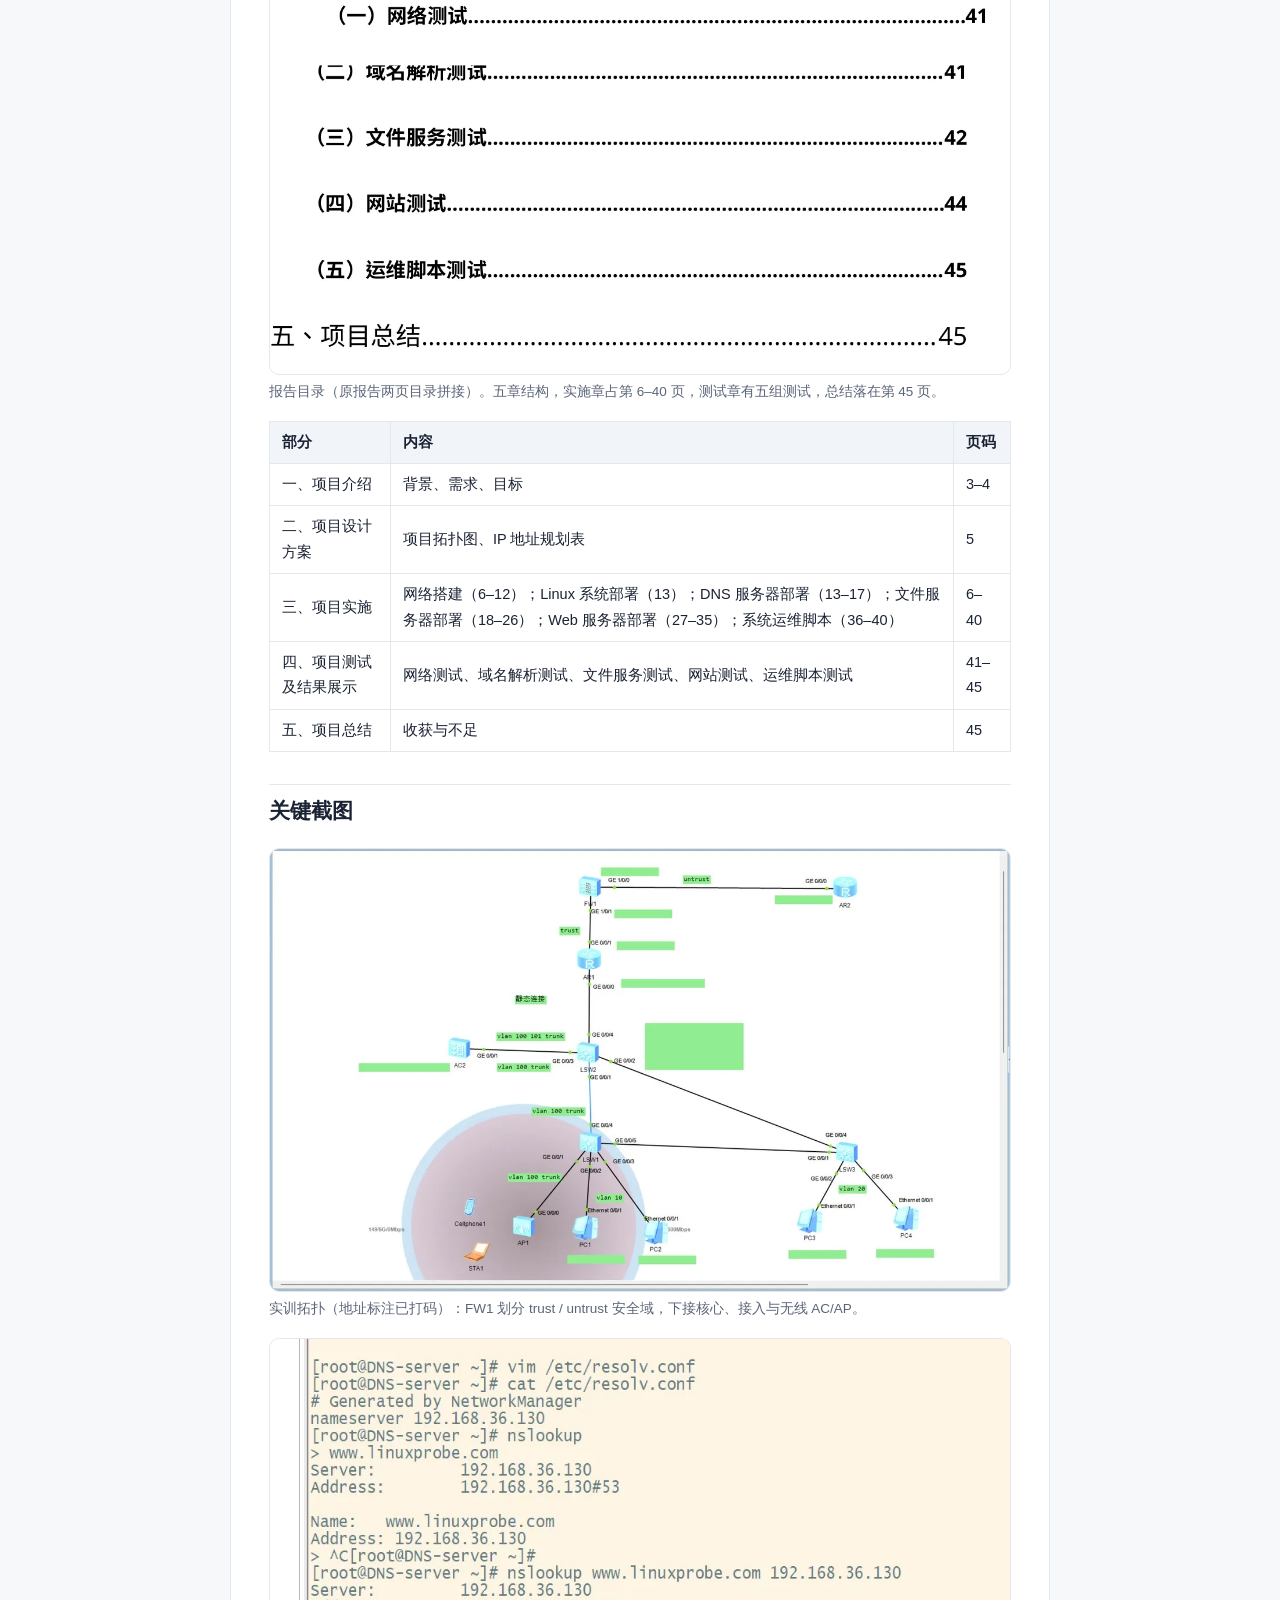
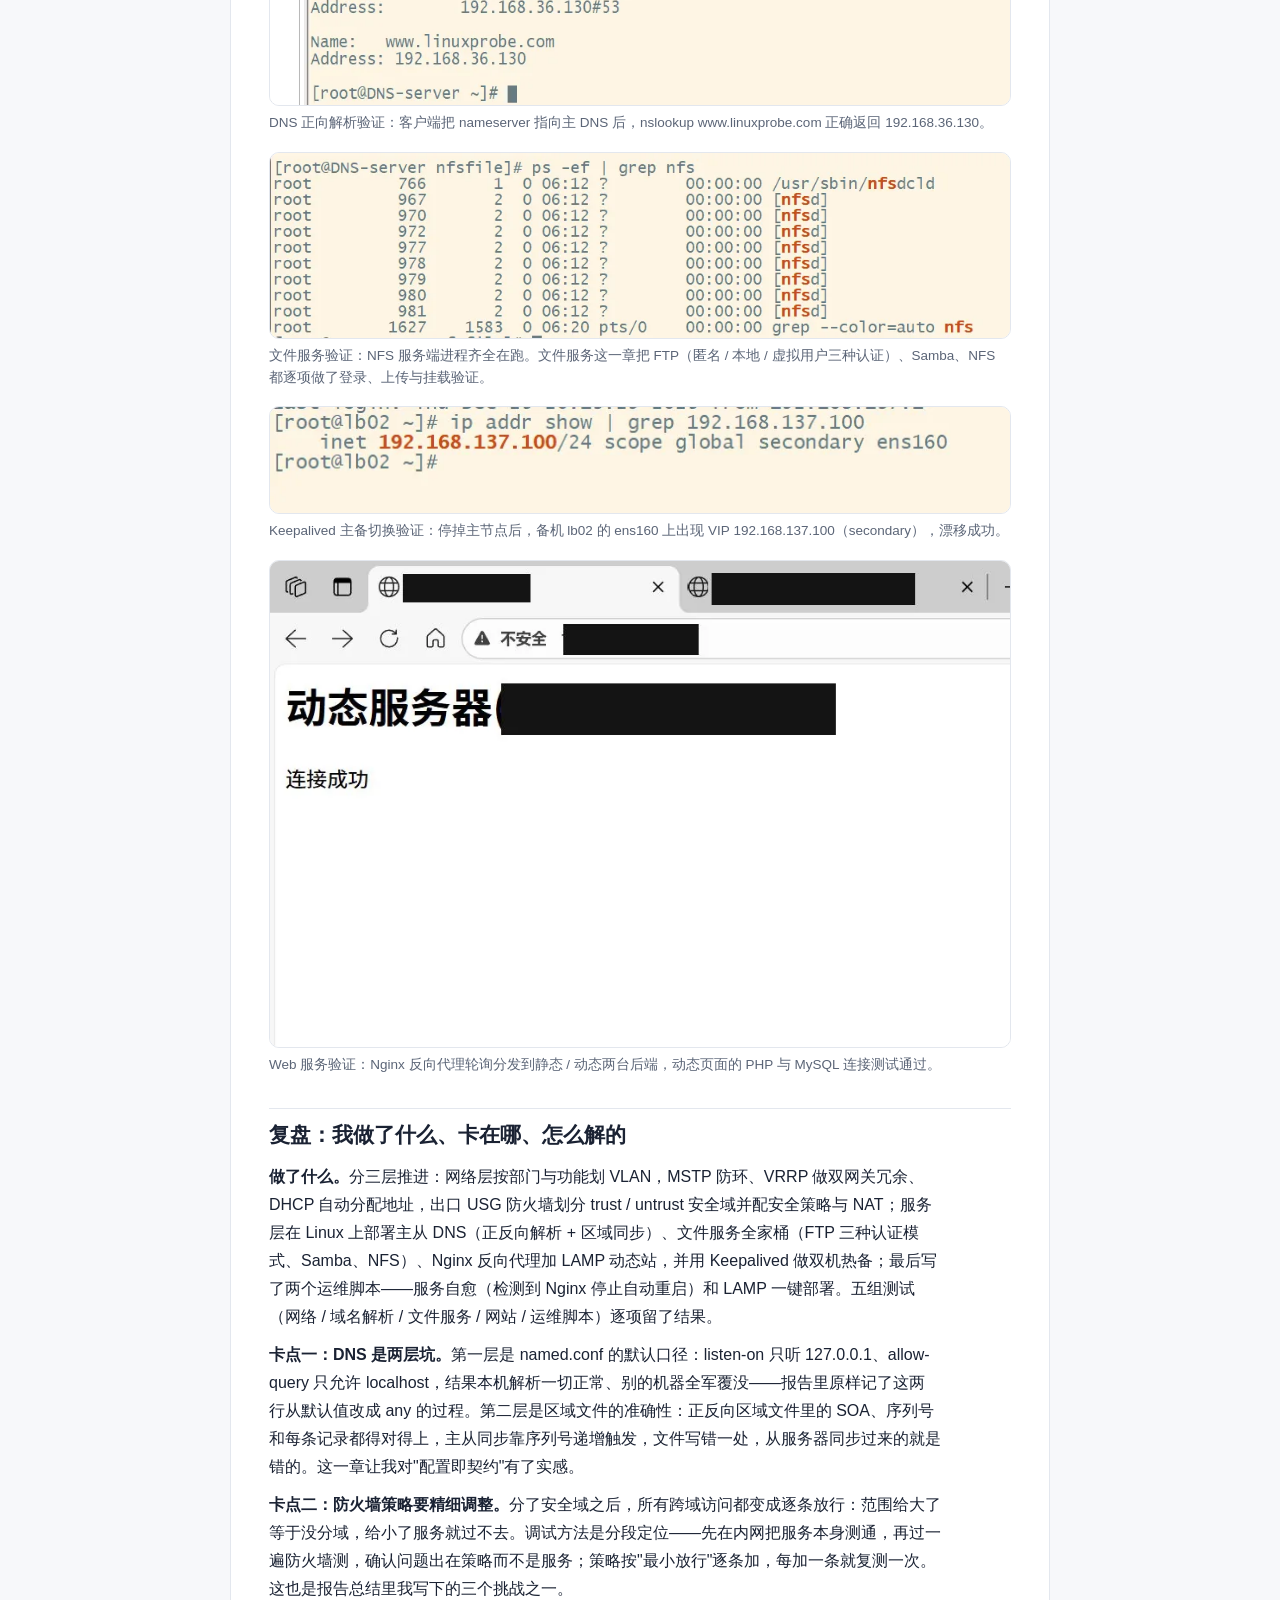
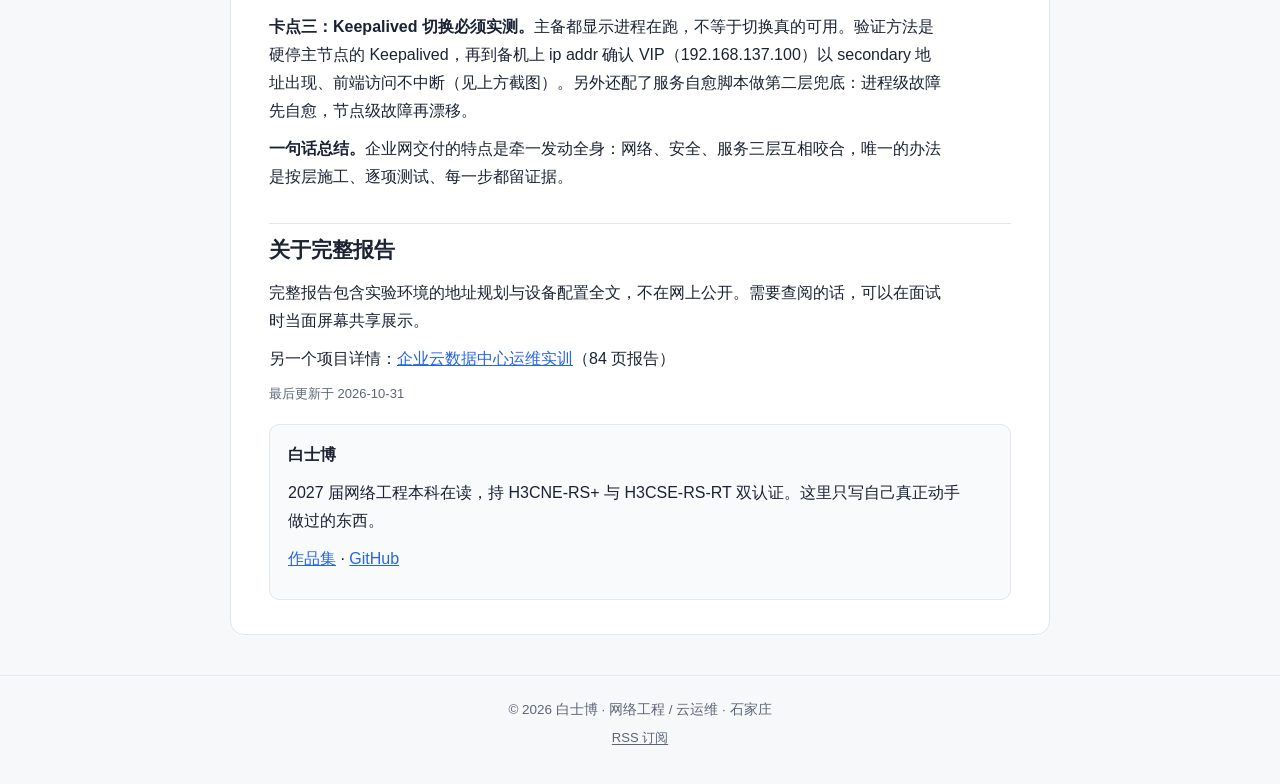
<file: projects/p2.html>
<!DOCTYPE html>
<html lang="zh-CN">
<head>
<meta charset="UTF-8">
<meta name="viewport" content="width=device-width, initial-scale=1.0">
<title>企业网络系统规划与建设实施 · 项目详情 — 白士博的技术博客</title>
<meta name="description" content="企业网络系统规划与建设实施的项目详情页：45 页实训报告的目录与结构、关键实施截图（网络拓扑、DNS 解析、NFS 文件服务、Keepalived VIP 漂移），以及一段我做了什么、卡在哪、怎么解的复盘。">
<link rel="canonical" href="https://baishibo.is-a.dev/projects/p2.html">
<meta property="og:type" content="article">
<meta property="og:site_name" content="白士博的技术博客">
<meta property="og:locale" content="zh_CN">
<meta property="og:title" content="企业网络系统规划与建设实施 · 项目详情 | 白士博">
<meta property="og:description" content="45 页实训报告的目录、关键截图与复盘：VLAN 规划、防火墙安全策略、DNS 主从、文件服务与 Web 高可用。">
<meta property="og:url" content="https://baishibo.is-a.dev/projects/p2.html">
<meta property="og:image" content="https://baishibo.is-a.dev/assets/og-default.png">
<meta property="og:image:width" content="1200">
<meta property="og:image:height" content="630">
<meta name="twitter:card" content="summary_large_image">
<meta name="twitter:title" content="企业网络系统规划与建设实施 · 项目详情 | 白士博">
<meta name="twitter:description" content="45 页实训报告的目录、关键截图与复盘：VLAN 规划、防火墙安全策略、DNS 主从、文件服务与 Web 高可用。">
<meta name="twitter:image" content="https://baishibo.is-a.dev/assets/og-default.png">
<meta property="article:published_time" content="2026-10-30T09:00:00+08:00">
<link rel="alternate" type="application/rss+xml" title="白士博的技术博客 RSS" href="../feed.xml">
<link rel="stylesheet" href="../assets/style.css">
<link rel="icon" type="image/svg+xml" href="../assets/favicon.svg">
<link rel="apple-touch-icon" href="../assets/apple-touch-icon.png">

<script type="application/ld+json">
{
  "@context": "https://schema.org",
  "@type": "CreativeWork",
  "name": "企业网络系统规划与建设实施",
  "url": "https://baishibo.is-a.dev/projects/p2.html",
  "inLanguage": "zh-CN",
  "author": {
    "@type": "Person",
    "name": "白士博",
    "url": "https://baishibo.is-a.dev/",
    "sameAs": [
      "https://github.com/bai265272-rgb"
    ]
  },
  "description": "45 页课程实训报告的公开详情页：目录与结构、关键实施截图和复盘。涵盖 VLAN/MSTP/VRRP/DHCP 组网、USG 防火墙安全域与 NAT、DNS 主从、FTP/Samba/NFS 文件服务、Nginx/LAMP 与 Keepalived 双机热备及运维脚本。",
  "image": "https://baishibo.is-a.dev/assets/og-default.png"
}
</script>
</head>
<body>
<a class="skip-link" href="#main">跳到正文</a>
<header class="site">
  <div class="wrap">
    <a class="logo" href="../index.html">baishibo<span>.is-a.dev</span></a>
    <nav class="main">
      <a href="../index.html">文章</a>
      <a href="../portfolio.html" aria-current="true">作品集</a>
      <a href="https://github.com/bai265272-rgb" target="_blank" rel="noopener">GitHub</a>
    </nav>
  </div>
</header>

<main class="wrap" id="main">
  <article class="post">
    <a class="back" href="../portfolio.html#p2">← 返回作品集</a>
    <h1>企业网络系统规划与建设实施</h1>
    <p class="meta">课程实训 · 45 页报告 · 独立完成</p>

    <p>一次完整的企业网交付：先做园区网络（VLAN 规划、生成树、网关冗余、地址自动分配），再用防火墙划分安全域、做 NAT 与访问控制，最后在 Linux 上把 DNS、文件服务、网站和运维脚本一整套服务立起来。这个项目的完整版复盘我写成了博客文章：<a href="../posts/enterprise-network-training.html">企业网络实训复盘：从 VLAN 规划到防火墙安全策略</a>；这一页放报告目录、关键截图和一段简版复盘，作为"45 页报告"的证据。</p>

    <h2 id="sec-1">报告目录与结构</h2>
        <figure><a href="../assets/img/p2-toc.webp" target="_blank" rel="noopener"><img src="../assets/img/p2-toc.webp" alt="实训报告目录页（两页拼接）：五章结构，末页为第 45 页" width="1223" height="2426" loading="lazy"></a><figcaption>报告目录（原报告两页目录拼接）。五章结构，实施章占第 6–40 页，测试章有五组测试，总结落在第 45 页。</figcaption></figure>
    <table>
      <thead><tr><th>部分</th><th>内容</th><th>页码</th></tr></thead>
      <tbody>
        <tr><td>一、项目介绍</td><td>背景、需求、目标</td><td>3–4</td></tr>
        <tr><td>二、项目设计方案</td><td>项目拓扑图、IP 地址规划表</td><td>5</td></tr>
        <tr><td>三、项目实施</td><td>网络搭建（6–12）；Linux 系统部署（13）；DNS 服务器部署（13–17）；文件服务器部署（18–26）；Web 服务器部署（27–35）；系统运维脚本（36–40）</td><td>6–40</td></tr>
        <tr><td>四、项目测试及结果展示</td><td>网络测试、域名解析测试、文件服务测试、网站测试、运维脚本测试</td><td>41–45</td></tr>
        <tr><td>五、项目总结</td><td>收获与不足</td><td>45</td></tr>
      </tbody>
    </table>

    <h2 id="sec-2">关键截图</h2>
        <figure><a href="../assets/img/p2-topology.webp" target="_blank" rel="noopener"><img src="../assets/img/p2-topology.webp" alt="企业网络拓扑：防火墙划分 trust/untrust 区、核心与接入交换机、无线 AC/AP 与终端" width="1280" height="765" loading="lazy"></a><figcaption>实训拓扑（地址标注已打码）：FW1 划分 trust / untrust 安全域，下接核心、接入与无线 AC/AP。</figcaption></figure>
        <figure><a href="../assets/img/p2-dns.webp" target="_blank" rel="noopener"><img src="../assets/img/p2-dns.webp" alt="DNS 正向解析测试：nslookup www.linuxprobe.com 返回 192.168.36.130" width="947" height="469" loading="lazy"></a><figcaption>DNS 正向解析验证：客户端把 nameserver 指向主 DNS 后，nslookup www.linuxprobe.com 正确返回 192.168.36.130。</figcaption></figure>
        <figure><a href="../assets/img/p2-nfs.webp" target="_blank" rel="noopener"><img src="../assets/img/p2-nfs.webp" alt="文件服务器上 NFS 服务进程运行状态" width="926" height="232" loading="lazy"></a><figcaption>文件服务验证：NFS 服务端进程齐全在跑。文件服务这一章把 FTP（匿名 / 本地 / 虚拟用户三种认证）、Samba、NFS 都逐项做了登录、上传与挂载验证。</figcaption></figure>
        <figure><a href="../assets/img/p2-vip.webp" target="_blank" rel="noopener"><img src="../assets/img/p2-vip.webp" alt="备机 lb02 上出现 VIP 192.168.137.100（secondary 地址）" width="749" height="107" loading="lazy"></a><figcaption>Keepalived 主备切换验证：停掉主节点后，备机 lb02 的 ens160 上出现 VIP 192.168.137.100（secondary），漂移成功。</figcaption></figure>
        <figure><a href="../assets/img/p2-nginx-dynamic.webp" target="_blank" rel="noopener"><img src="../assets/img/p2-nginx-dynamic.webp" alt="动态服务器页面：PHP 与 MySQL 连接成功" width="858" height="564" loading="lazy"></a><figcaption>Web 服务验证：Nginx 反向代理轮询分发到静态 / 动态两台后端，动态页面的 PHP 与 MySQL 连接测试通过。</figcaption></figure>

    <h2 id="sec-3">复盘：我做了什么、卡在哪、怎么解的</h2>
    <p><strong>做了什么。</strong>分三层推进：网络层按部门与功能划 VLAN，MSTP 防环、VRRP 做双网关冗余、DHCP 自动分配地址，出口 USG 防火墙划分 trust / untrust 安全域并配安全策略与 NAT；服务层在 Linux 上部署主从 DNS（正反向解析 + 区域同步）、文件服务全家桶（FTP 三种认证模式、Samba、NFS）、Nginx 反向代理加 LAMP 动态站，并用 Keepalived 做双机热备；最后写了两个运维脚本——服务自愈（检测到 Nginx 停止自动重启）和 LAMP 一键部署。五组测试（网络 / 域名解析 / 文件服务 / 网站 / 运维脚本）逐项留了结果。</p>
    <p><strong>卡点一：DNS 是两层坑。</strong>第一层是 named.conf 的默认口径：listen-on 只听 127.0.0.1、allow-query 只允许 localhost，结果本机解析一切正常、别的机器全军覆没——报告里原样记了这两行从默认值改成 any 的过程。第二层是区域文件的准确性：正反向区域文件里的 SOA、序列号和每条记录都得对得上，主从同步靠序列号递增触发，文件写错一处，从服务器同步过来的就是错的。这一章让我对"配置即契约"有了实感。</p>
    <p><strong>卡点二：防火墙策略要精细调整。</strong>分了安全域之后，所有跨域访问都变成逐条放行：范围给大了等于没分域，给小了服务就过不去。调试方法是分段定位——先在内网把服务本身测通，再过一遍防火墙测，确认问题出在策略而不是服务；策略按"最小放行"逐条加，每加一条就复测一次。这也是报告总结里我写下的三个挑战之一。</p>
    <p><strong>卡点三：Keepalived 切换必须实测。</strong>主备都显示进程在跑，不等于切换真的可用。验证方法是硬停主节点的 Keepalived，再到备机上 ip addr 确认 VIP（192.168.137.100）以 secondary 地址出现、前端访问不中断（见上方截图）。另外还配了服务自愈脚本做第二层兜底：进程级故障先自愈，节点级故障再漂移。</p>
    <p><strong>一句话总结。</strong>企业网交付的特点是牵一发动全身：网络、安全、服务三层互相咬合，唯一的办法是按层施工、逐项测试、每一步都留证据。</p>

    <h2 id="sec-4">关于完整报告</h2>
    <p>完整报告包含实验环境的地址规划与设备配置全文，不在网上公开。需要查阅的话，可以在面试时当面屏幕共享展示。</p>

    <p class="rel-article">另一个项目详情：<a href="p1.html">企业云数据中心运维实训</a>（84 页报告）</p>
    <p class="updated">最后更新于 2026-10-31</p>

    <div class="author-card">
      <div class="author-name">白士博</div>
      <p>2027 届网络工程本科在读，持 H3CNE-RS+ 与 H3CSE-RS-RT 双认证。这里只写自己真正动手做过的东西。</p>
      <p><a href="../portfolio.html">作品集</a> · <a href="https://github.com/bai265272-rgb" target="_blank" rel="noopener">GitHub</a></p>
    </div>
</article>
</main>

<footer class="site">
  <div class="wrap">© 2026 白士博 · 网络工程 / 云运维 · 石家庄<br><a class="rss" href="/feed.xml">RSS 订阅</a></div>
</footer>
</body>
</html>
</file>
<file: assets/style.css>
:root{
  --bg:#f7f8fa; --card:#fff; --ink:#1a2233; --muted:#5b6577; --line:#e3e7ee;
  --accent:#2563eb; --accent-ink:#fff; --code-bg:#0f172a; --code-ink:#e2e8f0;
  --radius:14px;
}
*{box-sizing:border-box}
body{margin:0;font-family:-apple-system,"Segoe UI","PingFang SC","Microsoft YaHei",sans-serif;background:var(--bg);color:var(--ink);line-height:1.75}
a{color:var(--accent);text-decoration:none}
a:hover{text-decoration:underline}
.wrap{max-width:860px;margin:0 auto;padding:0 20px}
header.site{background:#0b1220;color:#e8edf7;padding:18px 0}
header.site .wrap{display:flex;align-items:center;justify-content:space-between;gap:16px;flex-wrap:wrap}
.logo{font-size:20px;font-weight:700;color:#fff}
.logo span{color:#7dd3fc}
nav.main a{color:#cbd5e1;margin-left:18px;font-size:15px}
nav.main a:hover{color:#fff;text-decoration:none}
.hero{padding:44px 0 10px}
.hero h1{font-size:32px;margin:0 0 8px;line-height:1.3}
.hero p{color:var(--muted);margin:0;max-width:640px}
.tags{margin:16px 0 4px}
.tag{display:inline-block;background:#e8effe;color:#1d4ed8;border-radius:999px;padding:2px 12px;font-size:13px;margin:0 8px 8px 0}
.post-list{padding:18px 0 40px}
.post-card{background:var(--card);border:1px solid var(--line);border-radius:var(--radius);padding:22px 24px;margin:0 0 16px}
.post-card h2{margin:0 0 6px;font-size:21px;line-height:1.4}
.post-card h2 a{color:var(--ink)}
.post-card h2 a:hover{color:var(--accent);text-decoration:none}
.meta{color:var(--muted);font-size:13.5px;margin-bottom:8px}
.post-card p{margin:6px 0 0;color:#374151}
.post-card ul.points{margin:10px 0 2px;padding-left:20px;color:#374151}
.post-card ul.points li{margin:5px 0}
.section-head{font-size:23px;margin:30px 0 4px}
.section-sub{color:var(--muted);margin:0 0 16px}
.more-link{display:inline-block;margin:0 0 6px;font-size:15px}
article.post{background:var(--card);border:1px solid var(--line);border-radius:var(--radius);padding:34px 38px;margin:28px 0 40px}
article.post h1{font-size:28px;line-height:1.35;margin:0 0 8px}
article.post h2{font-size:21px;margin:32px 0 10px;padding-top:8px;border-top:1px solid var(--line)}
article.post h3{font-size:17px;margin:22px 0 8px}
article.post p{margin:10px 0}
article.post ul,article.post ol{margin:10px 0;padding-left:24px}
article.post li{margin:5px 0}
pre{background:var(--code-bg);color:var(--code-ink);border-radius:10px;padding:16px 18px;overflow-x:auto;font-size:13.5px;line-height:1.6}
code{font-family:ui-monospace,Consolas,Menlo,monospace;font-size:.92em}
p code,li code{background:#eef2f7;border-radius:5px;padding:1px 6px}
pre code{background:none;padding:0}
.note{background:#eff6ff;border-left:4px solid var(--accent);border-radius:0 10px 10px 0;padding:12px 16px;margin:16px 0}
.warn{background:#fff7ed;border-left:4px solid #ea580c;border-radius:0 10px 10px 0;padding:12px 16px;margin:16px 0}
table{border-collapse:collapse;width:100%;margin:14px 0;font-size:14.5px}
th,td{border:1px solid var(--line);padding:8px 12px;text-align:left}
th{background:#f1f5f9}
footer.site{border-top:1px solid var(--line);color:var(--muted);font-size:13.5px;padding:22px 0 34px;text-align:center}
.back{display:inline-block;margin:26px 0 0}
.post-card figure{margin:14px 0 4px}
.post-card figure img{width:100%;height:auto;display:block;border:1px solid var(--line);border-radius:10px}
.post-card figcaption{color:var(--muted);font-size:13.5px;margin-top:6px;line-height:1.6}
@media(max-width:640px){article.post{padding:24px 20px}.hero h1{font-size:26px}}

/* ===== 原 patch.css 补丁层（2026-10-31 起并入） ===== */
/* 审查整改补丁（2026-10-31）：无障碍 / 导航 / 行宽 / 响应式兜底，在 style.css 之后加载 */

/* 跳转链接：键盘用户可越过导航直达正文 */
.skip-link{position:absolute;left:16px;top:-64px;z-index:60;background:#0b1220;color:#fff;
  padding:10px 18px;border-radius:0 0 10px 10px;transition:top .15s ease}
.skip-link:focus{top:0;color:#fff;text-decoration:underline}

/* 可见焦点样式：浅色背景用深蓝 #2563eb（对比度 5.17:1），深色头部用亮蓝 */
:focus-visible{outline:3px solid #2563eb;outline-offset:2px;border-radius:4px}
header.site :focus-visible{outline-color:#7dd3fc}

/* 正文行内链接恢复下划线，不只靠颜色区分（WCAG 1.4.1） */
article.post p a,article.post li a,.post-card p a,.section-sub a{text-decoration:underline}

/* 导航改用 gap 布局，消除移动端折行后首项 18px 错位 */
nav.main{display:flex;align-items:center;gap:18px;flex-wrap:wrap}
nav.main a{margin-left:0}
nav.main a[aria-current="page"]{color:#fff;font-weight:600;
  border-bottom:2px solid #7dd3fc;padding-bottom:2px}

/* 流体字号：小屏自动收敛，不必多设断点 */
.hero h1{font-size:clamp(1.6rem,4.2vw,2rem)}
.section-head{font-size:clamp(1.3rem,3vw,1.45rem)}

/* 正文行宽收窄到中文舒适区（约 42 字/行以内） */
article.post p,article.post li{max-width:42em}

@media(max-width:640px){
  header.site{padding:14px 0}
  nav.main{gap:14px}
  /* 宽表格在小屏上横向滚动，不再硬挤列宽 */
  table{display:block;overflow-x:auto}
}

/* 卡片标题降为 h3 后的等效样式（标题层级整改） */
.post-card h3{margin:0 0 6px;font-size:21px;line-height:1.4}
.post-card h3 a{color:var(--ink)}
.post-card h3 a:hover{color:var(--accent);text-decoration:none}

/* 首页标签去按钮化：纯文本 + # 前缀，不再假装可点 */
.tag{background:none;color:var(--muted);padding:2px 8px 2px 0;font-size:13.5px}
.tag::before{content:"#";color:var(--accent);margin-right:2px}

/* 作品集图片可点开看大图 */
.post-card figure a{display:block}
.post-card figure a img{transition:opacity .15s ease}
.post-card figure a:hover img{opacity:.92}

/* 文章页：目录 / 上下篇 / 作者卡 / 证据图（第三批整改） */
.toc{background:#f8fafc;border:1px solid var(--line);border-radius:10px;padding:14px 18px;margin:18px 0 6px}
.toc strong{display:block;margin-bottom:6px}
.toc ol{margin:0;padding-left:22px}
.toc li{margin:3px 0}
article.post figure{margin:18px 0}
article.post figure img{width:100%;height:auto;display:block;border:1px solid var(--line);border-radius:10px}
article.post figcaption{color:var(--muted);font-size:13.5px;margin-top:6px;line-height:1.6}
.post-nav{border-top:1px solid var(--line);margin-top:30px;padding-top:16px}
.post-nav-links{display:flex;justify-content:space-between;gap:16px;flex-wrap:wrap;margin-bottom:14px}
.related strong{display:block;margin-bottom:4px}
.related ul{margin:4px 0;padding-left:20px}
.updated{color:var(--muted);font-size:13px;margin:12px 0 0}
.author-card{background:#f8fafc;border:1px solid var(--line);border-radius:10px;padding:16px 18px;margin-top:18px}
.author-name{font-weight:700;font-size:16px}
.author-card p{margin:6px 0 0}
.rel-article{margin-top:10px}

/* 第二轮复审补丁（2026-10-31）：页脚贴底 / 卡片行宽 / RSS 入口 */
body{min-height:100vh;display:flex;flex-direction:column}
main{flex:1}
.post-card p{max-width:42em}
footer.site .rss{display:inline-block;margin-top:6px;font-size:13px;color:var(--muted);
  text-decoration:underline;text-underline-offset:2px}
footer.site .rss:hover{color:var(--accent)}
</file>
